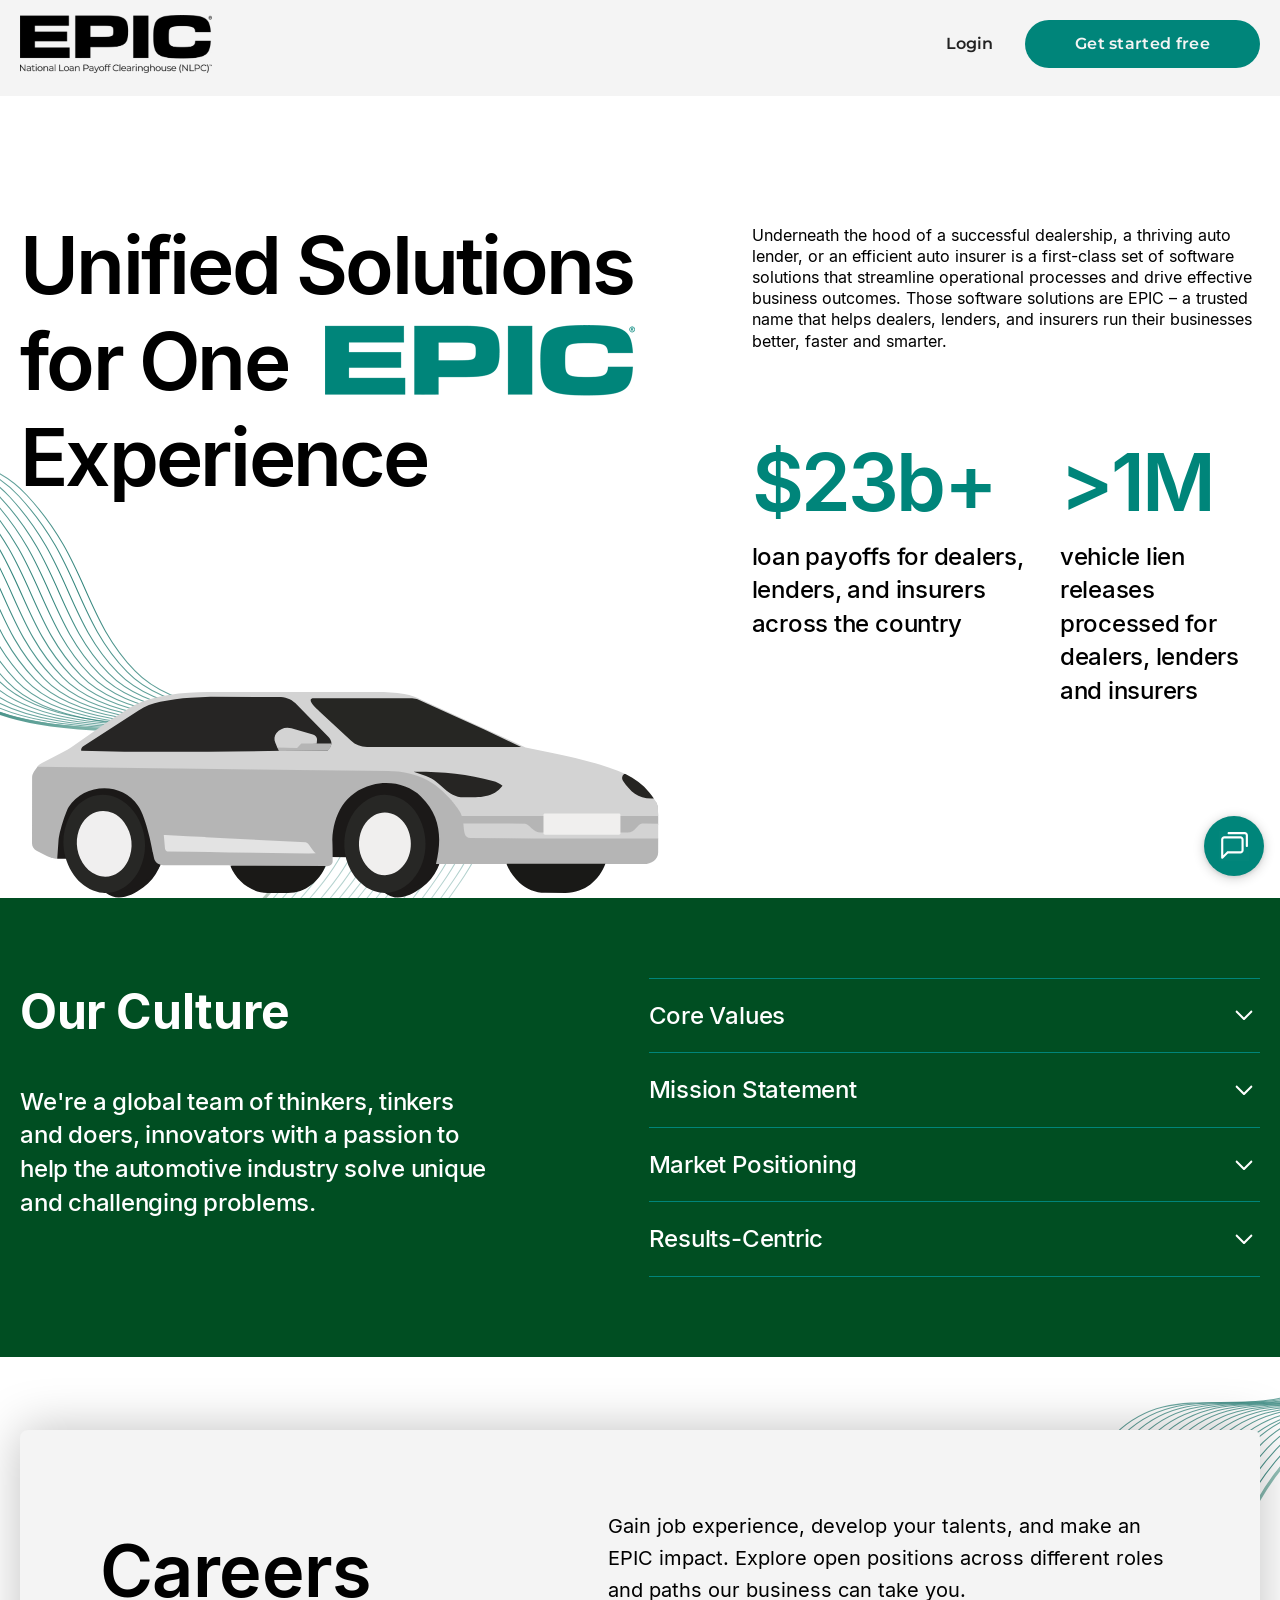
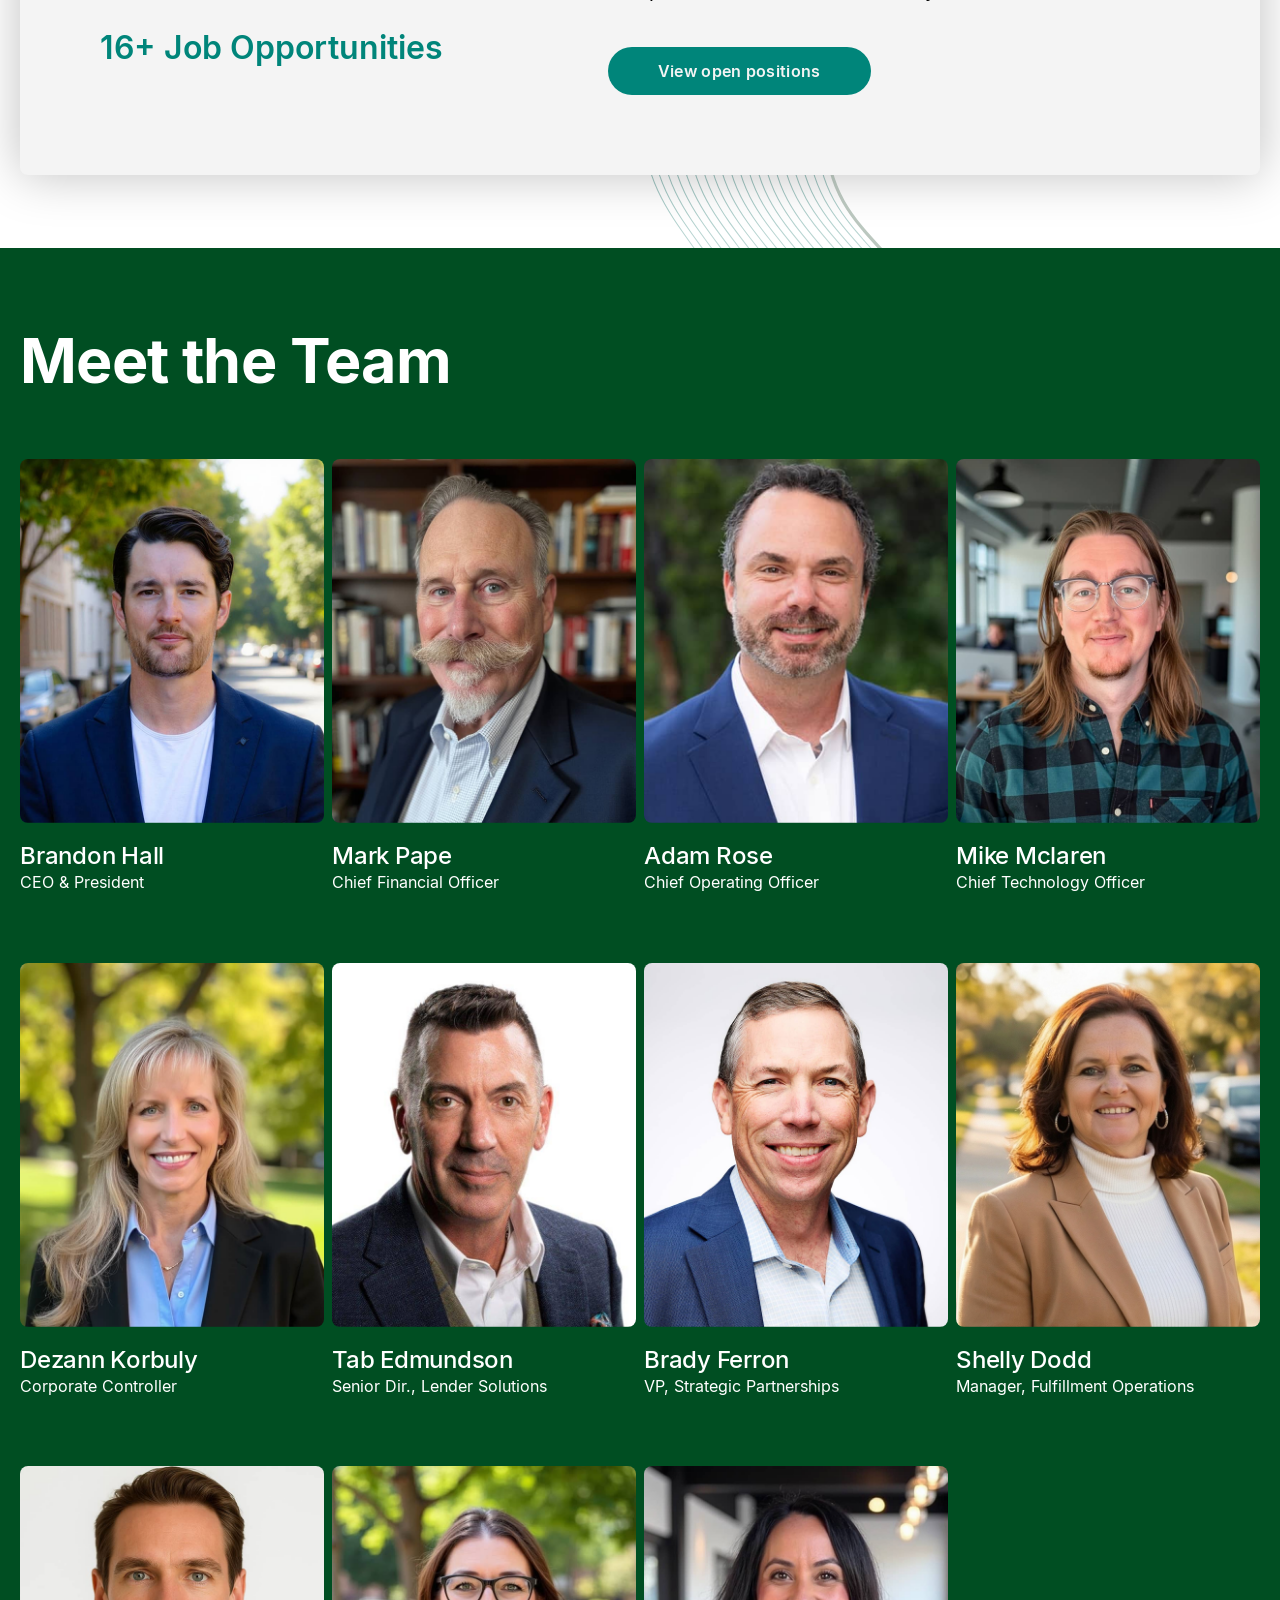
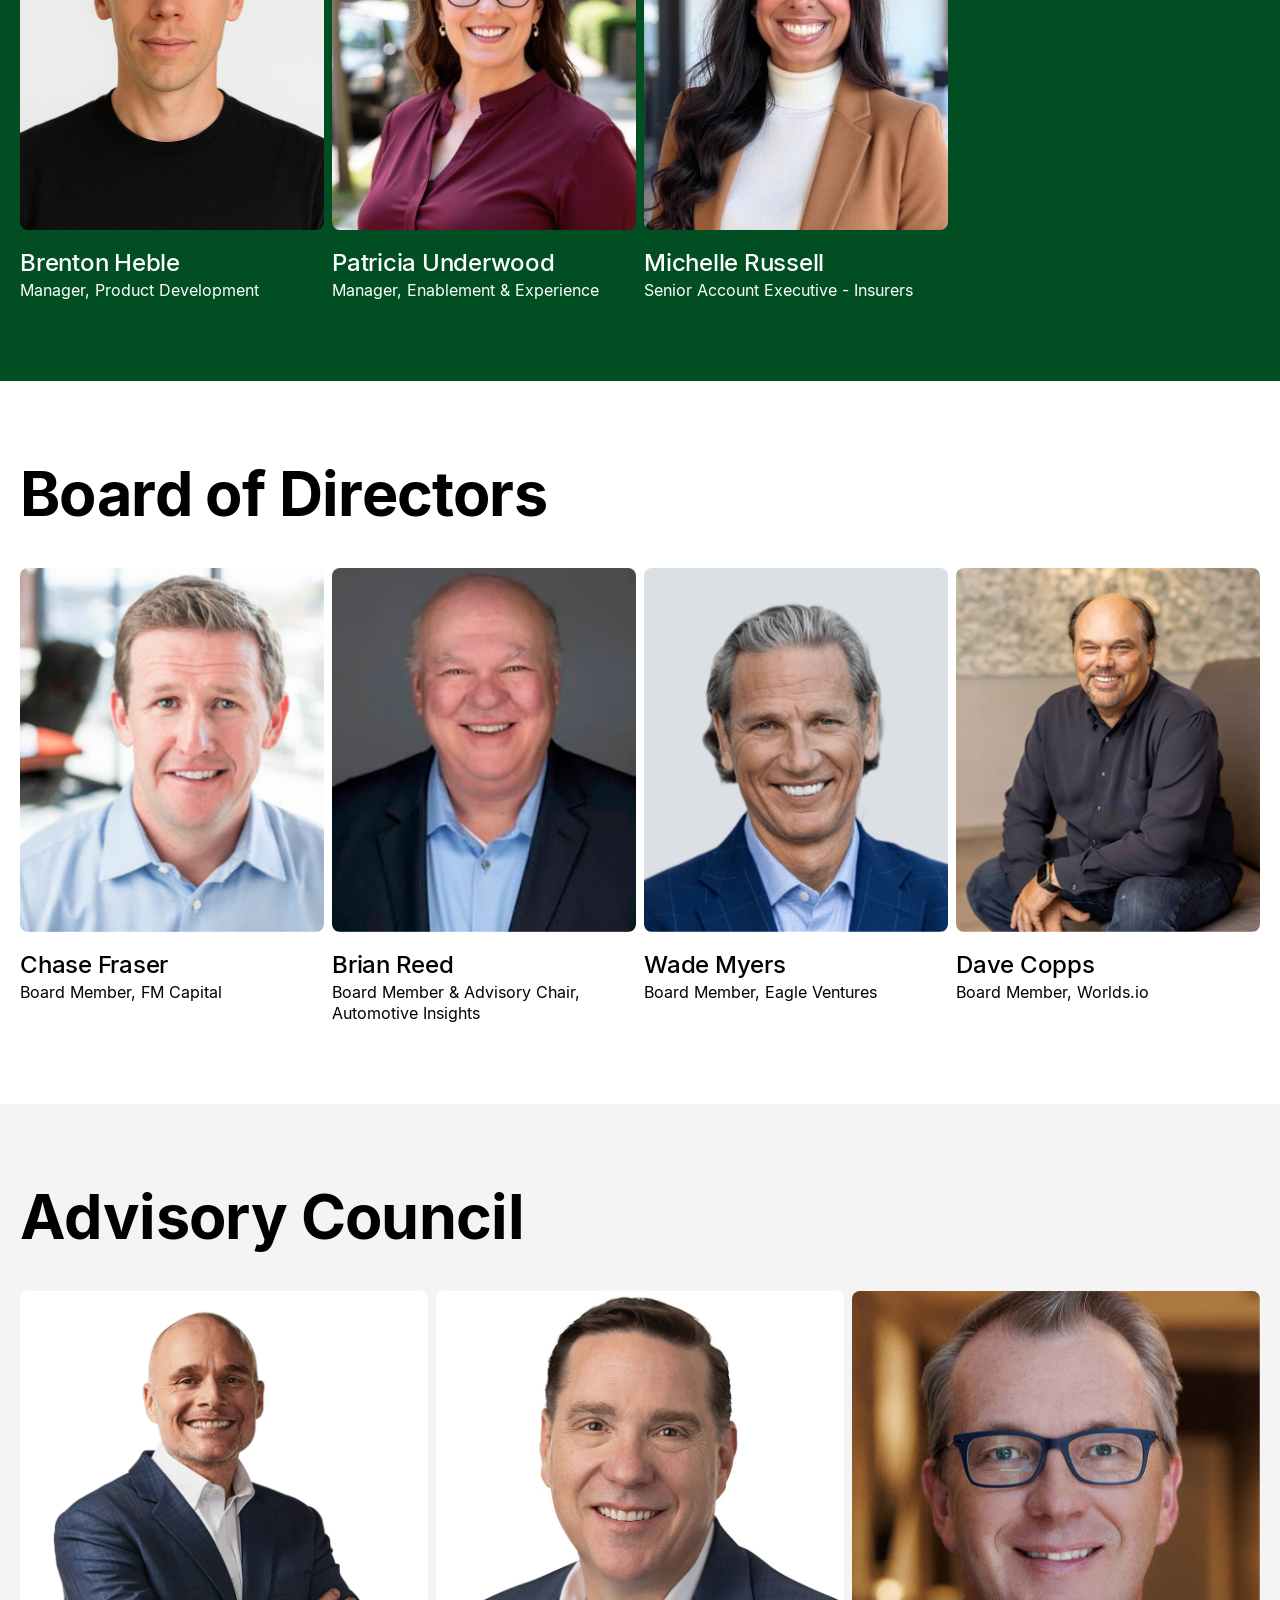
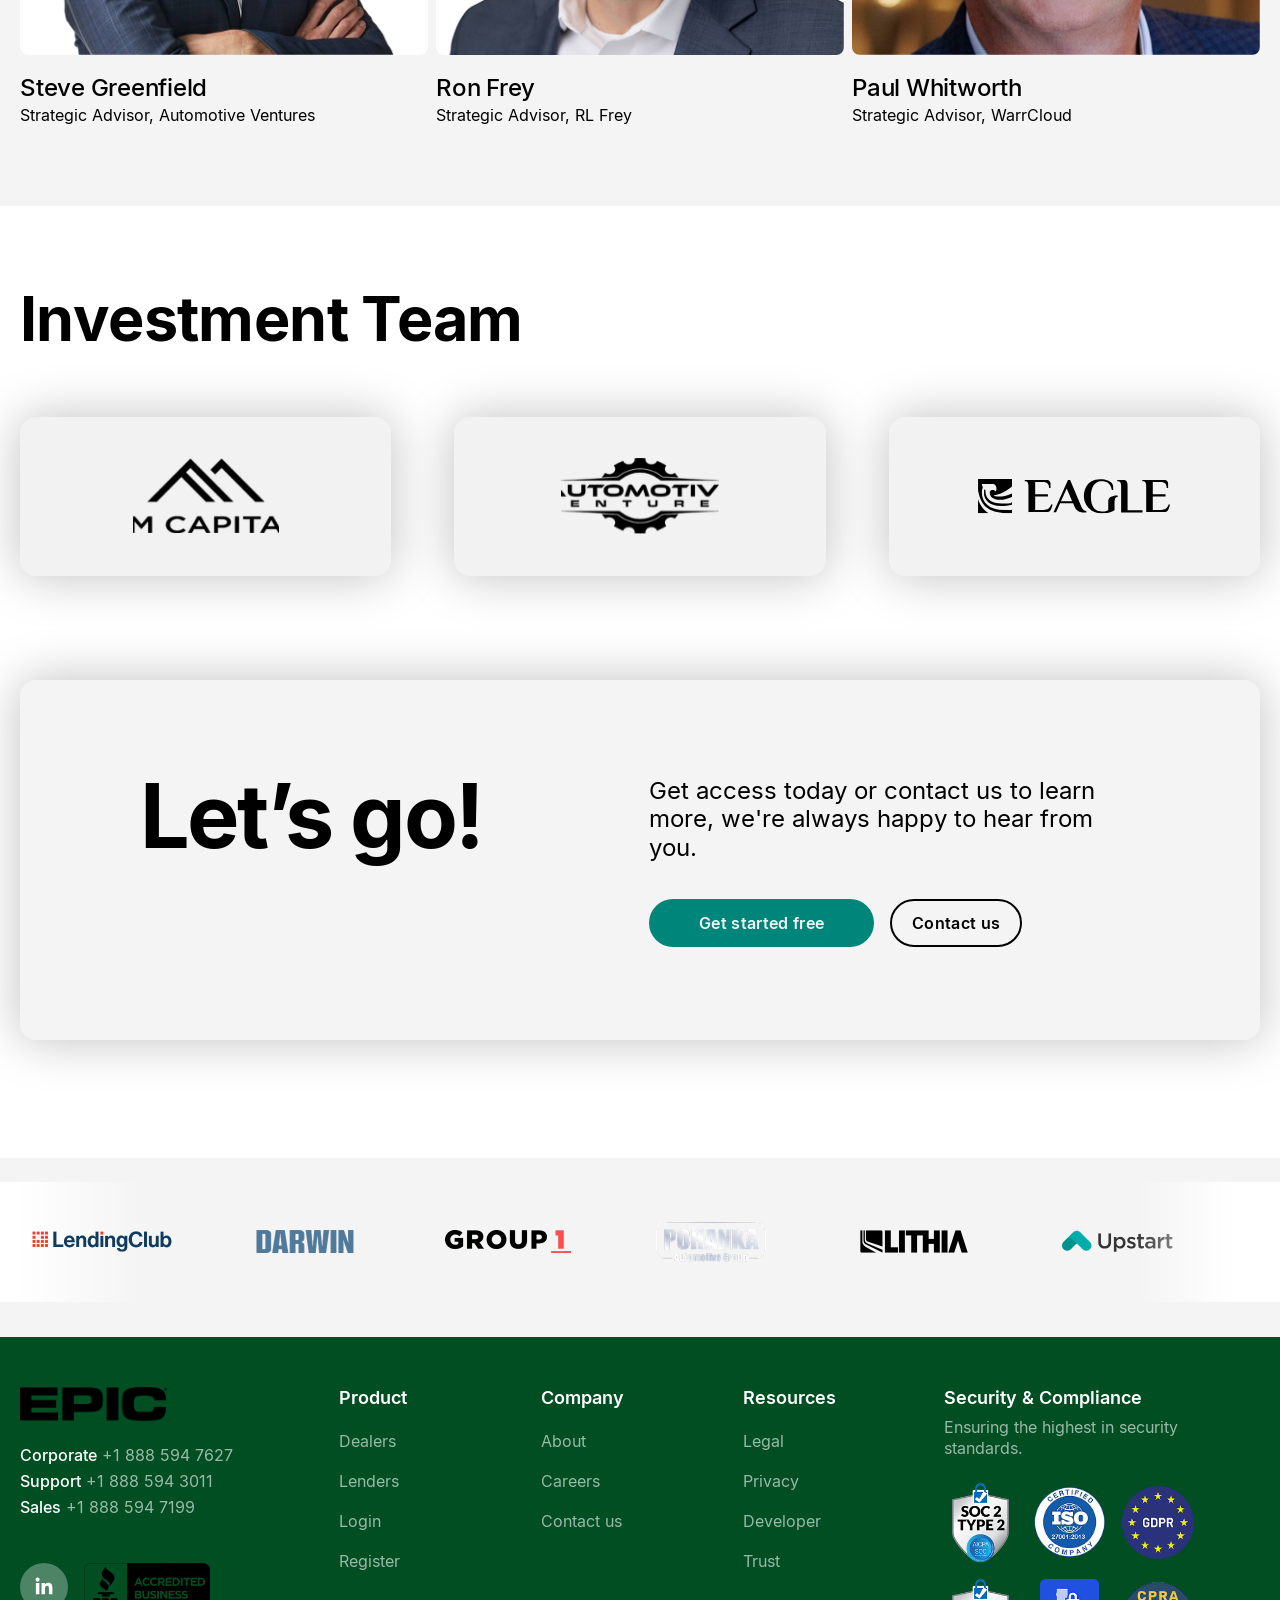
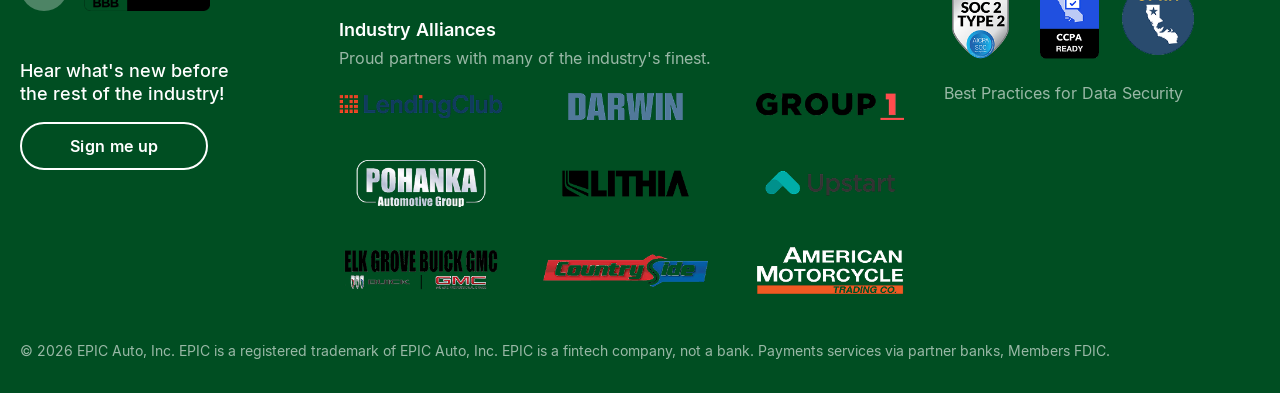
<file: about.html>
<!DOCTYPE html>
<html lang="en">

<head>
    <meta charset="UTF-8">
    <meta name="viewport" content="width=device-width, initial-scale=1.0">
    <title>About | EPIC</title>
    <link rel="stylesheet" href="assets/css/bootstrap.min.css">
    <link rel="stylesheet" href="assets/css/slick.css">
    <link rel="stylesheet" href="assets/css/fonts.css">
    <link rel="stylesheet" href="assets/css/main.css">
    <link rel="stylesheet" href="assets/css/media-queries.css">
</head>

<body>
    <header class="header-site bg-gray position-fixed top-0 start-0 w-100">
        <div class="cs-container">
            <div class="header-inner d-flex justify-content-between align-items-center">

                <a href="#" class="header-logo d-block">
                    <img src="assets/images/logo.png" alt="">
                </a>

                <div class="header-actions d-flex align-items-center">
                    <a href="#" class="header-login font-montserrat fw-semibold">
                        Login
                    </a>

                    <a href="#" class="btn btn-primary">
                        Get started free
                    </a>
                </div>

                <button class="header-toggle" type="button" aria-label="Toggle navigation" aria-expanded="false">
                    <span></span>
                    <span></span>
                    <span></span>
                </button>

            </div>

            <div class="header-mobile-menu">
                <div class="header-mobile-menu__inner">

                    <a href="#" class="header-login font-montserrat fw-semibold">
                        Login
                    </a>

                    <a href="#" class="btn btn-primary">
                        Get started free
                    </a>

                </div>
            </div>

        </div>
    </header>
    <main id="main">
        <section class="about-hero-sec overflow-hidden position-relative">
            <div class="cs-container cs-container-lg">
                <div class="about-hero__inner d-flex flex-column flex-lg-row flex-wrap gap-3 position-relative">
                    <img class="about-hero__deco pe-none" src="assets/images/image-deco.svg" alt="">
                    <img class="about-hero__car pe-none" src="assets/images/car-image.svg" alt="">
                    <div class="about-hero__left position-relative ">
                        <h1 class="about-hero__heading text-header-1 fw-semibold ">
                            Unified Solutions for One
                            <div class="cs-heading-image d-inline-block position-relative">
                                <img src="assets/images/logo-epic.png" alt="">
                            </div>
                            Experience
                        </h1>
                    </div>
                    <div class="about-hero__right position-relative ">
                        <div class="about-hero__desc body-text">
                            <p>Underneath the hood of a successful dealership, a thriving auto lender, or an efficient
                                auto insurer is a first-class set of software solutions that streamline operational
                                processes and drive effective business outcomes. Those software solutions are EPIC – a
                                trusted name that helps dealers, lenders, and insurers run their businesses better,
                                faster and smarter.</p>
                        </div>
                        <div class="about-hero__stats">
                            <div class="about-hero__stat-item">
                                <div class="item-value text-header-1 fw-semibold text-capitalize text-primary">$23b+
                                </div>
                                <div class="item-label fw-medium">loan payoffs for dealers, lenders, and insurers across
                                    the
                                    country</div>
                            </div>
                            <div class="about-hero__stat-item">
                                <div class="item-value text-header-1 fw-semibold text-capitalize text-primary">>1M</div>
                                <div class="item-label fw-medium">vehicle lien releases processed for dealers, lenders
                                    and insurers</div>
                            </div>
                        </div>
                    </div>
                </div>
            </div>
        </section>
        <section class="about-culture-sec section-padding bg-dark-green text-white">
            <div class="cs-container cs-container-lg">
                <div class="about-culture__inner d-flex flex-column flex-md-row flex-wrap">
                    <div class="about-culture__left">
                        <h2 class="text-header-2 about-culture__heading fw-bold">Our Culture</h2>
                        <div class="about-culture__desc fw-medium text-header-4">
                            <p>We're a global team of thinkers, tinkers and doers, innovators with a passion to help the
                                automotive industry solve unique and challenging problems.</p>
                        </div>
                    </div>
                    <div class="about-culture__right">
                        <div class="faq-list">

                            <div class="faq-item">
                                <button class="faq-question" type="button">
                                    <span>Core Values</span>
                                    <span class="faq-icon">
                                        <img src="assets/images/arrow-down-faq.svg" alt="">
                                    </span>
                                </button>

                                <div class="faq-answer">
                                    <div class="faq-answer-inner">
                                        <p>
                                            Lorem ipsum dolor sit amet consectetur adipisicing elit. Ab, impedit.
                                        </p>
                                    </div>
                                </div>
                            </div>

                            <div class="faq-item">
                                <button class="faq-question" type="button">
                                    <span>Mission Statement</span>
                                    <span class="faq-icon">
                                        <img src="assets/images/arrow-down-faq.svg" alt="">
                                    </span>
                                </button>

                                <div class="faq-answer">
                                    <div class="faq-answer-inner">
                                        <p>
                                            Lorem ipsum dolor sit amet consectetur adipisicing elit. Dolorem, sapiente!
                                        </p>
                                    </div>
                                </div>
                            </div>

                            <div class="faq-item">
                                <button class="faq-question" type="button">
                                    <span>Market Positioning</span>
                                    <span class="faq-icon">
                                        <img src="assets/images/arrow-down-faq.svg" alt="">
                                    </span>
                                </button>

                                <div class="faq-answer">
                                    <div class="faq-answer-inner">
                                        <p>
                                            Lorem ipsum dolor sit amet, consectetur adipisicing elit. Magni, harum.
                                        </p>
                                    </div>
                                </div>
                            </div>

                            <div class="faq-item">
                                <button class="faq-question" type="button">
                                    <span>Results-Centric</span>
                                    <span class="faq-icon">
                                        <img src="assets/images/arrow-down-faq.svg" alt="">
                                    </span>
                                </button>

                                <div class="faq-answer">
                                    <div class="faq-answer-inner">
                                        <p>
                                            Lorem ipsum dolor sit amet consectetur adipisicing elit. Quis, voluptatum?
                                        </p>
                                    </div>
                                </div>
                            </div>

                        </div>
                    </div>
                </div>
            </div>
        </section>
        <section class="about-careers-sec position-relative overflow-hidden">
            <img src="assets/images/image-deco.svg" alt="" class="about-careers__deco pe-none">
            <div class="cs-container">
                <div
                    class="about-careers__box position-relative z-2 d-flex flex-column flex-md-row flex-wrap align-items-md-center mx-auto bg-gray rounded-3 overflow-hidden">
                    <div class="box-left">
                        <h2 class="about-careers__heading fw-semibold">Careers</h2>
                        <div class="text-header-3 fw-semibold text-primary about-careers__subheading">16+ Job
                            Opportunities</div>
                    </div>
                    <div class="box-right">
                        <div class="about-careers__desc">
                            <p>Gain job experience, develop your talents, and make an
                                EPIC impact. Explore open positions across different roles
                                and paths our business can take you.</p>
                        </div>
                        <a href="#" class="btn btn-primary about-careers__btn">View open positions</a>
                    </div>
                </div>
            </div>
        </section>
        <section class="about-teams-sec section-padding text-white bg-dark-green">
            <div class="cs-container">
                <h2 class="section-heading fw-bold">Meet the Team</h2>
                <div class="about-teams__list">
                    <a href="#" class="about-teams__card">
                        <div class="card-image">
                            <img src="assets/images/team-1.png" alt="">
                            <div class="card-link">
                                <span>Read bio</span>
                                <svg width="12" height="12" viewBox="0 0 12 12" fill="none"
                                    xmlns="http://www.w3.org/2000/svg">
                                    <path
                                        d="M8.64798 6.39795L4.89798 10.1479C4.79231 10.2536 4.64898 10.313 4.49954 10.313C4.3501 10.313 4.20678 10.2536 4.1011 10.1479C3.99543 10.0423 3.93607 9.89895 3.93607 9.74951C3.93607 9.60007 3.99543 9.45675 4.1011 9.35107L7.45313 5.99998L4.10204 2.64795C4.04972 2.59562 4.00821 2.53351 3.9799 2.46514C3.95158 2.39678 3.937 2.32351 3.937 2.24951C3.937 2.17551 3.95158 2.10224 3.9799 2.03388C4.00821 1.96551 4.04972 1.9034 4.10204 1.85107C4.15437 1.79875 4.21648 1.75724 4.28485 1.72893C4.35321 1.70061 4.42648 1.68604 4.50048 1.68604C4.57448 1.68604 4.64775 1.70061 4.71611 1.72893C4.78448 1.75724 4.84659 1.79875 4.89892 1.85107L8.64892 5.60107C8.70129 5.65339 8.74283 5.71554 8.77114 5.78394C8.79945 5.85235 8.81398 5.92567 8.81389 5.99971C8.8138 6.07374 8.7991 6.14703 8.77063 6.21537C8.74216 6.2837 8.70048 6.34575 8.64798 6.39795Z"
                                        fill="currentColor" />
                                </svg>
                            </div>
                        </div>
                        <div class="card-content">
                            <h3 class="text-header-4 card-title">Brandon Hall</h3>
                            <div class="body-text card-role">CEO & President</div>
                        </div>
                    </a>
                    <a href="#" class="about-teams__card">
                        <div class="card-image">
                            <img src="assets/images/team-2.png" alt="">
                            <div class="card-link">
                                <span>Read bio</span>
                                <svg width="12" height="12" viewBox="0 0 12 12" fill="none"
                                    xmlns="http://www.w3.org/2000/svg">
                                    <path
                                        d="M8.64798 6.39795L4.89798 10.1479C4.79231 10.2536 4.64898 10.313 4.49954 10.313C4.3501 10.313 4.20678 10.2536 4.1011 10.1479C3.99543 10.0423 3.93607 9.89895 3.93607 9.74951C3.93607 9.60007 3.99543 9.45675 4.1011 9.35107L7.45313 5.99998L4.10204 2.64795C4.04972 2.59562 4.00821 2.53351 3.9799 2.46514C3.95158 2.39678 3.937 2.32351 3.937 2.24951C3.937 2.17551 3.95158 2.10224 3.9799 2.03388C4.00821 1.96551 4.04972 1.9034 4.10204 1.85107C4.15437 1.79875 4.21648 1.75724 4.28485 1.72893C4.35321 1.70061 4.42648 1.68604 4.50048 1.68604C4.57448 1.68604 4.64775 1.70061 4.71611 1.72893C4.78448 1.75724 4.84659 1.79875 4.89892 1.85107L8.64892 5.60107C8.70129 5.65339 8.74283 5.71554 8.77114 5.78394C8.79945 5.85235 8.81398 5.92567 8.81389 5.99971C8.8138 6.07374 8.7991 6.14703 8.77063 6.21537C8.74216 6.2837 8.70048 6.34575 8.64798 6.39795Z"
                                        fill="currentColor" />
                                </svg>
                            </div>
                        </div>
                        <div class="card-content">
                            <h3 class="text-header-4 card-title">Mark Pape</h3>
                            <div class="body-text card-role">Chief Financial Officer</div>
                        </div>
                    </a>
                    <a href="#" class="about-teams__card">
                        <div class="card-image">
                            <img src="assets/images/team-3.png" alt="">
                            <div class="card-link">
                                <span>Read bio</span>
                                <svg width="12" height="12" viewBox="0 0 12 12" fill="none"
                                    xmlns="http://www.w3.org/2000/svg">
                                    <path
                                        d="M8.64798 6.39795L4.89798 10.1479C4.79231 10.2536 4.64898 10.313 4.49954 10.313C4.3501 10.313 4.20678 10.2536 4.1011 10.1479C3.99543 10.0423 3.93607 9.89895 3.93607 9.74951C3.93607 9.60007 3.99543 9.45675 4.1011 9.35107L7.45313 5.99998L4.10204 2.64795C4.04972 2.59562 4.00821 2.53351 3.9799 2.46514C3.95158 2.39678 3.937 2.32351 3.937 2.24951C3.937 2.17551 3.95158 2.10224 3.9799 2.03388C4.00821 1.96551 4.04972 1.9034 4.10204 1.85107C4.15437 1.79875 4.21648 1.75724 4.28485 1.72893C4.35321 1.70061 4.42648 1.68604 4.50048 1.68604C4.57448 1.68604 4.64775 1.70061 4.71611 1.72893C4.78448 1.75724 4.84659 1.79875 4.89892 1.85107L8.64892 5.60107C8.70129 5.65339 8.74283 5.71554 8.77114 5.78394C8.79945 5.85235 8.81398 5.92567 8.81389 5.99971C8.8138 6.07374 8.7991 6.14703 8.77063 6.21537C8.74216 6.2837 8.70048 6.34575 8.64798 6.39795Z"
                                        fill="currentColor" />
                                </svg>
                            </div>
                        </div>
                        <div class="card-content">
                            <h3 class="text-header-4 card-title">Adam Rose</h3>
                            <div class="body-text card-role">Chief Operating Officer</div>
                        </div>
                    </a>
                    <a href="#" class="about-teams__card">
                        <div class="card-image">
                            <img src="assets/images/team-4.png" alt="">
                            <div class="card-link">
                                <span>Read bio</span>
                                <svg width="12" height="12" viewBox="0 0 12 12" fill="none"
                                    xmlns="http://www.w3.org/2000/svg">
                                    <path
                                        d="M8.64798 6.39795L4.89798 10.1479C4.79231 10.2536 4.64898 10.313 4.49954 10.313C4.3501 10.313 4.20678 10.2536 4.1011 10.1479C3.99543 10.0423 3.93607 9.89895 3.93607 9.74951C3.93607 9.60007 3.99543 9.45675 4.1011 9.35107L7.45313 5.99998L4.10204 2.64795C4.04972 2.59562 4.00821 2.53351 3.9799 2.46514C3.95158 2.39678 3.937 2.32351 3.937 2.24951C3.937 2.17551 3.95158 2.10224 3.9799 2.03388C4.00821 1.96551 4.04972 1.9034 4.10204 1.85107C4.15437 1.79875 4.21648 1.75724 4.28485 1.72893C4.35321 1.70061 4.42648 1.68604 4.50048 1.68604C4.57448 1.68604 4.64775 1.70061 4.71611 1.72893C4.78448 1.75724 4.84659 1.79875 4.89892 1.85107L8.64892 5.60107C8.70129 5.65339 8.74283 5.71554 8.77114 5.78394C8.79945 5.85235 8.81398 5.92567 8.81389 5.99971C8.8138 6.07374 8.7991 6.14703 8.77063 6.21537C8.74216 6.2837 8.70048 6.34575 8.64798 6.39795Z"
                                        fill="currentColor" />
                                </svg>
                            </div>
                        </div>
                        <div class="card-content">
                            <h3 class="text-header-4 card-title">Mike Mclaren</h3>
                            <div class="body-text card-role">Chief Technology Officer</div>
                        </div>
                    </a>
                    <a href="#" class="about-teams__card">
                        <div class="card-image">
                            <img src="assets/images/team-5.png" alt="">
                            <div class="card-link">
                                <span>Read bio</span>
                                <svg width="12" height="12" viewBox="0 0 12 12" fill="none"
                                    xmlns="http://www.w3.org/2000/svg">
                                    <path
                                        d="M8.64798 6.39795L4.89798 10.1479C4.79231 10.2536 4.64898 10.313 4.49954 10.313C4.3501 10.313 4.20678 10.2536 4.1011 10.1479C3.99543 10.0423 3.93607 9.89895 3.93607 9.74951C3.93607 9.60007 3.99543 9.45675 4.1011 9.35107L7.45313 5.99998L4.10204 2.64795C4.04972 2.59562 4.00821 2.53351 3.9799 2.46514C3.95158 2.39678 3.937 2.32351 3.937 2.24951C3.937 2.17551 3.95158 2.10224 3.9799 2.03388C4.00821 1.96551 4.04972 1.9034 4.10204 1.85107C4.15437 1.79875 4.21648 1.75724 4.28485 1.72893C4.35321 1.70061 4.42648 1.68604 4.50048 1.68604C4.57448 1.68604 4.64775 1.70061 4.71611 1.72893C4.78448 1.75724 4.84659 1.79875 4.89892 1.85107L8.64892 5.60107C8.70129 5.65339 8.74283 5.71554 8.77114 5.78394C8.79945 5.85235 8.81398 5.92567 8.81389 5.99971C8.8138 6.07374 8.7991 6.14703 8.77063 6.21537C8.74216 6.2837 8.70048 6.34575 8.64798 6.39795Z"
                                        fill="currentColor" />
                                </svg>
                            </div>
                        </div>
                        <div class="card-content">
                            <h3 class="text-header-4 card-title">Dezann Korbuly</h3>
                            <div class="body-text card-role">Corporate Controller</div>
                        </div>
                    </a>
                    <a href="#" class="about-teams__card">
                        <div class="card-image">
                            <img src="assets/images/team-6.png" alt="">
                            <div class="card-link">
                                <span>Read bio</span>
                                <svg width="12" height="12" viewBox="0 0 12 12" fill="none"
                                    xmlns="http://www.w3.org/2000/svg">
                                    <path
                                        d="M8.64798 6.39795L4.89798 10.1479C4.79231 10.2536 4.64898 10.313 4.49954 10.313C4.3501 10.313 4.20678 10.2536 4.1011 10.1479C3.99543 10.0423 3.93607 9.89895 3.93607 9.74951C3.93607 9.60007 3.99543 9.45675 4.1011 9.35107L7.45313 5.99998L4.10204 2.64795C4.04972 2.59562 4.00821 2.53351 3.9799 2.46514C3.95158 2.39678 3.937 2.32351 3.937 2.24951C3.937 2.17551 3.95158 2.10224 3.9799 2.03388C4.00821 1.96551 4.04972 1.9034 4.10204 1.85107C4.15437 1.79875 4.21648 1.75724 4.28485 1.72893C4.35321 1.70061 4.42648 1.68604 4.50048 1.68604C4.57448 1.68604 4.64775 1.70061 4.71611 1.72893C4.78448 1.75724 4.84659 1.79875 4.89892 1.85107L8.64892 5.60107C8.70129 5.65339 8.74283 5.71554 8.77114 5.78394C8.79945 5.85235 8.81398 5.92567 8.81389 5.99971C8.8138 6.07374 8.7991 6.14703 8.77063 6.21537C8.74216 6.2837 8.70048 6.34575 8.64798 6.39795Z"
                                        fill="currentColor" />
                                </svg>
                            </div>
                        </div>
                        <div class="card-content">
                            <h3 class="text-header-4 card-title">Tab Edmundson</h3>
                            <div class="body-text card-role">Senior Dir., Lender Solutions</div>
                        </div>
                    </a>
                    <a href="#" class="about-teams__card">
                        <div class="card-image">
                            <img src="assets/images/team-7.png" alt="">
                            <div class="card-link">
                                <span>Read bio</span>
                                <svg width="12" height="12" viewBox="0 0 12 12" fill="none"
                                    xmlns="http://www.w3.org/2000/svg">
                                    <path
                                        d="M8.64798 6.39795L4.89798 10.1479C4.79231 10.2536 4.64898 10.313 4.49954 10.313C4.3501 10.313 4.20678 10.2536 4.1011 10.1479C3.99543 10.0423 3.93607 9.89895 3.93607 9.74951C3.93607 9.60007 3.99543 9.45675 4.1011 9.35107L7.45313 5.99998L4.10204 2.64795C4.04972 2.59562 4.00821 2.53351 3.9799 2.46514C3.95158 2.39678 3.937 2.32351 3.937 2.24951C3.937 2.17551 3.95158 2.10224 3.9799 2.03388C4.00821 1.96551 4.04972 1.9034 4.10204 1.85107C4.15437 1.79875 4.21648 1.75724 4.28485 1.72893C4.35321 1.70061 4.42648 1.68604 4.50048 1.68604C4.57448 1.68604 4.64775 1.70061 4.71611 1.72893C4.78448 1.75724 4.84659 1.79875 4.89892 1.85107L8.64892 5.60107C8.70129 5.65339 8.74283 5.71554 8.77114 5.78394C8.79945 5.85235 8.81398 5.92567 8.81389 5.99971C8.8138 6.07374 8.7991 6.14703 8.77063 6.21537C8.74216 6.2837 8.70048 6.34575 8.64798 6.39795Z"
                                        fill="currentColor" />
                                </svg>
                            </div>
                        </div>
                        <div class="card-content">
                            <h3 class="text-header-4 card-title">Brady Ferron</h3>
                            <div class="body-text card-role">VP, Strategic Partnerships</div>
                        </div>
                    </a>
                    <a href="#" class="about-teams__card">
                        <div class="card-image">
                            <img src="assets/images/team-8.png" alt="">
                            <div class="card-link">
                                <span>Read bio</span>
                                <svg width="12" height="12" viewBox="0 0 12 12" fill="none"
                                    xmlns="http://www.w3.org/2000/svg">
                                    <path
                                        d="M8.64798 6.39795L4.89798 10.1479C4.79231 10.2536 4.64898 10.313 4.49954 10.313C4.3501 10.313 4.20678 10.2536 4.1011 10.1479C3.99543 10.0423 3.93607 9.89895 3.93607 9.74951C3.93607 9.60007 3.99543 9.45675 4.1011 9.35107L7.45313 5.99998L4.10204 2.64795C4.04972 2.59562 4.00821 2.53351 3.9799 2.46514C3.95158 2.39678 3.937 2.32351 3.937 2.24951C3.937 2.17551 3.95158 2.10224 3.9799 2.03388C4.00821 1.96551 4.04972 1.9034 4.10204 1.85107C4.15437 1.79875 4.21648 1.75724 4.28485 1.72893C4.35321 1.70061 4.42648 1.68604 4.50048 1.68604C4.57448 1.68604 4.64775 1.70061 4.71611 1.72893C4.78448 1.75724 4.84659 1.79875 4.89892 1.85107L8.64892 5.60107C8.70129 5.65339 8.74283 5.71554 8.77114 5.78394C8.79945 5.85235 8.81398 5.92567 8.81389 5.99971C8.8138 6.07374 8.7991 6.14703 8.77063 6.21537C8.74216 6.2837 8.70048 6.34575 8.64798 6.39795Z"
                                        fill="currentColor" />
                                </svg>
                            </div>
                        </div>
                        <div class="card-content">
                            <h3 class="text-header-4 card-title">Shelly Dodd</h3>
                            <div class="body-text card-role">Manager, Fulfillment Operations</div>
                        </div>
                    </a>
                    <a href="#" class="about-teams__card">
                        <div class="card-image">
                            <img src="assets/images/team-9.png" alt="">
                            <div class="card-link">
                                <span>Read bio</span>
                                <svg width="12" height="12" viewBox="0 0 12 12" fill="none"
                                    xmlns="http://www.w3.org/2000/svg">
                                    <path
                                        d="M8.64798 6.39795L4.89798 10.1479C4.79231 10.2536 4.64898 10.313 4.49954 10.313C4.3501 10.313 4.20678 10.2536 4.1011 10.1479C3.99543 10.0423 3.93607 9.89895 3.93607 9.74951C3.93607 9.60007 3.99543 9.45675 4.1011 9.35107L7.45313 5.99998L4.10204 2.64795C4.04972 2.59562 4.00821 2.53351 3.9799 2.46514C3.95158 2.39678 3.937 2.32351 3.937 2.24951C3.937 2.17551 3.95158 2.10224 3.9799 2.03388C4.00821 1.96551 4.04972 1.9034 4.10204 1.85107C4.15437 1.79875 4.21648 1.75724 4.28485 1.72893C4.35321 1.70061 4.42648 1.68604 4.50048 1.68604C4.57448 1.68604 4.64775 1.70061 4.71611 1.72893C4.78448 1.75724 4.84659 1.79875 4.89892 1.85107L8.64892 5.60107C8.70129 5.65339 8.74283 5.71554 8.77114 5.78394C8.79945 5.85235 8.81398 5.92567 8.81389 5.99971C8.8138 6.07374 8.7991 6.14703 8.77063 6.21537C8.74216 6.2837 8.70048 6.34575 8.64798 6.39795Z"
                                        fill="currentColor" />
                                </svg>
                            </div>
                        </div>
                        <div class="card-content">
                            <h3 class="text-header-4 card-title">Brenton Heble</h3>
                            <div class="body-text card-role">Manager, Product Development</div>
                        </div>
                    </a>
                    <a href="#" class="about-teams__card">
                        <div class="card-image">
                            <img src="assets/images/team-10.png" alt="">
                            <div class="card-link">
                                <span>Read bio</span>
                                <svg width="12" height="12" viewBox="0 0 12 12" fill="none"
                                    xmlns="http://www.w3.org/2000/svg">
                                    <path
                                        d="M8.64798 6.39795L4.89798 10.1479C4.79231 10.2536 4.64898 10.313 4.49954 10.313C4.3501 10.313 4.20678 10.2536 4.1011 10.1479C3.99543 10.0423 3.93607 9.89895 3.93607 9.74951C3.93607 9.60007 3.99543 9.45675 4.1011 9.35107L7.45313 5.99998L4.10204 2.64795C4.04972 2.59562 4.00821 2.53351 3.9799 2.46514C3.95158 2.39678 3.937 2.32351 3.937 2.24951C3.937 2.17551 3.95158 2.10224 3.9799 2.03388C4.00821 1.96551 4.04972 1.9034 4.10204 1.85107C4.15437 1.79875 4.21648 1.75724 4.28485 1.72893C4.35321 1.70061 4.42648 1.68604 4.50048 1.68604C4.57448 1.68604 4.64775 1.70061 4.71611 1.72893C4.78448 1.75724 4.84659 1.79875 4.89892 1.85107L8.64892 5.60107C8.70129 5.65339 8.74283 5.71554 8.77114 5.78394C8.79945 5.85235 8.81398 5.92567 8.81389 5.99971C8.8138 6.07374 8.7991 6.14703 8.77063 6.21537C8.74216 6.2837 8.70048 6.34575 8.64798 6.39795Z"
                                        fill="currentColor" />
                                </svg>
                            </div>
                        </div>
                        <div class="card-content">
                            <h3 class="text-header-4 card-title">Patricia Underwood</h3>
                            <div class="body-text card-role">Manager, Enablement & Experience</div>
                        </div>
                    </a>
                    <a href="#" class="about-teams__card">
                        <div class="card-image">
                            <img src="assets/images/team-11.png" alt="">
                            <div class="card-link">
                                <span>Read bio</span>
                                <svg width="12" height="12" viewBox="0 0 12 12" fill="none"
                                    xmlns="http://www.w3.org/2000/svg">
                                    <path
                                        d="M8.64798 6.39795L4.89798 10.1479C4.79231 10.2536 4.64898 10.313 4.49954 10.313C4.3501 10.313 4.20678 10.2536 4.1011 10.1479C3.99543 10.0423 3.93607 9.89895 3.93607 9.74951C3.93607 9.60007 3.99543 9.45675 4.1011 9.35107L7.45313 5.99998L4.10204 2.64795C4.04972 2.59562 4.00821 2.53351 3.9799 2.46514C3.95158 2.39678 3.937 2.32351 3.937 2.24951C3.937 2.17551 3.95158 2.10224 3.9799 2.03388C4.00821 1.96551 4.04972 1.9034 4.10204 1.85107C4.15437 1.79875 4.21648 1.75724 4.28485 1.72893C4.35321 1.70061 4.42648 1.68604 4.50048 1.68604C4.57448 1.68604 4.64775 1.70061 4.71611 1.72893C4.78448 1.75724 4.84659 1.79875 4.89892 1.85107L8.64892 5.60107C8.70129 5.65339 8.74283 5.71554 8.77114 5.78394C8.79945 5.85235 8.81398 5.92567 8.81389 5.99971C8.8138 6.07374 8.7991 6.14703 8.77063 6.21537C8.74216 6.2837 8.70048 6.34575 8.64798 6.39795Z"
                                        fill="currentColor" />
                                </svg>
                            </div>
                        </div>
                        <div class="card-content">
                            <h3 class="text-header-4 card-title">Michelle Russell</h3>
                            <div class="body-text card-role">Senior Account Executive - Insurers</div>
                        </div>
                    </a>
                </div>
            </div>
        </section>
        <section class="board-directors-sec section-padding">
            <div class="cs-container">
                <h2 class="section-heading  fw-bold">Board of Directors</h2>
                <div class="about-teams__list">
                    <a href="#" class="about-teams__card">
                        <div class="card-image">
                            <img src="assets/images/board-directors-1.png" alt="">
                            <div class="card-link">
                                <span>Read bio</span>
                                <svg width="12" height="12" viewBox="0 0 12 12" fill="none"
                                    xmlns="http://www.w3.org/2000/svg">
                                    <path
                                        d="M8.64798 6.39795L4.89798 10.1479C4.79231 10.2536 4.64898 10.313 4.49954 10.313C4.3501 10.313 4.20678 10.2536 4.1011 10.1479C3.99543 10.0423 3.93607 9.89895 3.93607 9.74951C3.93607 9.60007 3.99543 9.45675 4.1011 9.35107L7.45313 5.99998L4.10204 2.64795C4.04972 2.59562 4.00821 2.53351 3.9799 2.46514C3.95158 2.39678 3.937 2.32351 3.937 2.24951C3.937 2.17551 3.95158 2.10224 3.9799 2.03388C4.00821 1.96551 4.04972 1.9034 4.10204 1.85107C4.15437 1.79875 4.21648 1.75724 4.28485 1.72893C4.35321 1.70061 4.42648 1.68604 4.50048 1.68604C4.57448 1.68604 4.64775 1.70061 4.71611 1.72893C4.78448 1.75724 4.84659 1.79875 4.89892 1.85107L8.64892 5.60107C8.70129 5.65339 8.74283 5.71554 8.77114 5.78394C8.79945 5.85235 8.81398 5.92567 8.81389 5.99971C8.8138 6.07374 8.7991 6.14703 8.77063 6.21537C8.74216 6.2837 8.70048 6.34575 8.64798 6.39795Z"
                                        fill="currentColor" />
                                </svg>
                            </div>
                        </div>
                        <div class="card-content">
                            <h3 class="text-header-4 card-title">Chase Fraser</h3>
                            <div class="body-text card-role">Board Member, FM Capital</div>
                        </div>
                    </a>
                    <a href="#" class="about-teams__card">
                        <div class="card-image">
                            <img src="assets/images/board-directors-2.png" alt="">
                            <div class="card-link">
                                <span>Read bio</span>
                                <svg width="12" height="12" viewBox="0 0 12 12" fill="none"
                                    xmlns="http://www.w3.org/2000/svg">
                                    <path
                                        d="M8.64798 6.39795L4.89798 10.1479C4.79231 10.2536 4.64898 10.313 4.49954 10.313C4.3501 10.313 4.20678 10.2536 4.1011 10.1479C3.99543 10.0423 3.93607 9.89895 3.93607 9.74951C3.93607 9.60007 3.99543 9.45675 4.1011 9.35107L7.45313 5.99998L4.10204 2.64795C4.04972 2.59562 4.00821 2.53351 3.9799 2.46514C3.95158 2.39678 3.937 2.32351 3.937 2.24951C3.937 2.17551 3.95158 2.10224 3.9799 2.03388C4.00821 1.96551 4.04972 1.9034 4.10204 1.85107C4.15437 1.79875 4.21648 1.75724 4.28485 1.72893C4.35321 1.70061 4.42648 1.68604 4.50048 1.68604C4.57448 1.68604 4.64775 1.70061 4.71611 1.72893C4.78448 1.75724 4.84659 1.79875 4.89892 1.85107L8.64892 5.60107C8.70129 5.65339 8.74283 5.71554 8.77114 5.78394C8.79945 5.85235 8.81398 5.92567 8.81389 5.99971C8.8138 6.07374 8.7991 6.14703 8.77063 6.21537C8.74216 6.2837 8.70048 6.34575 8.64798 6.39795Z"
                                        fill="currentColor" />
                                </svg>
                            </div>
                        </div>
                        <div class="card-content">
                            <h3 class="text-header-4 card-title">Brian Reed</h3>
                            <div class="body-text card-role">Board Member & Advisory Chair,
                                Automotive Insights</div>
                        </div>
                    </a>
                    <a href="#" class="about-teams__card">
                        <div class="card-image">
                            <img src="assets/images/board-directors-3.png" alt="">
                            <div class="card-link">
                                <span>Read bio</span>
                                <svg width="12" height="12" viewBox="0 0 12 12" fill="none"
                                    xmlns="http://www.w3.org/2000/svg">
                                    <path
                                        d="M8.64798 6.39795L4.89798 10.1479C4.79231 10.2536 4.64898 10.313 4.49954 10.313C4.3501 10.313 4.20678 10.2536 4.1011 10.1479C3.99543 10.0423 3.93607 9.89895 3.93607 9.74951C3.93607 9.60007 3.99543 9.45675 4.1011 9.35107L7.45313 5.99998L4.10204 2.64795C4.04972 2.59562 4.00821 2.53351 3.9799 2.46514C3.95158 2.39678 3.937 2.32351 3.937 2.24951C3.937 2.17551 3.95158 2.10224 3.9799 2.03388C4.00821 1.96551 4.04972 1.9034 4.10204 1.85107C4.15437 1.79875 4.21648 1.75724 4.28485 1.72893C4.35321 1.70061 4.42648 1.68604 4.50048 1.68604C4.57448 1.68604 4.64775 1.70061 4.71611 1.72893C4.78448 1.75724 4.84659 1.79875 4.89892 1.85107L8.64892 5.60107C8.70129 5.65339 8.74283 5.71554 8.77114 5.78394C8.79945 5.85235 8.81398 5.92567 8.81389 5.99971C8.8138 6.07374 8.7991 6.14703 8.77063 6.21537C8.74216 6.2837 8.70048 6.34575 8.64798 6.39795Z"
                                        fill="currentColor" />
                                </svg>
                            </div>
                        </div>
                        <div class="card-content">
                            <h3 class="text-header-4 card-title">Wade Myers</h3>
                            <div class="body-text card-role">Board Member, Eagle Ventures</div>
                        </div>
                    </a>
                    <a href="#" class="about-teams__card">
                        <div class="card-image">
                            <img src="assets/images/board-directors-4.png" alt="">
                            <div class="card-link">
                                <span>Read bio</span>
                                <svg width="12" height="12" viewBox="0 0 12 12" fill="none"
                                    xmlns="http://www.w3.org/2000/svg">
                                    <path
                                        d="M8.64798 6.39795L4.89798 10.1479C4.79231 10.2536 4.64898 10.313 4.49954 10.313C4.3501 10.313 4.20678 10.2536 4.1011 10.1479C3.99543 10.0423 3.93607 9.89895 3.93607 9.74951C3.93607 9.60007 3.99543 9.45675 4.1011 9.35107L7.45313 5.99998L4.10204 2.64795C4.04972 2.59562 4.00821 2.53351 3.9799 2.46514C3.95158 2.39678 3.937 2.32351 3.937 2.24951C3.937 2.17551 3.95158 2.10224 3.9799 2.03388C4.00821 1.96551 4.04972 1.9034 4.10204 1.85107C4.15437 1.79875 4.21648 1.75724 4.28485 1.72893C4.35321 1.70061 4.42648 1.68604 4.50048 1.68604C4.57448 1.68604 4.64775 1.70061 4.71611 1.72893C4.78448 1.75724 4.84659 1.79875 4.89892 1.85107L8.64892 5.60107C8.70129 5.65339 8.74283 5.71554 8.77114 5.78394C8.79945 5.85235 8.81398 5.92567 8.81389 5.99971C8.8138 6.07374 8.7991 6.14703 8.77063 6.21537C8.74216 6.2837 8.70048 6.34575 8.64798 6.39795Z"
                                        fill="currentColor" />
                                </svg>
                            </div>
                        </div>
                        <div class="card-content">
                            <h3 class="text-header-4 card-title">Dave Copps</h3>
                            <div class="body-text card-role">Board Member, Worlds.io</div>
                        </div>
                    </a>

                </div>
            </div>
        </section>
        <section class="advisory-council-sec section-padding bg-gray">
            <div class="cs-container">
                <h2 class="section-heading  fw-bold">Advisory Council</h2>
                <div class="about-teams__list">
                    <a href="#" class="about-teams__card">
                        <div class="card-image">
                            <img src="assets/images/advisory-council-1.png" alt="">
                            <div class="card-link">
                                <span>Read bio</span>
                                <svg width="12" height="12" viewBox="0 0 12 12" fill="none"
                                    xmlns="http://www.w3.org/2000/svg">
                                    <path
                                        d="M8.64798 6.39795L4.89798 10.1479C4.79231 10.2536 4.64898 10.313 4.49954 10.313C4.3501 10.313 4.20678 10.2536 4.1011 10.1479C3.99543 10.0423 3.93607 9.89895 3.93607 9.74951C3.93607 9.60007 3.99543 9.45675 4.1011 9.35107L7.45313 5.99998L4.10204 2.64795C4.04972 2.59562 4.00821 2.53351 3.9799 2.46514C3.95158 2.39678 3.937 2.32351 3.937 2.24951C3.937 2.17551 3.95158 2.10224 3.9799 2.03388C4.00821 1.96551 4.04972 1.9034 4.10204 1.85107C4.15437 1.79875 4.21648 1.75724 4.28485 1.72893C4.35321 1.70061 4.42648 1.68604 4.50048 1.68604C4.57448 1.68604 4.64775 1.70061 4.71611 1.72893C4.78448 1.75724 4.84659 1.79875 4.89892 1.85107L8.64892 5.60107C8.70129 5.65339 8.74283 5.71554 8.77114 5.78394C8.79945 5.85235 8.81398 5.92567 8.81389 5.99971C8.8138 6.07374 8.7991 6.14703 8.77063 6.21537C8.74216 6.2837 8.70048 6.34575 8.64798 6.39795Z"
                                        fill="currentColor" />
                                </svg>
                            </div>
                        </div>
                        <div class="card-content">
                            <h3 class="text-header-4 card-title">Steve Greenfield</h3>
                            <div class="body-text card-role">Strategic Advisor, Automotive Ventures</div>
                        </div>
                    </a>
                    <a href="#" class="about-teams__card">
                        <div class="card-image">
                            <img src="assets/images/advisory-council-2.png" alt="">
                            <div class="card-link">
                                <span>Read bio</span>
                                <svg width="12" height="12" viewBox="0 0 12 12" fill="none"
                                    xmlns="http://www.w3.org/2000/svg">
                                    <path
                                        d="M8.64798 6.39795L4.89798 10.1479C4.79231 10.2536 4.64898 10.313 4.49954 10.313C4.3501 10.313 4.20678 10.2536 4.1011 10.1479C3.99543 10.0423 3.93607 9.89895 3.93607 9.74951C3.93607 9.60007 3.99543 9.45675 4.1011 9.35107L7.45313 5.99998L4.10204 2.64795C4.04972 2.59562 4.00821 2.53351 3.9799 2.46514C3.95158 2.39678 3.937 2.32351 3.937 2.24951C3.937 2.17551 3.95158 2.10224 3.9799 2.03388C4.00821 1.96551 4.04972 1.9034 4.10204 1.85107C4.15437 1.79875 4.21648 1.75724 4.28485 1.72893C4.35321 1.70061 4.42648 1.68604 4.50048 1.68604C4.57448 1.68604 4.64775 1.70061 4.71611 1.72893C4.78448 1.75724 4.84659 1.79875 4.89892 1.85107L8.64892 5.60107C8.70129 5.65339 8.74283 5.71554 8.77114 5.78394C8.79945 5.85235 8.81398 5.92567 8.81389 5.99971C8.8138 6.07374 8.7991 6.14703 8.77063 6.21537C8.74216 6.2837 8.70048 6.34575 8.64798 6.39795Z"
                                        fill="currentColor" />
                                </svg>
                            </div>
                        </div>
                        <div class="card-content">
                            <h3 class="text-header-4 card-title">Ron Frey</h3>
                            <div class="body-text card-role">Strategic Advisor, RL Frey</div>
                        </div>
                    </a>
                    <a href="#" class="about-teams__card">
                        <div class="card-image">
                            <img src="assets/images/advisory-council-3.png" alt="">
                            <div class="card-link">
                                <span>Read bio</span>
                                <svg width="12" height="12" viewBox="0 0 12 12" fill="none"
                                    xmlns="http://www.w3.org/2000/svg">
                                    <path
                                        d="M8.64798 6.39795L4.89798 10.1479C4.79231 10.2536 4.64898 10.313 4.49954 10.313C4.3501 10.313 4.20678 10.2536 4.1011 10.1479C3.99543 10.0423 3.93607 9.89895 3.93607 9.74951C3.93607 9.60007 3.99543 9.45675 4.1011 9.35107L7.45313 5.99998L4.10204 2.64795C4.04972 2.59562 4.00821 2.53351 3.9799 2.46514C3.95158 2.39678 3.937 2.32351 3.937 2.24951C3.937 2.17551 3.95158 2.10224 3.9799 2.03388C4.00821 1.96551 4.04972 1.9034 4.10204 1.85107C4.15437 1.79875 4.21648 1.75724 4.28485 1.72893C4.35321 1.70061 4.42648 1.68604 4.50048 1.68604C4.57448 1.68604 4.64775 1.70061 4.71611 1.72893C4.78448 1.75724 4.84659 1.79875 4.89892 1.85107L8.64892 5.60107C8.70129 5.65339 8.74283 5.71554 8.77114 5.78394C8.79945 5.85235 8.81398 5.92567 8.81389 5.99971C8.8138 6.07374 8.7991 6.14703 8.77063 6.21537C8.74216 6.2837 8.70048 6.34575 8.64798 6.39795Z"
                                        fill="currentColor" />
                                </svg>
                            </div>
                        </div>
                        <div class="card-content">
                            <h3 class="text-header-4 card-title">Paul Whitworth</h3>
                            <div class="body-text card-role">Strategic Advisor, WarrCloud</div>
                        </div>
                    </a>

                </div>
            </div>
        </section>
        <section class="investment-team-sec section-padding">
            <div class="cs-container cs-container-lg">
                <h2 class="section-heading fw-bold">Investment Team</h2>
                <div class="investment-team__list">
                    <div class="investment-team__card">
                        <img src="assets/images/FMCapital-logo.svg" alt="">
                    </div>
                    <div class="investment-team__card">
                        <img src="assets/images/Automotive-Ventures-logo.svg" alt="">
                    </div>
                    <div class="investment-team__card">
                        <img src="assets/images/Eagle-logo.svg" alt="">
                    </div>
                </div>
            </div>
        </section>
        <section class="cta-sec">
            <div class="cs-container cs-container-lg">
                <div class=" cta-box d-flex flex-column flex-md-row flex-wrap bg-gray overflow-hidden rounded-4">
                    <div class="box-left">
                        <h2 class="cta-heading fw-bold">Let’s go!</h2>
                    </div>
                    <div class="box-right">
                        <div class="cta-desc">
                            <p>Get access today or contact us to learn more, we're always happy to hear from you.</p>
                        </div>
                        <div class="cta-btns d-flex flex-wrap gap-3">
                            <a href="#" class="btn btn-primary">Get started free</a>
                            <a href="#" class="btn btn-small btn-black-secondary">Contact us</a>
                        </div>
                    </div>
                </div>
            </div>
        </section>
        <section class="client-logos-sec bg-gray position-relative overflow-hidden">
            <div class="client-logos__inner d-flex position-relative overflow-hidden">
                <div class="client-logos__track">

                    <div class="client-logos__group">
                        <div class="client-logos__item">
                            <img src="assets/images/client-logo-1.png" alt="">
                        </div>

                        <div class="client-logos__item">
                            <img src="assets/images/client-logo-2.png" alt="">
                        </div>

                        <div class="client-logos__item">
                            <img src="assets/images/client-logo-3.png" alt="">
                        </div>

                        <div class="client-logos__item">
                            <img src="assets/images/client-logo-4.png" alt="">
                        </div>

                        <div class="client-logos__item">
                            <img src="assets/images/client-logo-5.png" alt="">
                        </div>

                        <div class="client-logos__item">
                            <img src="assets/images/client-logo-6.png" alt="">
                        </div>

                        <div class="client-logos__item">
                            <img src="assets/images/client-logo-7.png" alt="">
                        </div>

                        <div class="client-logos__item">
                            <img src="assets/images/client-logo-8.png" alt="">
                        </div>
                        <div class="client-logos__item">
                            <img src="assets/images/client-logo-9.png" alt="">
                        </div>
                        <div class="client-logos__item">
                            <img src="assets/images/client-logo-10.png" alt="">
                        </div>
                    </div>
                    <div class="client-logos__group">
                        <div class="client-logos__item">
                            <img src="assets/images/client-logo-1.png" alt="">
                        </div>

                        <div class="client-logos__item">
                            <img src="assets/images/client-logo-2.png" alt="">
                        </div>

                        <div class="client-logos__item">
                            <img src="assets/images/client-logo-3.png" alt="">
                        </div>

                        <div class="client-logos__item">
                            <img src="assets/images/client-logo-4.png" alt="">
                        </div>

                        <div class="client-logos__item">
                            <img src="assets/images/client-logo-5.png" alt="">
                        </div>

                        <div class="client-logos__item">
                            <img src="assets/images/client-logo-6.png" alt="">
                        </div>

                        <div class="client-logos__item">
                            <img src="assets/images/client-logo-7.png" alt="">
                        </div>

                        <div class="client-logos__item">
                            <img src="assets/images/client-logo-8.png" alt="">
                        </div>
                        <div class="client-logos__item">
                            <img src="assets/images/client-logo-9.png" alt="">
                        </div>
                        <div class="client-logos__item">
                            <img src="assets/images/client-logo-10.png" alt="">
                        </div>
                    </div>
                </div>
            </div>
        </section>
    </main>
    <footer class="footer-site bg-dark-green text-white">
        <div class="cs-container cs-container-lg">
            <div class="footer-main ">
                <div class="footer-col column-1">
                    <a href="#" class="footer-logo d-block">
                        <img class="w-100" src="assets/images/logo-epic.png" alt="">
                    </a>
                    <div class="footer-contact-infos mt-4  d-flex flex-column ">
                        <div class="footer-contact-info">
                            <a href="tel:18885947627">
                                <span class="fw-medium">Corporate</span>
                                <span class="text-white-light">+1 888 594 7627</span>
                            </a>
                        </div>
                        <div class="footer-contact-info">
                            <a href="tel:18885947627">
                                <span class="fw-medium">Support</span>
                                <span class="text-white-light">+1 888 594 3011</span>
                            </a>
                        </div>
                        <div class="footer-contact-info">
                            <a href="tel:18885947627">
                                <span class="fw-medium">Sales</span>
                                <span class="text-white-light">+1 888 594 7199</span>
                            </a>
                        </div>
                    </div>
                    <div class="footer-socials d-flex flex-wrap mt-4 mt-md-5 align-items-center gap-3">
                        <a href="#" class="footer-socials__item flex-shrink-0 footer-linkedn">
                            <img src="assets/images/linkedin-in-brands-solid-full.svg" alt="">
                        </a>
                        <a href="#" class="accredited-business-logo d-block">
                            <img src="assets/images/Accredited-Business.png" alt="">
                        </a>
                    </div>
                    <div class="mt-4 mt-md-5 footer-about">
                        <p class="fw-medium">Hear what's new before the
                            rest of the industry!
                        </p>
                        <a href="#" class="btn btn-white-secondary mt-3">Sign me up</a>
                    </div>
                </div>
                <div class="footer-col column-2">
                    <div class="footer-menus">
                        <div class="footer-menu">
                            <div class="footer-title mb-4 fw-semibold">
                                Product
                            </div>
                            <ul>
                                <li>

                                    <a href="#">Dealers</a>
                                </li>
                                <li>

                                    <a href="#">Lenders</a>
                                </li>
                                <li>

                                    <a href="#">Login</a>
                                </li>
                                <li>

                                    <a href="#">Register</a>
                                </li>
                            </ul>
                        </div>
                        <div class="footer-menu">
                            <div class="footer-title mb-4 fw-semibold">
                                Company
                            </div>
                            <ul>
                                <li>

                                    <a href="about.html">About</a>
                                </li>
                                <li>

                                    <a href="careers.html">Careers</a>
                                </li>
                                <li>

                                    <a href="contact.html">Contact us</a>
                                </li>
                            </ul>
                        </div>
                        <div class="footer-menu">
                            <div class="footer-title mb-4 fw-semibold">
                                Resources
                            </div>
                            <ul>
                                <li>

                                    <a href="#">Legal</a>
                                </li>
                                <li>

                                    <a href="privacy.html">Privacy</a>
                                </li>
                                <li>

                                    <a href="#">Developer</a>
                                </li>
                                <li>

                                    <a href="trust-center.html">Trust</a>
                                </li>
                            </ul>
                        </div>
                    </div>
                    <div class="footer-industry-alliances">
                        <div class="footer-title mb-2 fw-semibold">Industry Alliances
                        </div>
                        <div class="footer-desc mb-4">
                            Proud partners with many of the industry's finest.
                        </div>
                        <div class="footer-industry-alliances__logos ">
                            <div class="footer-industry-alliances__logo">
                                <img src="assets/images/client-logo-1.png" alt="">
                            </div>
                            <div class="footer-industry-alliances__logo">
                                <img src="assets/images/client-logo-2.png" alt="">
                            </div>
                            <div class="footer-industry-alliances__logo">
                                <img src="assets/images/client-logo-3.png" alt="">
                            </div>
                            <div class="footer-industry-alliances__logo">
                                <img src="assets/images/client-logo-4.png" alt="">
                            </div>
                            <div class="footer-industry-alliances__logo">
                                <img src="assets/images/client-logo-5.png" alt="">
                            </div>
                            <div class="footer-industry-alliances__logo">
                                <img src="assets/images/client-logo-6.png" alt="">
                            </div>
                            <div class="footer-industry-alliances__logo">
                                <img src="assets/images/client-logo-7.png" alt="">
                            </div>
                            <div class="footer-industry-alliances__logo">
                                <img src="assets/images/client-logo-8.png" alt="">
                            </div>
                            <div class="footer-industry-alliances__logo">
                                <img src="assets/images/client-logo-9.png" alt="">
                            </div>
                        </div>
                    </div>
                </div>
                <div class="footer-col column-3">
                    <div class="footer-security">
                        <div class="footer-title fw-semibold mb-2">Security & Compliance
                        </div>
                        <div class="footer-desc mb-4">
                            Ensuring the highest in security standards.
                        </div>
                        <div class="footer-security__logos">
                            <div class="footer-security__logo">
                                <img src="assets/images/compliance-logo-1.png" alt="">
                            </div>
                            <div class="footer-security__logo">
                                <img src="assets/images/compliance-logo-5.png" alt="">
                            </div>
                            <div class="footer-security__logo">
                                <img src="assets/images/compliance-logo-4.png" alt="">
                            </div>
                            <div class="footer-security__logo">
                                <img src="assets/images/compliance-logo-1.png" alt="">
                            </div>
                            <div class="footer-security__logo">
                                <img src="assets/images/compliance-logo-2.png" alt="">
                            </div>
                            <div class="footer-security__logo">
                                <img src="assets/images/compliance-logo-3.png" alt="">
                            </div>



                        </div>
                        <div class="footer-desc mt-4">
                            Best Practices for Data Security
                        </div>
                    </div>
                </div>
            </div>
            <div class="footer-copyright mt-5 text-center text-md-start">
                <p>© 2026 EPIC Auto, Inc. EPIC is a registered trademark of EPIC Auto, Inc. EPIC is a fintech company,
                    not a bank. Payments services via partner banks, Members FDIC.</p>
            </div>
        </div>
    </footer>
    <div class="chat-button position-fixed d-flex align-items-center justify-content-center bg-teal rounded-circle ">
        <img src="assets/images/chat-icon.svg" alt="">
    </div>
    <script src="assets/js/jquery-3.7.1.min.js"></script>
    <script src="assets/js/bootstrap.bundle.min.js"></script>
    <script src="assets/js/slick.min.js"></script>
    <script src="assets/js/main.js"></script>
</body>

</html>
</file>
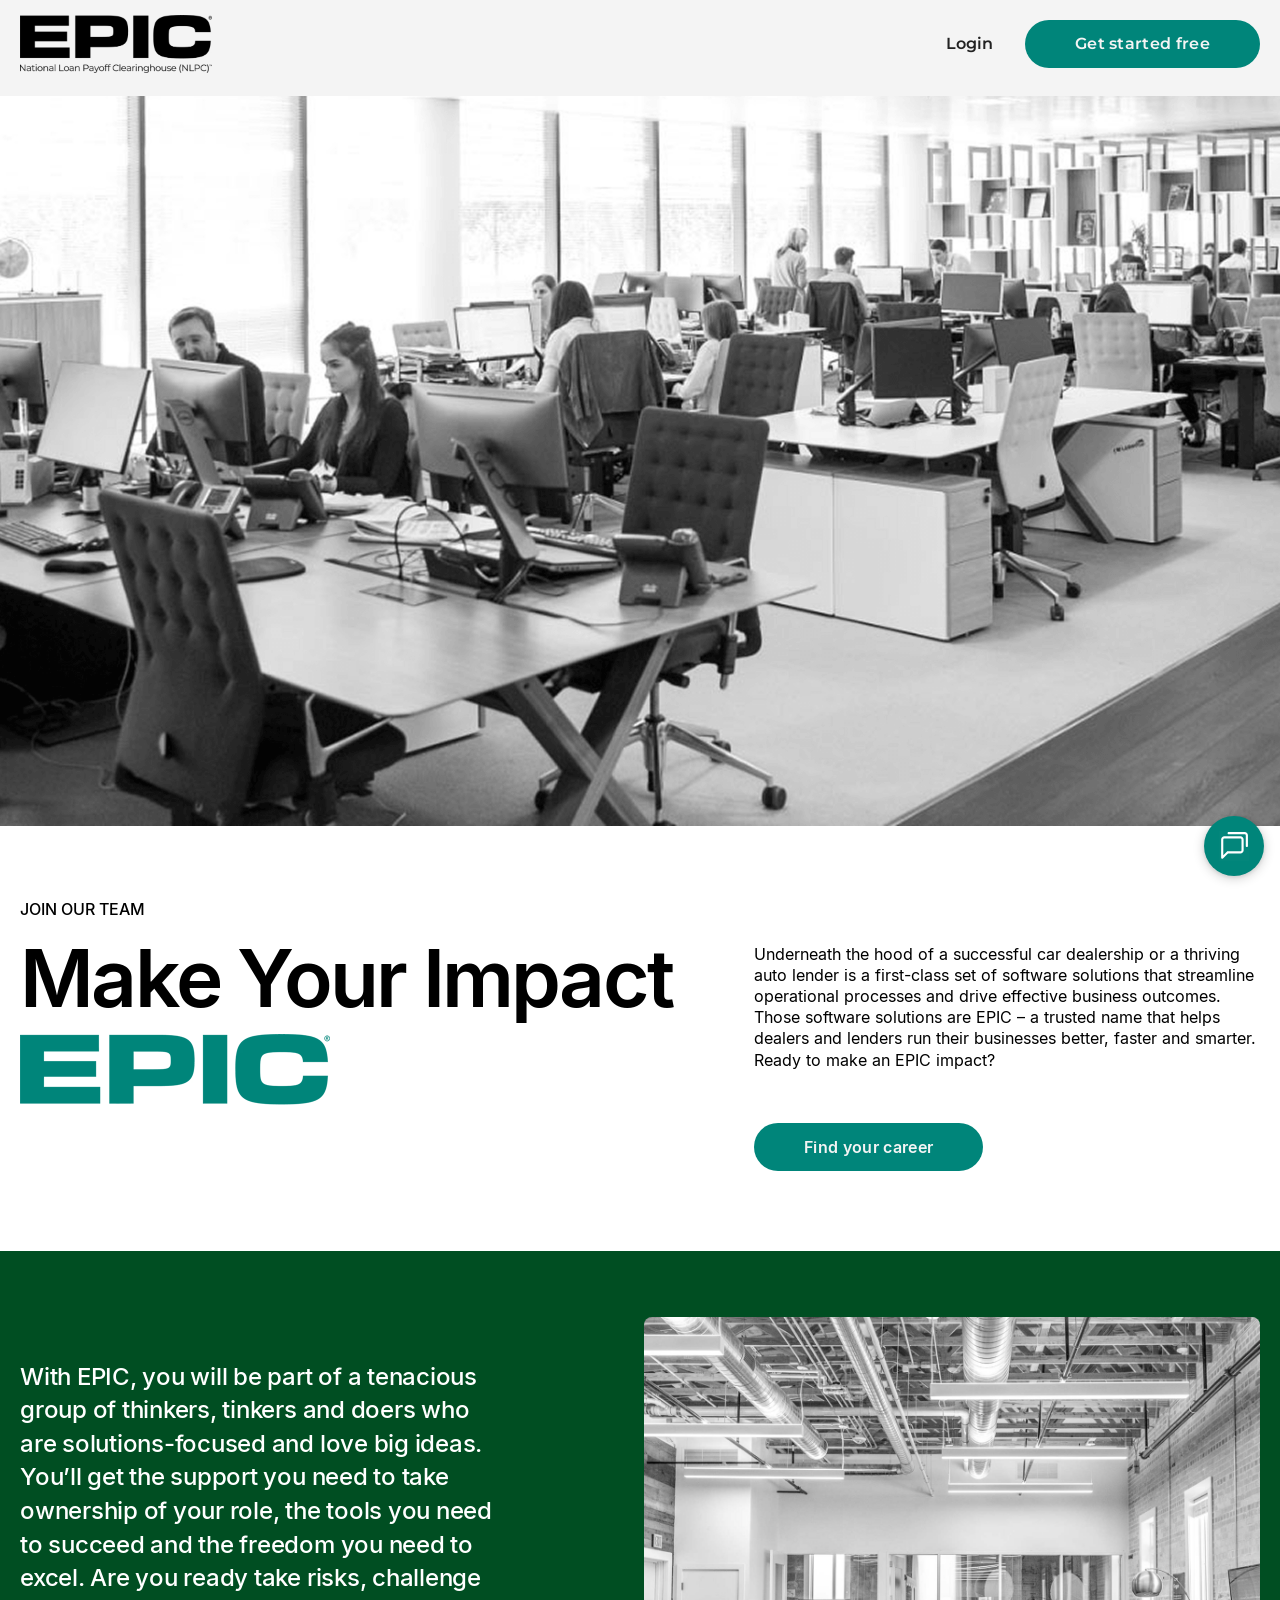
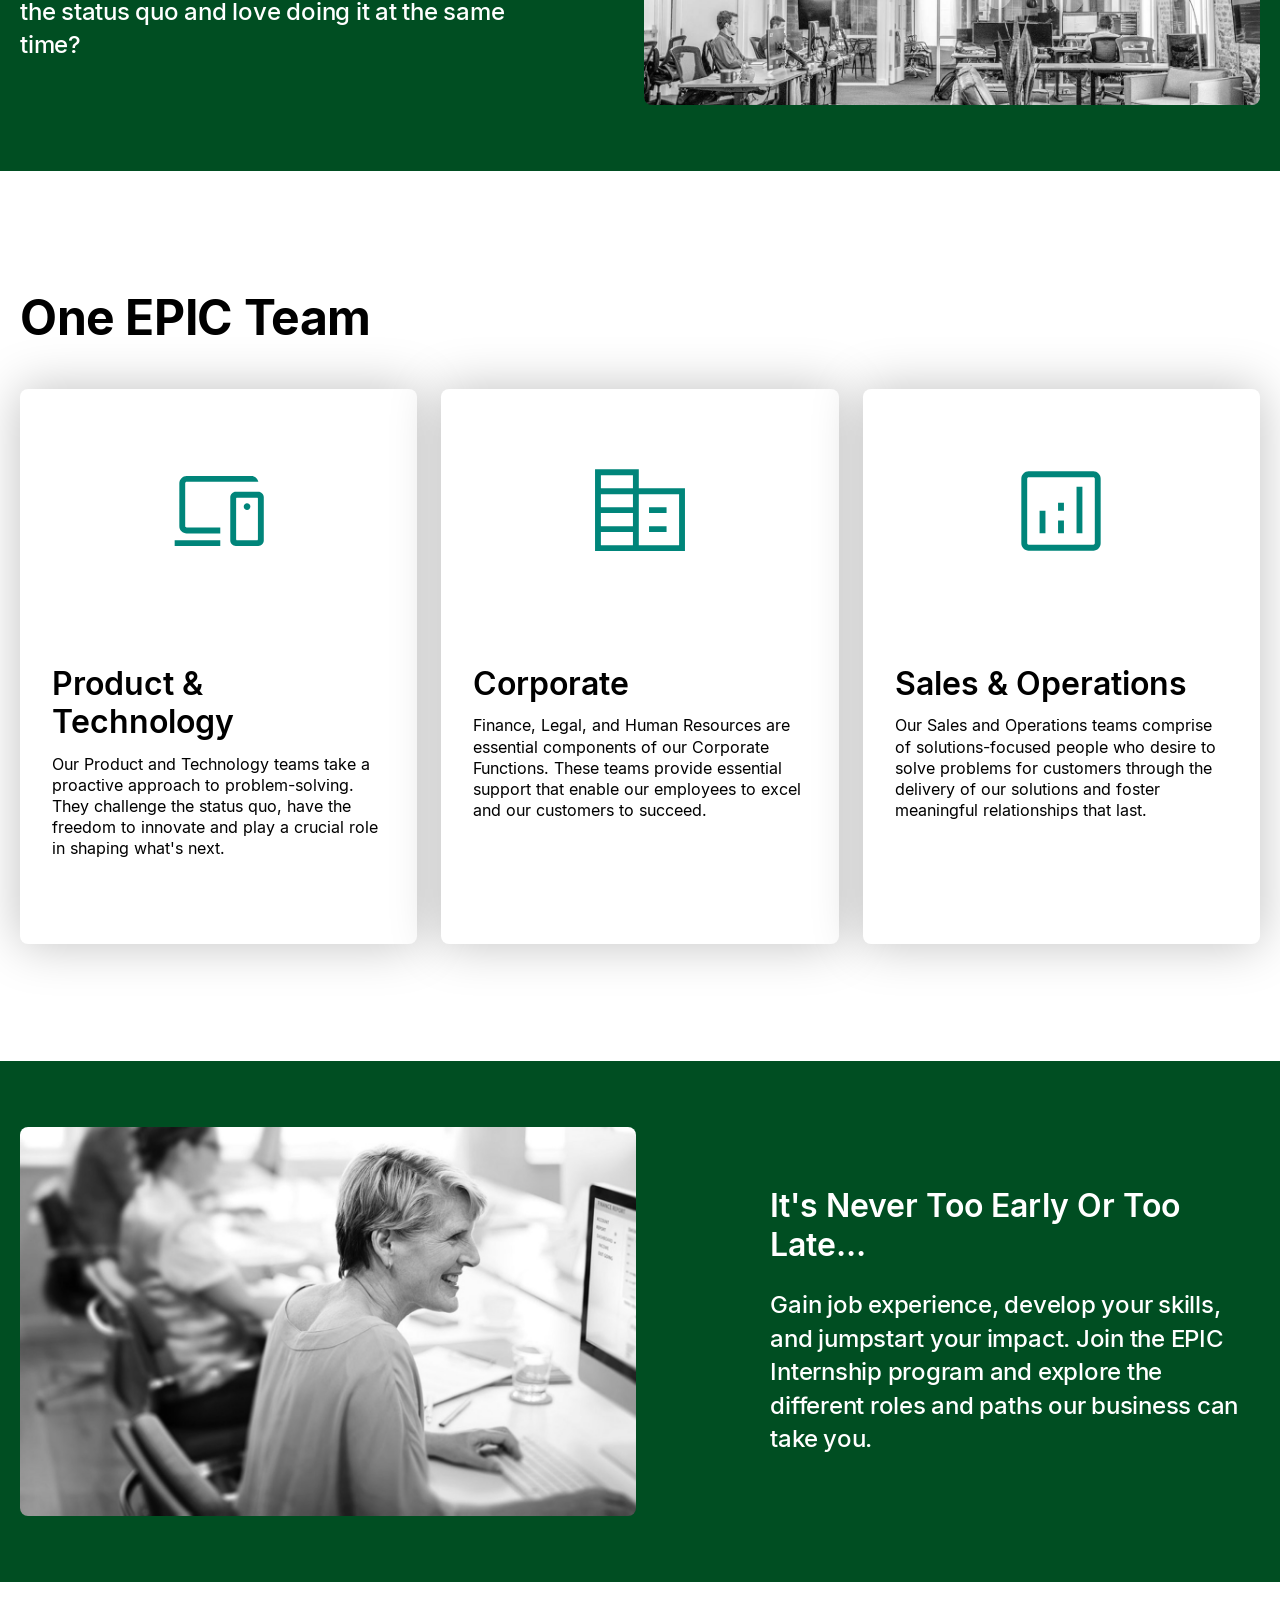
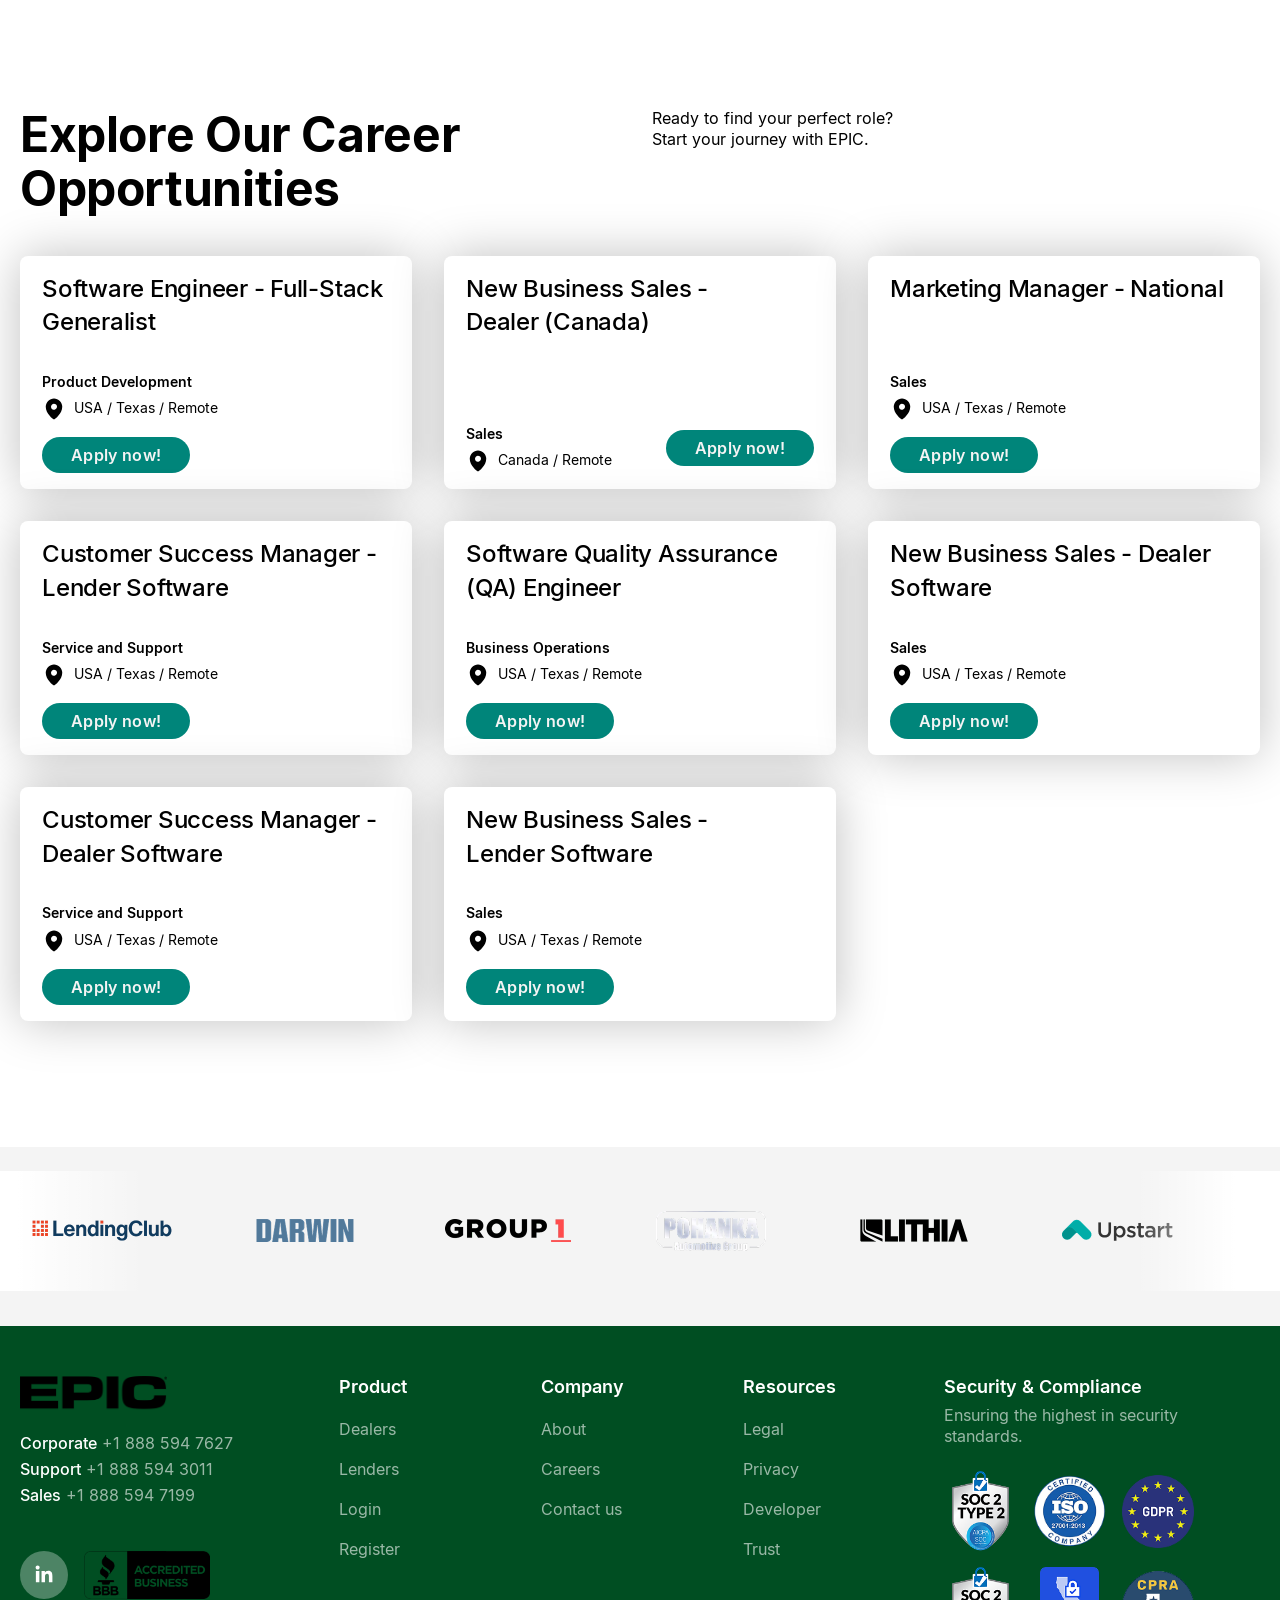
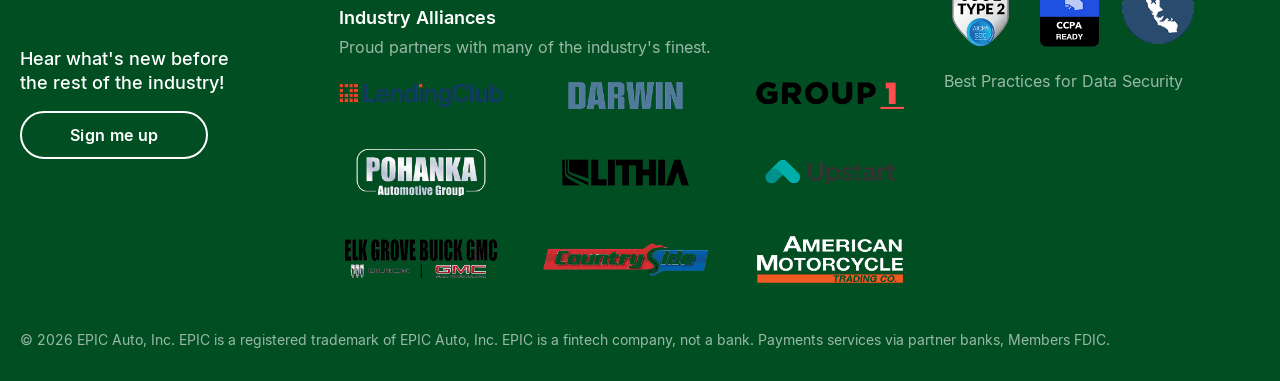
<file: careers.html>
<!DOCTYPE html>
<html lang="en">

<head>
    <meta charset="UTF-8">
    <meta name="viewport" content="width=device-width, initial-scale=1.0">
    <title>Careers | EPIC</title>
    <link rel="stylesheet" href="assets/css/bootstrap.min.css">
    <link rel="stylesheet" href="assets/css/slick.css">
    <link rel="stylesheet" href="assets/css/fonts.css">
    <link rel="stylesheet" href="assets/css/main.css">
    <link rel="stylesheet" href="assets/css/media-queries.css">
</head>

<body>
    <header class="header-site bg-gray position-fixed top-0 start-0 w-100">
        <div class="cs-container">
            <div class="header-inner d-flex justify-content-between align-items-center">

                <a href="#" class="header-logo d-block">
                    <img src="assets/images/logo.png" alt="">
                </a>

                <div class="header-actions d-flex align-items-center">
                    <a href="#" class="header-login font-montserrat fw-semibold">
                        Login
                    </a>

                    <a href="#" class="btn btn-primary">
                        Get started free
                    </a>
                </div>

                <button class="header-toggle" type="button" aria-label="Toggle navigation" aria-expanded="false">
                    <span></span>
                    <span></span>
                    <span></span>
                </button>

            </div>

            <div class="header-mobile-menu">
                <div class="header-mobile-menu__inner">

                    <a href="#" class="header-login font-montserrat fw-semibold">
                        Login
                    </a>

                    <a href="#" class="btn btn-primary">
                        Get started free
                    </a>

                </div>
            </div>

        </div>
    </header>
    <main id="main">
        <section class="careers-hero"
            style="background: url('assets/images/careers-hero.png') no-repeat center / cover;"></section>
        <section class="careers-join-team-sec">
            <div class="cs-container cs-container-lg">
                <div class="careers-join-team__inner d-flex flex-column flex-md-row flex-wrap ">
                    <div class="careers-join-team__left d-flex flex-column align-items-start gap-3">
                        <div class="section-label ">Join our team</div>
                        <h2 class="careers-join-team__heading text-header-1 lh-1 fw-semibold text-capitalize">
                            Make your impact
                        </h2>
                        <div class="cs-heading-image ">
                            <img src="assets/images/logo-epic.png" alt="">
                        </div>
                    </div>
                    <div class="careers-join-team__right pt-lg-5">
                        <div class="careers-join-team__desc body-text">
                            <p>Underneath the hood of a successful car dealership or a thriving auto lender is a
                                first-class set of software solutions that streamline operational processes and drive
                                effective business outcomes. Those software solutions are EPIC – a trusted name that
                                helps dealers and lenders run their businesses better, faster and smarter. Ready to make
                                an EPIC impact?</p>
                        </div>
                        <a href="#" class="btn btn-primary careers-join-team__btn">Find your career</a>
                    </div>
                </div>
            </div>
        </section>
        <section class="careers-layout-sec bg-dark-green text-white">
            <div class="cs-container cs-container-lg">
                <div class="careers-layout__inner d-flex flex-column flex-md-row flex-wrap align-items-center">
                    <div class="careers-layout__left">
                        <div class="careers-layout__desc text-header-4 fw-medium">
                            <p>With EPIC, you will be part of a tenacious group of thinkers, tinkers and doers who are
                                solutions-focused and love big ideas. You’ll get the support you need to take ownership
                                of your role, the tools you need to succeed and the freedom you need to excel. Are you
                                ready take risks, challenge the status quo and love doing it at the same time?</p>
                        </div>
                    </div>
                    <div class="careers-layout__right">
                        <div class="careers-layout__image overflow-hidden rounded-3">
                            <img class="w-100" src="assets/images/Interior-of-EPIC-office-headquarters-in-Dallas-TX.png"
                                alt="">
                        </div>
                    </div>
                </div>
            </div>
        </section>
        <section class="careers-teams-sec">
            <div class="cs-container cs-container-lg">
                <h2 class="text-header-2 careers-teams__heading fw-bold">One EPIC Team</h2>
                <div class="careers-teams__list">
                    <div class="careers-teams__card">
                        <div class="card-icon">
                            <img src="assets/images/tech-icon.svg" alt="">
                        </div>
                        <div class="card-content">
                            <h3 class="text-header-3 card-title fw-semibold">Product & Technology</h3>
                            <div class="body-text card-desc">
                                <p>Our Product and Technology teams take a proactive approach to problem-solving. They
                                    challenge the status quo, have the freedom to innovate and play a crucial role in
                                    shaping what's next.</p>
                            </div>
                        </div>
                    </div>
                    <div class="careers-teams__card">
                        <div class="card-icon">
                            <img src="assets/images/Corporate-icon.svg" alt="">
                        </div>
                        <div class="card-content">
                            <h3 class="text-header-3 card-title fw-semibold">Corporate</h3>
                            <div class="body-text card-desc">
                                <p>Finance, Legal, and Human Resources are essential components of our Corporate
                                    Functions. These teams provide essential support that enable our employees to excel
                                    and our customers to succeed.</p>
                            </div>
                        </div>
                    </div>
                    <div class="careers-teams__card">
                        <div class="card-icon">
                            <img src="assets/images/Operations-icon.svg" alt="">
                        </div>
                        <div class="card-content">
                            <h3 class="text-header-3 card-title fw-semibold">Sales & Operations</h3>
                            <div class="body-text card-desc">
                                <p>Our Sales and Operations teams comprise of solutions-focused people who desire to
                                    solve problems for customers through the delivery of our solutions and foster
                                    meaningful relationships that last.</p>
                            </div>
                        </div>
                    </div>
                </div>
            </div>
        </section>
        <section class="careers-layout-sec careers-layout-reverse-sec bg-dark-green text-white">
            <div class="cs-container cs-container-lg">
                <div class="careers-layout__inner d-flex flex-column flex-md-row-reverse flex-wrap align-items-center">
                    <div class="careers-layout__left">
                        <h2 class="text-header-3 fw-semibold text-capitalize mb-4 careers-layout__heading">It's never
                            too
                            early or too
                            late...</h2>
                        <div class="careers-layout__desc text-header-4 fw-medium">
                            <p>Gain job experience, develop your skills, and
                                jumpstart your impact. Join the EPIC Internship
                                program and explore the different roles and
                                paths our business can take you.</p>
                        </div>
                    </div>
                    <div class="careers-layout__right">
                        <div class="careers-layout__image overflow-hidden rounded-3">
                            <img class="w-100" src="assets/images/career-image-1.png" alt="">
                        </div>
                    </div>
                </div>
            </div>
        </section>
        <section class="career-opportunities-sec">
            <div class="cs-container cs-container-lg">
                <div class="row gy-3 career-opportunities__header">
                    <div class="col-md-7 col-lg-6">
                        <h2 class="text-header-2 fw-bold text-capitalize career-opportunities__heading">Explore Our
                            Career Opportunities
                        </h2>
                    </div>
                    <div class="col-md-5 col-lg-6">
                        <div class="career-opportunities__desc body-text">
                            <p>Ready to find your perfect role?
                                <br />Start your journey with EPIC.
                            </p>
                        </div>
                    </div>
                </div>
                <div class="career-opportunities__list">
                    <div class="career-opportunities__card">
                        <div class="card-top">
                            <h3 class="text-header-4 fw-medium card-title">
                                Software Engineer - Full-Stack Generalist
                            </h3>
                        </div>
                        <div class="card-bottom">
                            <div class="card-infos">
                                <div class="card-role">Product Development</div>
                                <div class="card-locations">
                                    <img src="assets/images/location-icon.svg" alt="">
                                    <span>USA / Texas / Remote</span>
                                </div>
                            </div>
                            <a href="#" class="btn btn-primary card-btn">
                                Apply now!
                            </a>
                        </div>
                    </div>
                    <div class="career-opportunities__card">
                        <div class="card-top">
                            <h3 class="text-header-4 fw-medium card-title">
                                New Business Sales -
                                <br />Dealer (Canada)
                            </h3>
                        </div>
                        <div class="card-bottom">
                            <div class="card-infos">
                                <div class="card-role">Sales</div>
                                <div class="card-locations">
                                    <img src="assets/images/location-icon.svg" alt="">
                                    <span>Canada / Remote</span>
                                </div>
                            </div>
                            <a href="#" class="btn btn-primary card-btn">
                                Apply now!
                            </a>
                        </div>
                    </div>
                    <div class="career-opportunities__card">
                        <div class="card-top">
                            <h3 class="text-header-4 fw-medium card-title">
                                Marketing Manager - National
                            </h3>
                        </div>
                        <div class="card-bottom">
                            <div class="card-infos">
                                <div class="card-role">Sales</div>
                                <div class="card-locations">
                                    <img src="assets/images/location-icon.svg" alt="">
                                    <span>USA / Texas / Remote</span>
                                </div>
                            </div>
                            <a href="#" class="btn btn-primary card-btn">
                                Apply now!
                            </a>
                        </div>
                    </div>
                    <div class="career-opportunities__card">
                        <div class="card-top">
                            <h3 class="text-header-4 fw-medium card-title">
                                Customer Success Manager - Lender Software
                            </h3>
                        </div>
                        <div class="card-bottom">
                            <div class="card-infos">
                                <div class="card-role">Service and Support</div>
                                <div class="card-locations">
                                    <img src="assets/images/location-icon.svg" alt="">
                                    <span>USA / Texas / Remote</span>
                                </div>
                            </div>
                            <a href="#" class="btn btn-primary card-btn">
                                Apply now!
                            </a>
                        </div>
                    </div>
                    <div class="career-opportunities__card">
                        <div class="card-top">
                            <h3 class="text-header-4 fw-medium card-title">
                                Software Quality Assurance (QA) Engineer
                            </h3>
                        </div>
                        <div class="card-bottom">
                            <div class="card-infos">
                                <div class="card-role">Business Operations</div>
                                <div class="card-locations">
                                    <img src="assets/images/location-icon.svg" alt="">
                                    <span>USA / Texas / Remote</span>
                                </div>
                            </div>
                            <a href="#" class="btn btn-primary card-btn">
                                Apply now!
                            </a>
                        </div>
                    </div>
                    <div class="career-opportunities__card">
                        <div class="card-top">
                            <h3 class="text-header-4 fw-medium card-title">
                                New Business Sales - Dealer Software
                            </h3>
                        </div>
                        <div class="card-bottom">
                            <div class="card-infos">
                                <div class="card-role">Sales</div>
                                <div class="card-locations">
                                    <img src="assets/images/location-icon.svg" alt="">
                                    <span>USA / Texas / Remote</span>
                                </div>
                            </div>
                            <a href="#" class="btn btn-primary card-btn">
                                Apply now!
                            </a>
                        </div>
                    </div>
                    <div class="career-opportunities__card">
                        <div class="card-top">
                            <h3 class="text-header-4 fw-medium card-title">
                                Customer Success Manager - Dealer Software
                            </h3>
                        </div>
                        <div class="card-bottom">
                            <div class="card-infos">
                                <div class="card-role">Service and Support</div>
                                <div class="card-locations">
                                    <img src="assets/images/location-icon.svg" alt="">
                                    <span>USA / Texas / Remote</span>
                                </div>
                            </div>
                            <a href="#" class="btn btn-primary card-btn">
                                Apply now!
                            </a>
                        </div>
                    </div>
                    <div class="career-opportunities__card">
                        <div class="card-top">
                            <h3 class="text-header-4 fw-medium card-title">
                                New Business Sales -
                                <br />Lender Software
                            </h3>
                        </div>
                        <div class="card-bottom">
                            <div class="card-infos">
                                <div class="card-role">Sales</div>
                                <div class="card-locations">
                                    <img src="assets/images/location-icon.svg" alt="">
                                    <span>USA / Texas / Remote</span>
                                </div>
                            </div>
                            <a href="#" class="btn btn-primary card-btn">
                                Apply now!
                            </a>
                        </div>
                    </div>
                </div>
            </div>
        </section>
        <section class="client-logos-sec bg-gray position-relative overflow-hidden">
            <div class="client-logos__inner d-flex position-relative overflow-hidden">
                <div class="client-logos__track">

                    <div class="client-logos__group">
                        <div class="client-logos__item">
                            <img src="assets/images/client-logo-1.png" alt="">
                        </div>

                        <div class="client-logos__item">
                            <img src="assets/images/client-logo-2.png" alt="">
                        </div>

                        <div class="client-logos__item">
                            <img src="assets/images/client-logo-3.png" alt="">
                        </div>

                        <div class="client-logos__item">
                            <img src="assets/images/client-logo-4.png" alt="">
                        </div>

                        <div class="client-logos__item">
                            <img src="assets/images/client-logo-5.png" alt="">
                        </div>

                        <div class="client-logos__item">
                            <img src="assets/images/client-logo-6.png" alt="">
                        </div>

                        <div class="client-logos__item">
                            <img src="assets/images/client-logo-7.png" alt="">
                        </div>

                        <div class="client-logos__item">
                            <img src="assets/images/client-logo-8.png" alt="">
                        </div>
                        <div class="client-logos__item">
                            <img src="assets/images/client-logo-9.png" alt="">
                        </div>
                        <div class="client-logos__item">
                            <img src="assets/images/client-logo-10.png" alt="">
                        </div>
                    </div>
                    <div class="client-logos__group">
                        <div class="client-logos__item">
                            <img src="assets/images/client-logo-1.png" alt="">
                        </div>

                        <div class="client-logos__item">
                            <img src="assets/images/client-logo-2.png" alt="">
                        </div>

                        <div class="client-logos__item">
                            <img src="assets/images/client-logo-3.png" alt="">
                        </div>

                        <div class="client-logos__item">
                            <img src="assets/images/client-logo-4.png" alt="">
                        </div>

                        <div class="client-logos__item">
                            <img src="assets/images/client-logo-5.png" alt="">
                        </div>

                        <div class="client-logos__item">
                            <img src="assets/images/client-logo-6.png" alt="">
                        </div>

                        <div class="client-logos__item">
                            <img src="assets/images/client-logo-7.png" alt="">
                        </div>

                        <div class="client-logos__item">
                            <img src="assets/images/client-logo-8.png" alt="">
                        </div>
                        <div class="client-logos__item">
                            <img src="assets/images/client-logo-9.png" alt="">
                        </div>
                        <div class="client-logos__item">
                            <img src="assets/images/client-logo-10.png" alt="">
                        </div>
                    </div>
                </div>
            </div>
        </section>

    </main>
    <footer class="footer-site bg-dark-green text-white">
        <div class="cs-container cs-container-lg">
            <div class="footer-main ">
                <div class="footer-col column-1">
                    <a href="#" class="footer-logo d-block">
                        <img class="w-100" src="assets/images/logo-epic.png" alt="">
                    </a>
                    <div class="footer-contact-infos mt-4  d-flex flex-column ">
                        <div class="footer-contact-info">
                            <a href="tel:18885947627">
                                <span class="fw-medium">Corporate</span>
                                <span class="text-white-light">+1 888 594 7627</span>
                            </a>
                        </div>
                        <div class="footer-contact-info">
                            <a href="tel:18885947627">
                                <span class="fw-medium">Support</span>
                                <span class="text-white-light">+1 888 594 3011</span>
                            </a>
                        </div>
                        <div class="footer-contact-info">
                            <a href="tel:18885947627">
                                <span class="fw-medium">Sales</span>
                                <span class="text-white-light">+1 888 594 7199</span>
                            </a>
                        </div>
                    </div>
                    <div class="footer-socials d-flex flex-wrap mt-4 mt-md-5 align-items-center gap-3">
                        <a href="#" class="footer-socials__item flex-shrink-0 footer-linkedn">
                            <img src="assets/images/linkedin-in-brands-solid-full.svg" alt="">
                        </a>
                        <a href="#" class="accredited-business-logo d-block">
                            <img src="assets/images/Accredited-Business.png" alt="">
                        </a>
                    </div>
                    <div class="mt-4 mt-md-5 footer-about">
                        <p class="fw-medium">Hear what's new before the
                            rest of the industry!
                        </p>
                        <a href="#" class="btn btn-white-secondary mt-3">Sign me up</a>
                    </div>
                </div>
                <div class="footer-col column-2">
                    <div class="footer-menus">
                        <div class="footer-menu">
                            <div class="footer-title mb-4 fw-semibold">
                                Product
                            </div>
                            <ul>
                                <li>

                                    <a href="#">Dealers</a>
                                </li>
                                <li>

                                    <a href="#">Lenders</a>
                                </li>
                                <li>

                                    <a href="#">Login</a>
                                </li>
                                <li>

                                    <a href="#">Register</a>
                                </li>
                            </ul>
                        </div>
                        <div class="footer-menu">
                            <div class="footer-title mb-4 fw-semibold">
                                Company
                            </div>
                            <ul>
                                <li>

                                    <a href="about.html">About</a>
                                </li>
                                <li>

                                    <a href="careers.html">Careers</a>
                                </li>
                                <li>

                                    <a href="contact.html">Contact us</a>
                                </li>
                            </ul>
                        </div>
                        <div class="footer-menu">
                            <div class="footer-title mb-4 fw-semibold">
                                Resources
                            </div>
                            <ul>
                                <li>

                                    <a href="#">Legal</a>
                                </li>
                                <li>

                                    <a href="privacy.html">Privacy</a>
                                </li>
                                <li>

                                    <a href="#">Developer</a>
                                </li>
                                <li>

                                    <a href="trust-center.html">Trust</a>
                                </li>
                            </ul>
                        </div>
                    </div>
                    <div class="footer-industry-alliances">
                        <div class="footer-title mb-2 fw-semibold">Industry Alliances
                        </div>
                        <div class="footer-desc mb-4">
                            Proud partners with many of the industry's finest.
                        </div>
                        <div class="footer-industry-alliances__logos ">
                            <div class="footer-industry-alliances__logo">
                                <img src="assets/images/client-logo-1.png" alt="">
                            </div>
                            <div class="footer-industry-alliances__logo">
                                <img src="assets/images/client-logo-2.png" alt="">
                            </div>
                            <div class="footer-industry-alliances__logo">
                                <img src="assets/images/client-logo-3.png" alt="">
                            </div>
                            <div class="footer-industry-alliances__logo">
                                <img src="assets/images/client-logo-4.png" alt="">
                            </div>
                            <div class="footer-industry-alliances__logo">
                                <img src="assets/images/client-logo-5.png" alt="">
                            </div>
                            <div class="footer-industry-alliances__logo">
                                <img src="assets/images/client-logo-6.png" alt="">
                            </div>
                            <div class="footer-industry-alliances__logo">
                                <img src="assets/images/client-logo-7.png" alt="">
                            </div>
                            <div class="footer-industry-alliances__logo">
                                <img src="assets/images/client-logo-8.png" alt="">
                            </div>
                            <div class="footer-industry-alliances__logo">
                                <img src="assets/images/client-logo-9.png" alt="">
                            </div>
                        </div>
                    </div>
                </div>
                <div class="footer-col column-3">
                    <div class="footer-security">
                        <div class="footer-title fw-semibold mb-2">Security & Compliance
                        </div>
                        <div class="footer-desc mb-4">
                            Ensuring the highest in security standards.
                        </div>
                        <div class="footer-security__logos">
                            <div class="footer-security__logo">
                                <img src="assets/images/compliance-logo-1.png" alt="">
                            </div>
                            <div class="footer-security__logo">
                                <img src="assets/images/compliance-logo-5.png" alt="">
                            </div>
                            <div class="footer-security__logo">
                                <img src="assets/images/compliance-logo-4.png" alt="">
                            </div>
                            <div class="footer-security__logo">
                                <img src="assets/images/compliance-logo-1.png" alt="">
                            </div>
                            <div class="footer-security__logo">
                                <img src="assets/images/compliance-logo-2.png" alt="">
                            </div>
                            <div class="footer-security__logo">
                                <img src="assets/images/compliance-logo-3.png" alt="">
                            </div>



                        </div>
                        <div class="footer-desc mt-4">
                            Best Practices for Data Security
                        </div>
                    </div>
                </div>
            </div>
            <div class="footer-copyright mt-5 text-center text-md-start">
                <p>© 2026 EPIC Auto, Inc. EPIC is a registered trademark of EPIC Auto, Inc. EPIC is a fintech company,
                    not a bank. Payments services via partner banks, Members FDIC.</p>
            </div>
        </div>
    </footer>
    <div class="chat-button position-fixed d-flex align-items-center justify-content-center bg-teal rounded-circle ">
        <img src="assets/images/chat-icon.svg" alt="">
    </div>
    <script src="assets/js/jquery-3.7.1.min.js"></script>
    <script src="assets/js/bootstrap.bundle.min.js"></script>
    <script src="assets/js/slick.min.js"></script>
    <script src="assets/js/main.js"></script>
</body>

</html>
</file>
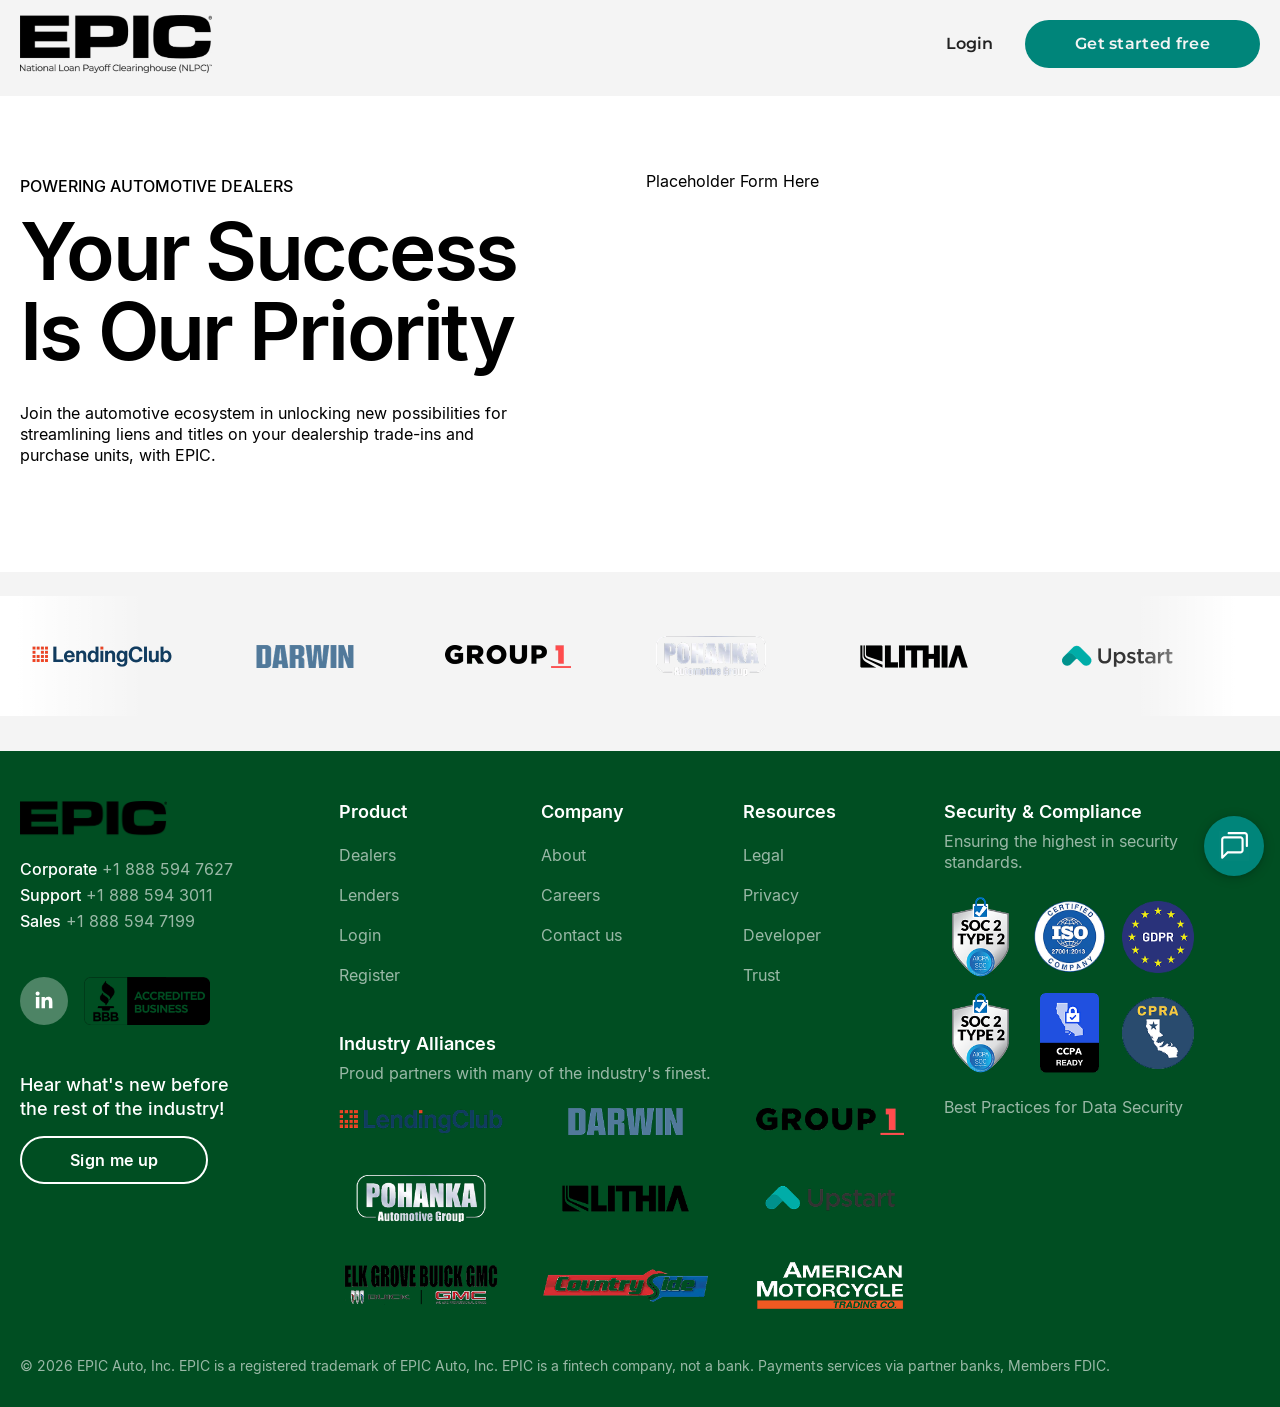
<file: contact.html>
<!DOCTYPE html>
<html lang="en">

<head>
    <meta charset="UTF-8">
    <meta name="viewport" content="width=device-width, initial-scale=1.0">
    <title>Contact | EPIC</title>
    <link rel="stylesheet" href="assets/css/bootstrap.min.css">
    <link rel="stylesheet" href="assets/css/slick.css">
    <link rel="stylesheet" href="assets/css/fonts.css">
    <link rel="stylesheet" href="assets/css/main.css">
    <link rel="stylesheet" href="assets/css/media-queries.css">
</head>

<body>
    <header class="header-site bg-gray position-fixed top-0 start-0 w-100">
        <div class="cs-container">
            <div class="header-inner d-flex justify-content-between align-items-center">

                <a href="#" class="header-logo d-block">
                    <img src="assets/images/logo.png" alt="">
                </a>

                <div class="header-actions d-flex align-items-center">
                    <a href="#" class="header-login font-montserrat fw-semibold">
                        Login
                    </a>

                    <a href="#" class="btn btn-primary">
                        Get started free
                    </a>
                </div>

                <button class="header-toggle" type="button" aria-label="Toggle navigation" aria-expanded="false">
                    <span></span>
                    <span></span>
                    <span></span>
                </button>

            </div>

            <div class="header-mobile-menu">
                <div class="header-mobile-menu__inner">

                    <a href="#" class="header-login font-montserrat fw-semibold">
                        Login
                    </a>

                    <a href="#" class="btn btn-primary">
                        Get started free
                    </a>

                </div>
            </div>

        </div>
    </header>
    <main id="main">
        <section class="contact-main-sec">
            <div class="cs-container cs-container-lg">
                <div class="contact-main__inner d-flex flex-column flex-lg-row flex-wrap">
                    <div class="contact-main__left">
                        <div class="section-label ">Powering Automotive Dealers</div>
                        <h1 class="text-header-1 fw-semibold lh-1 contact-main__heading">
                            Your Success
                            Is Our Priority
                        </h1>
                        <div class="body-text">
                            <p>Join the automotive ecosystem in unlocking new possibilities for streamlining liens and
                                titles on your dealership trade-ins and purchase units, with EPIC.</p>
                        </div>
                    </div>
                    <div class=" contact-main__right">
                        <p>Placeholder Form Here</p>
                    </div>
                </div>
            </div>
        </section>
        <section class="client-logos-sec bg-gray position-relative overflow-hidden">
            <div class="client-logos__inner d-flex position-relative overflow-hidden">
                <div class="client-logos__track">

                    <div class="client-logos__group">
                        <div class="client-logos__item">
                            <img src="assets/images/client-logo-1.png" alt="">
                        </div>

                        <div class="client-logos__item">
                            <img src="assets/images/client-logo-2.png" alt="">
                        </div>

                        <div class="client-logos__item">
                            <img src="assets/images/client-logo-3.png" alt="">
                        </div>

                        <div class="client-logos__item">
                            <img src="assets/images/client-logo-4.png" alt="">
                        </div>

                        <div class="client-logos__item">
                            <img src="assets/images/client-logo-5.png" alt="">
                        </div>

                        <div class="client-logos__item">
                            <img src="assets/images/client-logo-6.png" alt="">
                        </div>

                        <div class="client-logos__item">
                            <img src="assets/images/client-logo-7.png" alt="">
                        </div>

                        <div class="client-logos__item">
                            <img src="assets/images/client-logo-8.png" alt="">
                        </div>
                        <div class="client-logos__item">
                            <img src="assets/images/client-logo-9.png" alt="">
                        </div>
                        <div class="client-logos__item">
                            <img src="assets/images/client-logo-10.png" alt="">
                        </div>
                    </div>
                    <div class="client-logos__group">
                        <div class="client-logos__item">
                            <img src="assets/images/client-logo-1.png" alt="">
                        </div>

                        <div class="client-logos__item">
                            <img src="assets/images/client-logo-2.png" alt="">
                        </div>

                        <div class="client-logos__item">
                            <img src="assets/images/client-logo-3.png" alt="">
                        </div>

                        <div class="client-logos__item">
                            <img src="assets/images/client-logo-4.png" alt="">
                        </div>

                        <div class="client-logos__item">
                            <img src="assets/images/client-logo-5.png" alt="">
                        </div>

                        <div class="client-logos__item">
                            <img src="assets/images/client-logo-6.png" alt="">
                        </div>

                        <div class="client-logos__item">
                            <img src="assets/images/client-logo-7.png" alt="">
                        </div>

                        <div class="client-logos__item">
                            <img src="assets/images/client-logo-8.png" alt="">
                        </div>
                        <div class="client-logos__item">
                            <img src="assets/images/client-logo-9.png" alt="">
                        </div>
                        <div class="client-logos__item">
                            <img src="assets/images/client-logo-10.png" alt="">
                        </div>
                    </div>
                </div>
            </div>
        </section>

    </main>
    <footer class="footer-site bg-dark-green text-white">
        <div class="cs-container cs-container-lg">
            <div class="footer-main ">
                <div class="footer-col column-1">
                    <a href="#" class="footer-logo d-block">
                        <img class="w-100" src="assets/images/logo-epic.png" alt="">
                    </a>
                    <div class="footer-contact-infos mt-4  d-flex flex-column ">
                        <div class="footer-contact-info">
                            <a href="tel:18885947627">
                                <span class="fw-medium">Corporate</span>
                                <span class="text-white-light">+1 888 594 7627</span>
                            </a>
                        </div>
                        <div class="footer-contact-info">
                            <a href="tel:18885947627">
                                <span class="fw-medium">Support</span>
                                <span class="text-white-light">+1 888 594 3011</span>
                            </a>
                        </div>
                        <div class="footer-contact-info">
                            <a href="tel:18885947627">
                                <span class="fw-medium">Sales</span>
                                <span class="text-white-light">+1 888 594 7199</span>
                            </a>
                        </div>
                    </div>
                    <div class="footer-socials d-flex flex-wrap mt-4 mt-md-5 align-items-center gap-3">
                        <a href="#" class="footer-socials__item flex-shrink-0 footer-linkedn">
                            <img src="assets/images/linkedin-in-brands-solid-full.svg" alt="">
                        </a>
                        <a href="#" class="accredited-business-logo d-block">
                            <img src="assets/images/Accredited-Business.png" alt="">
                        </a>
                    </div>
                    <div class="mt-4 mt-md-5 footer-about">
                        <p class="fw-medium">Hear what's new before the
                            rest of the industry!
                        </p>
                        <a href="#" class="btn btn-white-secondary mt-3">Sign me up</a>
                    </div>
                </div>
                <div class="footer-col column-2">
                    <div class="footer-menus">
                        <div class="footer-menu">
                            <div class="footer-title mb-4 fw-semibold">
                                Product
                            </div>
                            <ul>
                                <li>

                                    <a href="#">Dealers</a>
                                </li>
                                <li>

                                    <a href="#">Lenders</a>
                                </li>
                                <li>

                                    <a href="#">Login</a>
                                </li>
                                <li>

                                    <a href="#">Register</a>
                                </li>
                            </ul>
                        </div>
                        <div class="footer-menu">
                            <div class="footer-title mb-4 fw-semibold">
                                Company
                            </div>
                            <ul>
                                <li>

                                    <a href="about.html">About</a>
                                </li>
                                <li>

                                    <a href="careers.html">Careers</a>
                                </li>
                                <li>

                                    <a href="contact.html">Contact us</a>
                                </li>
                            </ul>
                        </div>
                        <div class="footer-menu">
                            <div class="footer-title mb-4 fw-semibold">
                                Resources
                            </div>
                            <ul>
                                <li>

                                    <a href="#">Legal</a>
                                </li>
                                <li>

                                    <a href="privacy.html">Privacy</a>
                                </li>
                                <li>

                                    <a href="#">Developer</a>
                                </li>
                                <li>

                                    <a href="trust-center.html">Trust</a>
                                </li>
                            </ul>
                        </div>
                    </div>
                    <div class="footer-industry-alliances">
                        <div class="footer-title mb-2 fw-semibold">Industry Alliances
                        </div>
                        <div class="footer-desc mb-4">
                            Proud partners with many of the industry's finest.
                        </div>
                        <div class="footer-industry-alliances__logos ">
                            <div class="footer-industry-alliances__logo">
                                <img src="assets/images/client-logo-1.png" alt="">
                            </div>
                            <div class="footer-industry-alliances__logo">
                                <img src="assets/images/client-logo-2.png" alt="">
                            </div>
                            <div class="footer-industry-alliances__logo">
                                <img src="assets/images/client-logo-3.png" alt="">
                            </div>
                            <div class="footer-industry-alliances__logo">
                                <img src="assets/images/client-logo-4.png" alt="">
                            </div>
                            <div class="footer-industry-alliances__logo">
                                <img src="assets/images/client-logo-5.png" alt="">
                            </div>
                            <div class="footer-industry-alliances__logo">
                                <img src="assets/images/client-logo-6.png" alt="">
                            </div>
                            <div class="footer-industry-alliances__logo">
                                <img src="assets/images/client-logo-7.png" alt="">
                            </div>
                            <div class="footer-industry-alliances__logo">
                                <img src="assets/images/client-logo-8.png" alt="">
                            </div>
                            <div class="footer-industry-alliances__logo">
                                <img src="assets/images/client-logo-9.png" alt="">
                            </div>
                        </div>
                    </div>
                </div>
                <div class="footer-col column-3">
                    <div class="footer-security">
                        <div class="footer-title fw-semibold mb-2">Security & Compliance
                        </div>
                        <div class="footer-desc mb-4">
                            Ensuring the highest in security standards.
                        </div>
                        <div class="footer-security__logos">
                            <div class="footer-security__logo">
                                <img src="assets/images/compliance-logo-1.png" alt="">
                            </div>
                            <div class="footer-security__logo">
                                <img src="assets/images/compliance-logo-5.png" alt="">
                            </div>
                            <div class="footer-security__logo">
                                <img src="assets/images/compliance-logo-4.png" alt="">
                            </div>
                            <div class="footer-security__logo">
                                <img src="assets/images/compliance-logo-1.png" alt="">
                            </div>
                            <div class="footer-security__logo">
                                <img src="assets/images/compliance-logo-2.png" alt="">
                            </div>
                            <div class="footer-security__logo">
                                <img src="assets/images/compliance-logo-3.png" alt="">
                            </div>



                        </div>
                        <div class="footer-desc mt-4">
                            Best Practices for Data Security
                        </div>
                    </div>
                </div>
            </div>
            <div class="footer-copyright mt-5 text-center text-md-start">
                <p>© 2026 EPIC Auto, Inc. EPIC is a registered trademark of EPIC Auto, Inc. EPIC is a fintech company,
                    not a bank. Payments services via partner banks, Members FDIC.</p>
            </div>
        </div>
    </footer>
    <div class="chat-button position-fixed d-flex align-items-center justify-content-center bg-teal rounded-circle ">
        <img src="assets/images/chat-icon.svg" alt="">
    </div>
    <script src="assets/js/jquery-3.7.1.min.js"></script>
    <script src="assets/js/bootstrap.bundle.min.js"></script>
    <script src="assets/js/slick.min.js"></script>
    <script src="assets/js/main.js"></script>
</body>

</html>
</file>
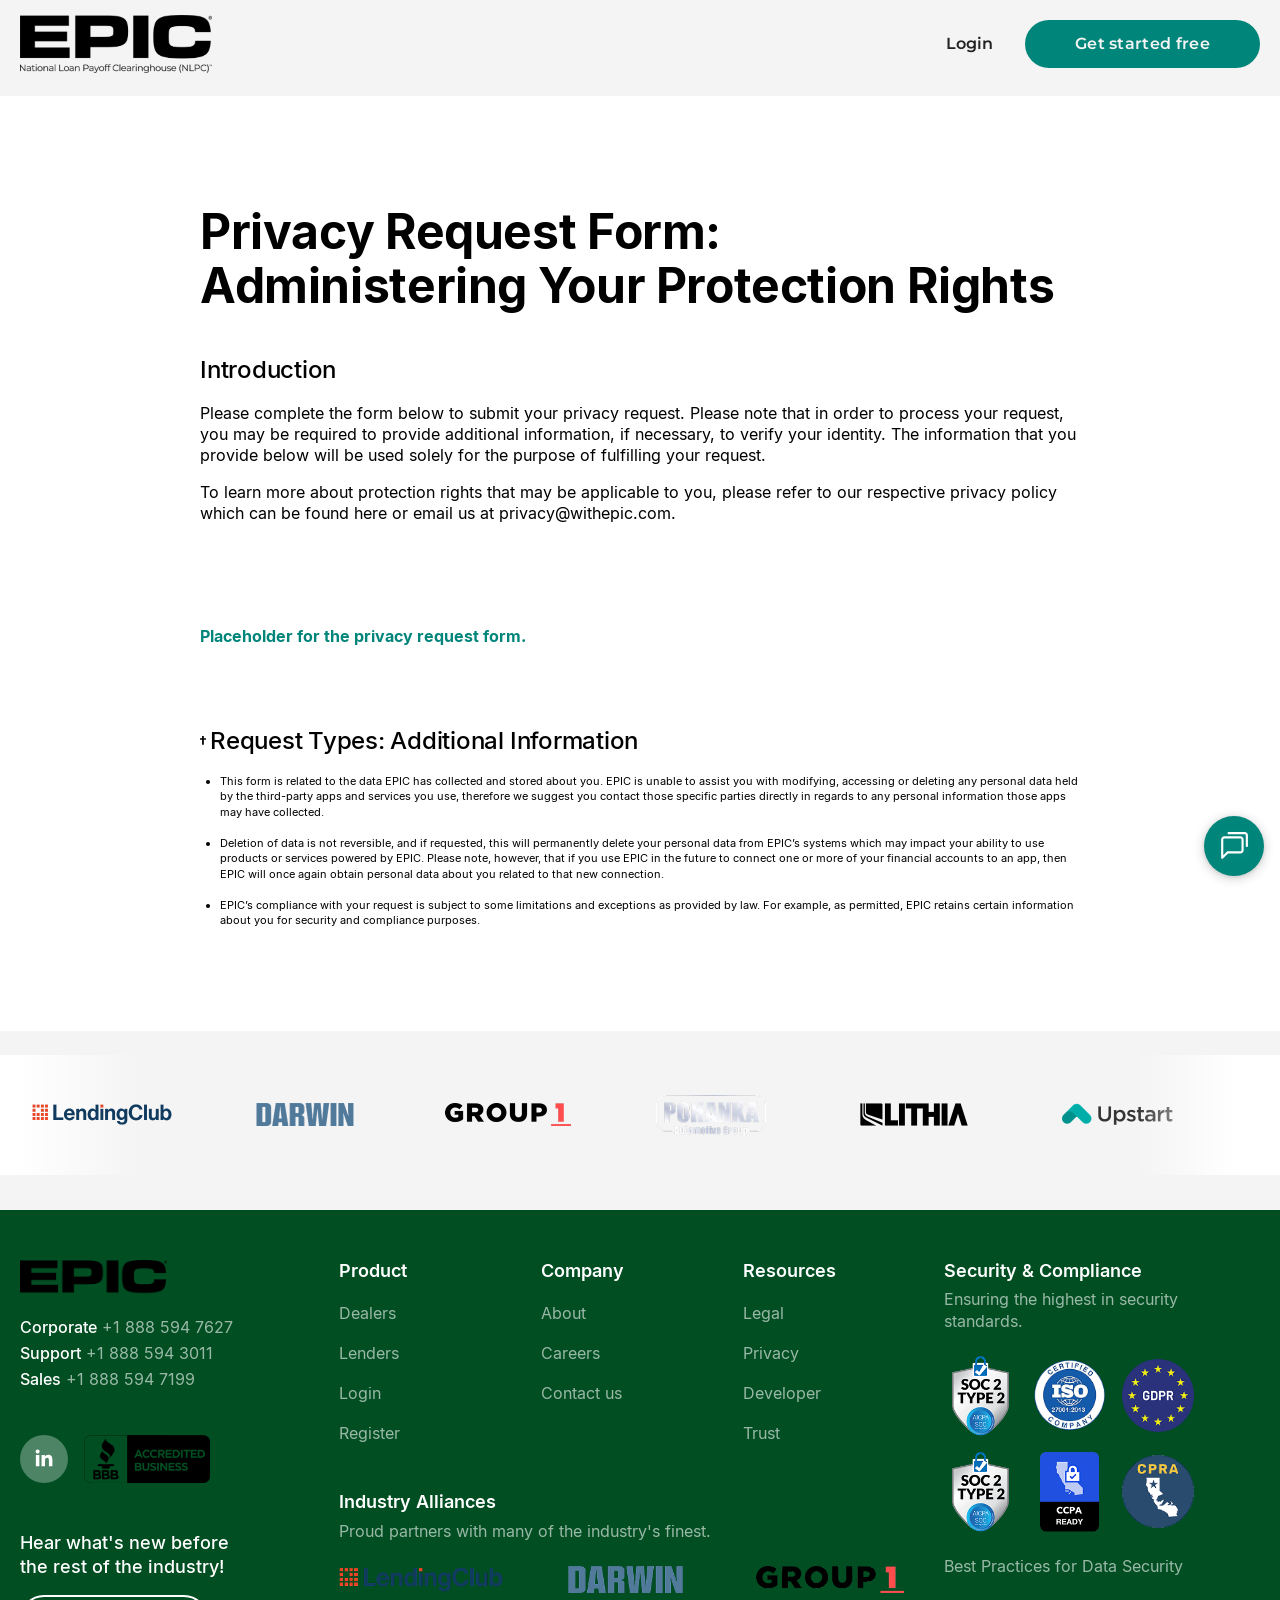
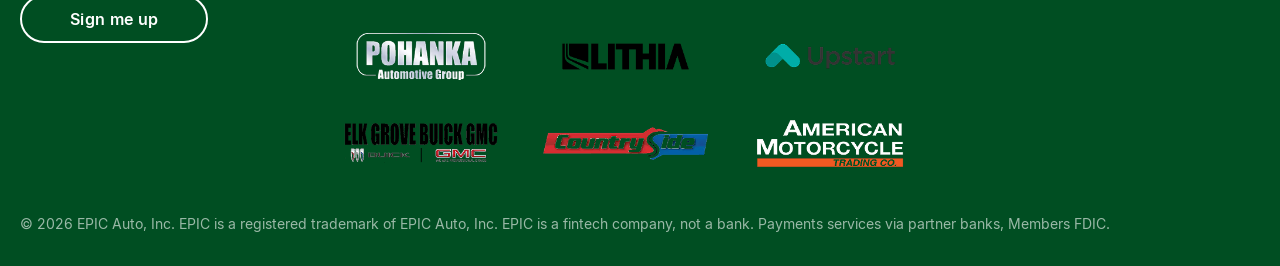
<file: privacy.html>
<!DOCTYPE html>
<html lang="en">

<head>
    <meta charset="UTF-8">
    <meta name="viewport" content="width=device-width, initial-scale=1.0">
    <title>Privacy | EPIC</title>
    <link rel="stylesheet" href="assets/css/bootstrap.min.css">
    <link rel="stylesheet" href="assets/css/slick.css">
    <link rel="stylesheet" href="assets/css/fonts.css">
    <link rel="stylesheet" href="assets/css/main.css">
    <link rel="stylesheet" href="assets/css/media-queries.css">
</head>

<body>
    <header class="header-site bg-gray position-fixed top-0 start-0 w-100">
        <div class="cs-container">
            <div class="header-inner d-flex justify-content-between align-items-center">

                <a href="#" class="header-logo d-block">
                    <img src="assets/images/logo.png" alt="">
                </a>

                <div class="header-actions d-flex align-items-center">
                    <a href="#" class="header-login font-montserrat fw-semibold">
                        Login
                    </a>

                    <a href="#" class="btn btn-primary">
                        Get started free
                    </a>
                </div>

                <button class="header-toggle" type="button" aria-label="Toggle navigation" aria-expanded="false">
                    <span></span>
                    <span></span>
                    <span></span>
                </button>

            </div>

            <div class="header-mobile-menu">
                <div class="header-mobile-menu__inner">

                    <a href="#" class="header-login font-montserrat fw-semibold">
                        Login
                    </a>

                    <a href="#" class="btn btn-primary">
                        Get started free
                    </a>

                </div>
            </div>

        </div>
    </header>
    <main id="main">
        <section class="privacy-main-sec">
            <div class="cs-container">
                <div class="privacy-main__header">
                    <h1 class="text-header-2 fw-bold text-capitalize privacy-main__heading">
                        Privacy Request Form:
                        <br />Administering Your Protection Rights
                    </h1>
                    <div class="text-header-4 fw-medium mb-3 privacy-main__subheading">
                        Introduction
                    </div>
                    <div class="privacy-main__desc body-text">
                        <p>Please complete the form below to submit your privacy request. Please note that in order to
                            process your request, you may be required to provide additional information, if necessary,
                            to
                            verify your identity. The information that you provide below will be used solely for the
                            purpose
                            of fulfilling your request.
                        </p>
                        <p> To learn more about protection rights that may be applicable to you, please refer to our
                            respective privacy policy which can be found here or email us at <a
                                href="#">privacy@withepic.com.</a></p>
                    </div>
                </div>
                <div class="privacy-main__form">
                    <p class="text-primary fw-bold">Placeholder for the privacy request form.</p>
                </div>
                <div class="privacy-main__infos">
                    <h2 class="privacy-main__infos-title text-header-4 fw-medium d-flex gap-1 mb-3 align-items-center">
                        <img src="assets/images/plus.svg" alt="">
                        <span>Request Types: Additional Information</span>
                    </h2>
                    <div class="privacy-main__infos-content">
                        <ul>
                            <li>This form is related to the data EPIC has collected and stored about you. EPIC is unable
                                to assist you with modifying, accessing or deleting any personal data held by the
                                third-party apps and services you use, therefore we suggest you contact those specific
                                parties directly in regards to any personal information those apps may have collected.
                            </li>
                            <li>Deletion of data is not reversible, and if requested, this will permanently delete your
                                personal data from EPIC’s systems which may impact your ability to use products or
                                services powered by EPIC. Please note, however, that if you use EPIC in the future to
                                connect one or more of your financial accounts to an app, then EPIC will once again
                                obtain personal data about you related to that new connection.
                            </li>
                            <li>EPIC’s compliance with your request is subject to some limitations and exceptions as
                                provided by law. For example, as permitted, EPIC retains certain information about you
                                for security and compliance purposes.
                            </li>
                        </ul>
                    </div>
                </div>
            </div>
        </section>
        <section class="client-logos-sec bg-gray position-relative overflow-hidden">
            <div class="client-logos__inner d-flex position-relative overflow-hidden">
                <div class="client-logos__track">

                    <div class="client-logos__group">
                        <div class="client-logos__item">
                            <img src="assets/images/client-logo-1.png" alt="">
                        </div>

                        <div class="client-logos__item">
                            <img src="assets/images/client-logo-2.png" alt="">
                        </div>

                        <div class="client-logos__item">
                            <img src="assets/images/client-logo-3.png" alt="">
                        </div>

                        <div class="client-logos__item">
                            <img src="assets/images/client-logo-4.png" alt="">
                        </div>

                        <div class="client-logos__item">
                            <img src="assets/images/client-logo-5.png" alt="">
                        </div>

                        <div class="client-logos__item">
                            <img src="assets/images/client-logo-6.png" alt="">
                        </div>

                        <div class="client-logos__item">
                            <img src="assets/images/client-logo-7.png" alt="">
                        </div>

                        <div class="client-logos__item">
                            <img src="assets/images/client-logo-8.png" alt="">
                        </div>
                        <div class="client-logos__item">
                            <img src="assets/images/client-logo-9.png" alt="">
                        </div>
                        <div class="client-logos__item">
                            <img src="assets/images/client-logo-10.png" alt="">
                        </div>
                    </div>
                    <div class="client-logos__group">
                        <div class="client-logos__item">
                            <img src="assets/images/client-logo-1.png" alt="">
                        </div>

                        <div class="client-logos__item">
                            <img src="assets/images/client-logo-2.png" alt="">
                        </div>

                        <div class="client-logos__item">
                            <img src="assets/images/client-logo-3.png" alt="">
                        </div>

                        <div class="client-logos__item">
                            <img src="assets/images/client-logo-4.png" alt="">
                        </div>

                        <div class="client-logos__item">
                            <img src="assets/images/client-logo-5.png" alt="">
                        </div>

                        <div class="client-logos__item">
                            <img src="assets/images/client-logo-6.png" alt="">
                        </div>

                        <div class="client-logos__item">
                            <img src="assets/images/client-logo-7.png" alt="">
                        </div>

                        <div class="client-logos__item">
                            <img src="assets/images/client-logo-8.png" alt="">
                        </div>
                        <div class="client-logos__item">
                            <img src="assets/images/client-logo-9.png" alt="">
                        </div>
                        <div class="client-logos__item">
                            <img src="assets/images/client-logo-10.png" alt="">
                        </div>
                    </div>
                </div>
            </div>
        </section>

    </main>
    <footer class="footer-site bg-dark-green text-white">
        <div class="cs-container cs-container-lg">
            <div class="footer-main ">
                <div class="footer-col column-1">
                    <a href="#" class="footer-logo d-block">
                        <img class="w-100" src="assets/images/logo-epic.png" alt="">
                    </a>
                    <div class="footer-contact-infos mt-4  d-flex flex-column ">
                        <div class="footer-contact-info">
                            <a href="tel:18885947627">
                                <span class="fw-medium">Corporate</span>
                                <span class="text-white-light">+1 888 594 7627</span>
                            </a>
                        </div>
                        <div class="footer-contact-info">
                            <a href="tel:18885947627">
                                <span class="fw-medium">Support</span>
                                <span class="text-white-light">+1 888 594 3011</span>
                            </a>
                        </div>
                        <div class="footer-contact-info">
                            <a href="tel:18885947627">
                                <span class="fw-medium">Sales</span>
                                <span class="text-white-light">+1 888 594 7199</span>
                            </a>
                        </div>
                    </div>
                    <div class="footer-socials d-flex flex-wrap mt-4 mt-md-5 align-items-center gap-3">
                        <a href="#" class="footer-socials__item flex-shrink-0 footer-linkedn">
                            <img src="assets/images/linkedin-in-brands-solid-full.svg" alt="">
                        </a>
                        <a href="#" class="accredited-business-logo d-block">
                            <img src="assets/images/Accredited-Business.png" alt="">
                        </a>
                    </div>
                    <div class="mt-4 mt-md-5 footer-about">
                        <p class="fw-medium">Hear what's new before the
                            rest of the industry!
                        </p>
                        <a href="#" class="btn btn-white-secondary mt-3">Sign me up</a>
                    </div>
                </div>
                <div class="footer-col column-2">
                    <div class="footer-menus">
                        <div class="footer-menu">
                            <div class="footer-title mb-4 fw-semibold">
                                Product
                            </div>
                            <ul>
                                <li>

                                    <a href="#">Dealers</a>
                                </li>
                                <li>

                                    <a href="#">Lenders</a>
                                </li>
                                <li>

                                    <a href="#">Login</a>
                                </li>
                                <li>

                                    <a href="#">Register</a>
                                </li>
                            </ul>
                        </div>
                        <div class="footer-menu">
                            <div class="footer-title mb-4 fw-semibold">
                                Company
                            </div>
                            <ul>
                                <li>

                                    <a href="about.html">About</a>
                                </li>
                                <li>

                                    <a href="careers.html">Careers</a>
                                </li>
                                <li>

                                    <a href="contact.html">Contact us</a>
                                </li>
                            </ul>
                        </div>
                        <div class="footer-menu">
                            <div class="footer-title mb-4 fw-semibold">
                                Resources
                            </div>
                            <ul>
                                <li>

                                    <a href="#">Legal</a>
                                </li>
                                <li>

                                    <a href="privacy.html">Privacy</a>
                                </li>
                                <li>

                                    <a href="#">Developer</a>
                                </li>
                                <li>

                                    <a href="trust-center.html">Trust</a>
                                </li>
                            </ul>
                        </div>
                    </div>
                    <div class="footer-industry-alliances">
                        <div class="footer-title mb-2 fw-semibold">Industry Alliances
                        </div>
                        <div class="footer-desc mb-4">
                            Proud partners with many of the industry's finest.
                        </div>
                        <div class="footer-industry-alliances__logos ">
                            <div class="footer-industry-alliances__logo">
                                <img src="assets/images/client-logo-1.png" alt="">
                            </div>
                            <div class="footer-industry-alliances__logo">
                                <img src="assets/images/client-logo-2.png" alt="">
                            </div>
                            <div class="footer-industry-alliances__logo">
                                <img src="assets/images/client-logo-3.png" alt="">
                            </div>
                            <div class="footer-industry-alliances__logo">
                                <img src="assets/images/client-logo-4.png" alt="">
                            </div>
                            <div class="footer-industry-alliances__logo">
                                <img src="assets/images/client-logo-5.png" alt="">
                            </div>
                            <div class="footer-industry-alliances__logo">
                                <img src="assets/images/client-logo-6.png" alt="">
                            </div>
                            <div class="footer-industry-alliances__logo">
                                <img src="assets/images/client-logo-7.png" alt="">
                            </div>
                            <div class="footer-industry-alliances__logo">
                                <img src="assets/images/client-logo-8.png" alt="">
                            </div>
                            <div class="footer-industry-alliances__logo">
                                <img src="assets/images/client-logo-9.png" alt="">
                            </div>
                        </div>
                    </div>
                </div>
                <div class="footer-col column-3">
                    <div class="footer-security">
                        <div class="footer-title fw-semibold mb-2">Security & Compliance
                        </div>
                        <div class="footer-desc mb-4">
                            Ensuring the highest in security standards.
                        </div>
                        <div class="footer-security__logos">
                            <div class="footer-security__logo">
                                <img src="assets/images/compliance-logo-1.png" alt="">
                            </div>
                            <div class="footer-security__logo">
                                <img src="assets/images/compliance-logo-5.png" alt="">
                            </div>
                            <div class="footer-security__logo">
                                <img src="assets/images/compliance-logo-4.png" alt="">
                            </div>
                            <div class="footer-security__logo">
                                <img src="assets/images/compliance-logo-1.png" alt="">
                            </div>
                            <div class="footer-security__logo">
                                <img src="assets/images/compliance-logo-2.png" alt="">
                            </div>
                            <div class="footer-security__logo">
                                <img src="assets/images/compliance-logo-3.png" alt="">
                            </div>



                        </div>
                        <div class="footer-desc mt-4">
                            Best Practices for Data Security
                        </div>
                    </div>
                </div>
            </div>
            <div class="footer-copyright mt-5 text-center text-md-start">
                <p>© 2026 EPIC Auto, Inc. EPIC is a registered trademark of EPIC Auto, Inc. EPIC is a fintech company,
                    not a bank. Payments services via partner banks, Members FDIC.</p>
            </div>
        </div>
    </footer>
    <div class="chat-button position-fixed d-flex align-items-center justify-content-center bg-teal rounded-circle ">
        <img src="assets/images/chat-icon.svg" alt="">
    </div>
    <script src="assets/js/jquery-3.7.1.min.js"></script>
    <script src="assets/js/bootstrap.bundle.min.js"></script>
    <script src="assets/js/slick.min.js"></script>
    <script src="assets/js/main.js"></script>
</body>

</html>
</file>
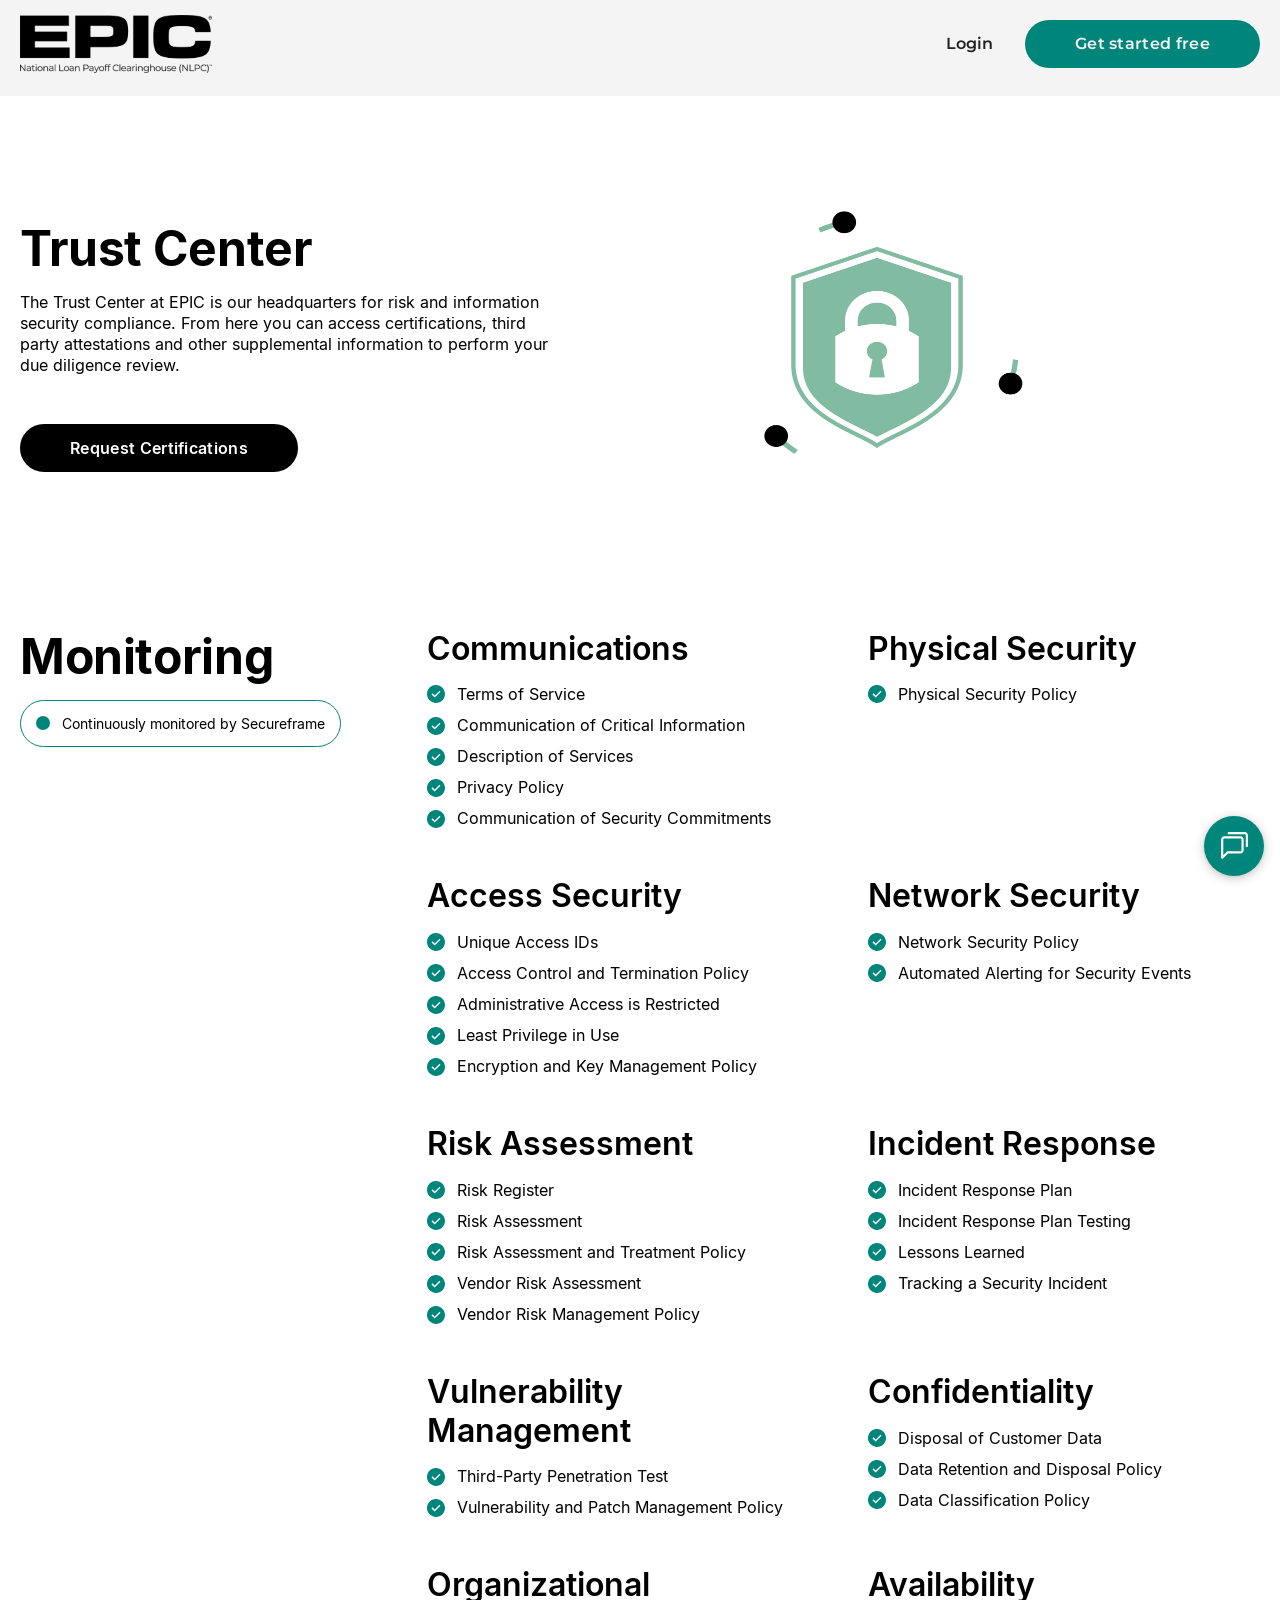
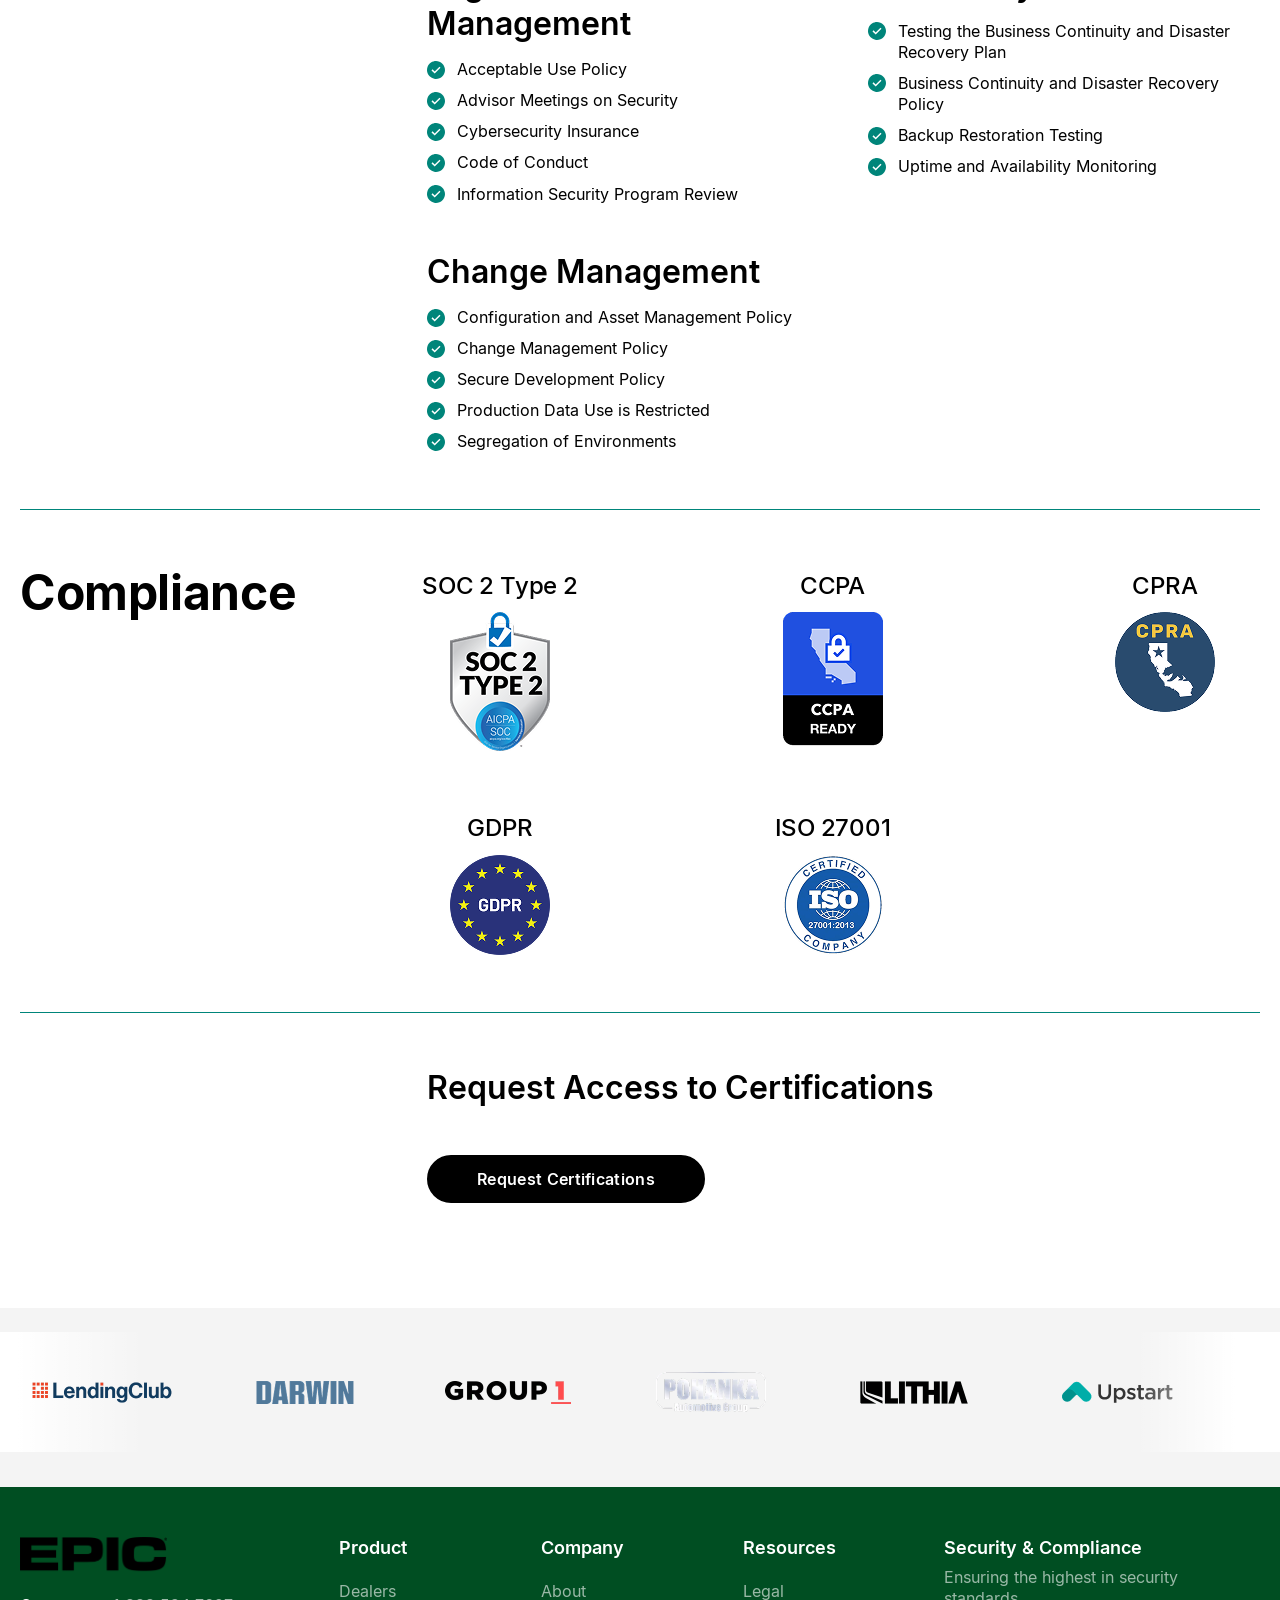
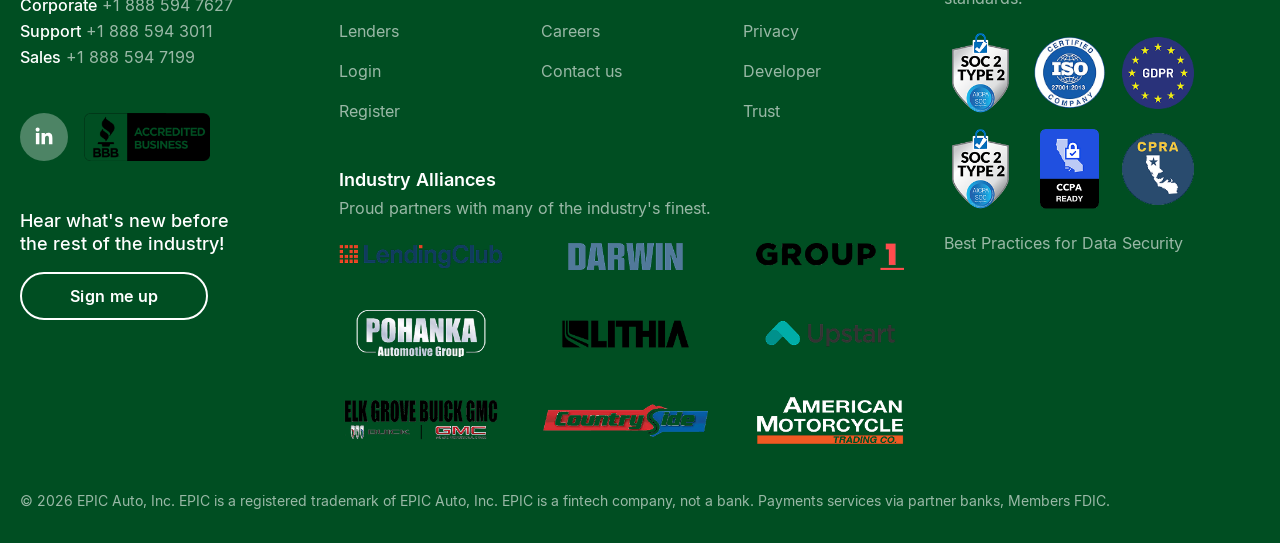
<file: trust-center.html>
<!DOCTYPE html>
<html lang="en">

<head>
    <meta charset="UTF-8">
    <meta name="viewport" content="width=device-width, initial-scale=1.0">
    <title>Trust Center | EPIC</title>
    <link rel="stylesheet" href="assets/css/bootstrap.min.css">
    <link rel="stylesheet" href="assets/css/slick.css">
    <link rel="stylesheet" href="assets/css/fonts.css">
    <link rel="stylesheet" href="assets/css/main.css">
    <link rel="stylesheet" href="assets/css/media-queries.css">
</head>

<body>
    <header class="header-site bg-gray position-fixed top-0 start-0 w-100">
        <div class="cs-container">
            <div class="header-inner d-flex justify-content-between align-items-center">

                <a href="#" class="header-logo d-block">
                    <img src="assets/images/logo.png" alt="">
                </a>

                <div class="header-actions d-flex align-items-center">
                    <a href="#" class="header-login font-montserrat fw-semibold">
                        Login
                    </a>

                    <a href="#" class="btn btn-primary">
                        Get started free
                    </a>
                </div>

                <button class="header-toggle" type="button" aria-label="Toggle navigation" aria-expanded="false">
                    <span></span>
                    <span></span>
                    <span></span>
                </button>

            </div>

            <div class="header-mobile-menu">
                <div class="header-mobile-menu__inner">

                    <a href="#" class="header-login font-montserrat fw-semibold">
                        Login
                    </a>

                    <a href="#" class="btn btn-primary">
                        Get started free
                    </a>

                </div>
            </div>

        </div>
    </header>
    <main id="main">
        <section class="trust-center-hero">
            <div class="cs-container cs-container-lg">
                <div class="trust-center-hero__inner d-flex flex-column flex-md-row  align-items-center">
                    <div class="trust-center-hero__content">
                        <h1 class="text-header-2 fw-bold text-capitalize mb-3">Trust Center</h1>
                        <div class="trust-center-hero__description body-text">
                            <p>The Trust Center at EPIC is our headquarters for risk and information security
                                compliance. From here you can access certifications, third party attestations and other
                                supplemental information to perform your due diligence review.</p>
                        </div>
                        <a href="#" class="btn btn-black mt-4 mt-lg-5">Request Certifications</a>
                    </div>
                    <div class="trust-center-hero__image">
                        <img src="assets/images/trust-center-logo.png" alt="">
                    </div>
                </div>
            </div>
        </section>
        <section class="trust-center-content-sec">
            <div class="cs-container cs-container-lg">
                <div class="trust-center-content  d-flex flex-column flex-xl-row flex-wrap align-items-start">
                    <div class="trust-center-content__left">
                        <h2 class="trust-center-content__heading text-header-2 fw-bold ">
                            Monitoring
                        </h2>
                        <div class="trust-center-content__note d-inline-flex align-items-center mt-3">
                            <div class="dot bg-teal rounded-circle flex-shrink-0"></div>
                            <span>Continuously monitored by Secureframe</span>
                        </div>
                    </div>
                    <div class="trust-center-content__right">
                        <div class="row g-4 g-md-5 trust-center-content__monitoring">
                            <div class="col-md-6 col-lg-4 col-xl-6">
                                <div class="trust-center-content__monitoring-item">
                                    <div class="text-header-3 fw-semibold mb-3 item-title">Communications</div>
                                    <ul class="body-text d-flex flex-column">
                                        <li>Terms of Service</li>
                                        <li>Communication of Critical Information</li>
                                        <li>Description of Services</li>
                                        <li>Privacy Policy</li>
                                        <li>Communication of Security Commitments</li>
                                    </ul>
                                </div>
                            </div>
                            <div class="col-md-6 col-lg-4 col-xl-6">
                                <div class="trust-center-content__monitoring-item">
                                    <div class="text-header-3 fw-semibold mb-3 item-title">Physical Security</div>
                                    <ul class="body-text d-flex flex-column">
                                        <li>Physical Security Policy</li>
                                    </ul>
                                </div>
                            </div>
                            <div class="col-md-6 col-lg-4 col-xl-6">
                                <div class="trust-center-content__monitoring-item">
                                    <div class="text-header-3 fw-semibold mb-3 item-title">Access Security</div>
                                    <ul class="body-text d-flex flex-column">
                                        <li>Unique Access IDs</li>
                                        <li>Access Control and Termination Policy</li>
                                        <li>Administrative Access is Restricted</li>
                                        <li>Least Privilege in Use</li>
                                        <li>Encryption and Key Management Policy</li>
                                    </ul>
                                </div>
                            </div>
                            <div class="col-md-6 col-lg-4 col-xl-6">
                                <div class="trust-center-content__monitoring-item">
                                    <div class="text-header-3 fw-semibold mb-3 item-title">Network Security</div>
                                    <ul class="body-text d-flex flex-column">
                                        <li>Network Security Policy</li>
                                        <li>Automated Alerting for Security Events</li>
                                    </ul>
                                </div>
                            </div>
                            <div class="col-md-6 col-lg-4 col-xl-6">
                                <div class="trust-center-content__monitoring-item">
                                    <div class="text-header-3 fw-semibold mb-3 item-title">Risk Assessment</div>
                                    <ul class="body-text d-flex flex-column">
                                        <li>Risk Register</li>
                                        <li>Risk Assessment</li>
                                        <li>Risk Assessment and Treatment Policy</li>
                                        <li>Vendor Risk Assessment</li>
                                        <li>Vendor Risk Management Policy</li>
                                    </ul>
                                </div>
                            </div>
                            <div class="col-md-6 col-lg-4 col-xl-6">
                                <div class="trust-center-content__monitoring-item">
                                    <div class="text-header-3 fw-semibold mb-3 item-title">Incident Response</div>
                                    <ul class="body-text d-flex flex-column">
                                        <li>Incident Response Plan</li>
                                        <li>Incident Response Plan Testing</li>
                                        <li>Lessons Learned</li>
                                        <li>Tracking a Security Incident</li>
                                    </ul>
                                </div>
                            </div>
                            <div class="col-md-6 col-lg-4 col-xl-6">
                                <div class="trust-center-content__monitoring-item">
                                    <div class="text-header-3 fw-semibold mb-3 item-title">Vulnerability Management
                                    </div>
                                    <ul class="body-text d-flex flex-column">
                                        <li>Third-Party Penetration Test</li>
                                        <li>Vulnerability and Patch Management Policy</li>
                                    </ul>
                                </div>
                            </div>
                            <div class="col-md-6 col-lg-4 col-xl-6">
                                <div class="trust-center-content__monitoring-item">
                                    <div class="text-header-3 fw-semibold mb-3 item-title">Confidentiality
                                    </div>
                                    <ul class="body-text d-flex flex-column">
                                        <li>Disposal of Customer Data</li>
                                        <li>Data Retention and Disposal Policy</li>
                                        <li>Data Classification Policy</li>
                                    </ul>
                                </div>
                            </div>
                            <div class="col-md-6 col-lg-4 col-xl-6">
                                <div class="trust-center-content__monitoring-item">
                                    <div class="text-header-3 fw-semibold mb-3 item-title">Organizational
                                        <br />Management
                                    </div>
                                    <ul class="body-text d-flex flex-column">
                                        <li>Acceptable Use Policy</li>
                                        <li>Advisor Meetings on Security</li>
                                        <li>Cybersecurity Insurance</li>
                                        <li>Code of Conduct</li>
                                        <li>Information Security Program Review</li>
                                    </ul>
                                </div>
                            </div>
                            <div class="col-md-6 col-lg-4 col-xl-6">
                                <div class="trust-center-content__monitoring-item">
                                    <div class="text-header-3 fw-semibold mb-3 item-title">Availability
                                    </div>
                                    <ul class="body-text d-flex flex-column">
                                        <li>Testing the Business Continuity and Disaster Recovery Plan</li>
                                        <li>Business Continuity and Disaster Recovery Policy</li>
                                        <li>Backup Restoration Testing</li>
                                        <li>Uptime and Availability Monitoring</li>
                                    </ul>
                                </div>
                            </div>
                            <div class="col-md-6 col-lg-4 col-xl-6">
                                <div class="trust-center-content__monitoring-item">
                                    <div class="text-header-3 fw-semibold mb-3 item-title">Change Management
                                    </div>
                                    <ul class="body-text d-flex flex-column">
                                        <li>Configuration and Asset Management Policy</li>
                                        <li>Change Management Policy</li>
                                        <li>Secure Development Policy</li>
                                        <li>Production Data Use is Restricted</li>
                                        <li>Segregation of Environments</li>
                                    </ul>
                                </div>
                            </div>
                        </div>
                    </div>
                </div>
                <div class="trust-center-content  d-flex flex-column flex-xl-row flex-wrap align-items-start">
                    <div class="trust-center-content__left">
                        <h2 class="trust-center-content__heading text-header-2 fw-bold ">
                            Compliance
                        </h2>

                    </div>
                    <div class="trust-center-content__right">
                        <div class=" trust-center-content__compliance">
                            <div class="trust-center-content__compliance-item">
                                <div class="text-header-4 fw-medium item-title">SOC 2 Type 2</div>
                                <img src="assets/images/compliance-logo-1.png" alt="" class="item-logo">
                            </div>
                            <div class="trust-center-content__compliance-item">
                                <div class="text-header-4 fw-medium item-title">CCPA</div>
                                <img src="assets/images/compliance-logo-2.png" alt="" class="item-logo">
                            </div>
                            <div class="trust-center-content__compliance-item">
                                <div class="text-header-4 fw-medium item-title">CPRA</div>
                                <img src="assets/images/compliance-logo-3.png" alt="" class="item-logo">
                            </div>
                            <div class="trust-center-content__compliance-item">
                                <div class="text-header-4 fw-medium item-title">GDPR</div>
                                <img src="assets/images/compliance-logo-4.png" alt="" class="item-logo">
                            </div>
                            <div class="trust-center-content__compliance-item">
                                <div class="text-header-4 fw-medium item-title">ISO 27001</div>
                                <img src="assets/images/compliance-logo-5.png" alt="" class="item-logo">
                            </div>

                        </div>
                    </div>
                </div>
                <div class="trust-center-content  d-flex flex-column flex-xl-row flex-wrap align-items-start">
                    <div class="trust-center-content__left d-none d-xl-block">
                    </div>
                    <div class="trust-center-content__right">
                        <div class="trust-center-content__cta">
                            <div class="text-header-3 fw-semibold trust-center-content__cta-title">Request Access to
                                Certifications</div>
                            <a href="#" class="btn btn-black mt-4 mt-lg-5">Request Certifications</a>
                        </div>
                    </div>
                </div>
            </div>
        </section>
        <section class="client-logos-sec bg-gray position-relative overflow-hidden">
            <div class="client-logos__inner d-flex position-relative overflow-hidden">
                <div class="client-logos__track">

                    <div class="client-logos__group">
                        <div class="client-logos__item">
                            <img src="assets/images/client-logo-1.png" alt="">
                        </div>

                        <div class="client-logos__item">
                            <img src="assets/images/client-logo-2.png" alt="">
                        </div>

                        <div class="client-logos__item">
                            <img src="assets/images/client-logo-3.png" alt="">
                        </div>

                        <div class="client-logos__item">
                            <img src="assets/images/client-logo-4.png" alt="">
                        </div>

                        <div class="client-logos__item">
                            <img src="assets/images/client-logo-5.png" alt="">
                        </div>

                        <div class="client-logos__item">
                            <img src="assets/images/client-logo-6.png" alt="">
                        </div>

                        <div class="client-logos__item">
                            <img src="assets/images/client-logo-7.png" alt="">
                        </div>

                        <div class="client-logos__item">
                            <img src="assets/images/client-logo-8.png" alt="">
                        </div>
                        <div class="client-logos__item">
                            <img src="assets/images/client-logo-9.png" alt="">
                        </div>
                        <div class="client-logos__item">
                            <img src="assets/images/client-logo-10.png" alt="">
                        </div>
                    </div>
                    <div class="client-logos__group">
                        <div class="client-logos__item">
                            <img src="assets/images/client-logo-1.png" alt="">
                        </div>

                        <div class="client-logos__item">
                            <img src="assets/images/client-logo-2.png" alt="">
                        </div>

                        <div class="client-logos__item">
                            <img src="assets/images/client-logo-3.png" alt="">
                        </div>

                        <div class="client-logos__item">
                            <img src="assets/images/client-logo-4.png" alt="">
                        </div>

                        <div class="client-logos__item">
                            <img src="assets/images/client-logo-5.png" alt="">
                        </div>

                        <div class="client-logos__item">
                            <img src="assets/images/client-logo-6.png" alt="">
                        </div>

                        <div class="client-logos__item">
                            <img src="assets/images/client-logo-7.png" alt="">
                        </div>

                        <div class="client-logos__item">
                            <img src="assets/images/client-logo-8.png" alt="">
                        </div>
                        <div class="client-logos__item">
                            <img src="assets/images/client-logo-9.png" alt="">
                        </div>
                        <div class="client-logos__item">
                            <img src="assets/images/client-logo-10.png" alt="">
                        </div>
                    </div>
                </div>
            </div>
        </section>

    </main>
    <footer class="footer-site bg-dark-green text-white">
        <div class="cs-container cs-container-lg">
            <div class="footer-main ">
                <div class="footer-col column-1">
                    <a href="#" class="footer-logo d-block">
                        <img class="w-100" src="assets/images/logo-epic.png" alt="">
                    </a>
                    <div class="footer-contact-infos mt-4  d-flex flex-column ">
                        <div class="footer-contact-info">
                            <a href="tel:18885947627">
                                <span class="fw-medium">Corporate</span>
                                <span class="text-white-light">+1 888 594 7627</span>
                            </a>
                        </div>
                        <div class="footer-contact-info">
                            <a href="tel:18885947627">
                                <span class="fw-medium">Support</span>
                                <span class="text-white-light">+1 888 594 3011</span>
                            </a>
                        </div>
                        <div class="footer-contact-info">
                            <a href="tel:18885947627">
                                <span class="fw-medium">Sales</span>
                                <span class="text-white-light">+1 888 594 7199</span>
                            </a>
                        </div>
                    </div>
                    <div class="footer-socials d-flex flex-wrap mt-4 mt-md-5 align-items-center gap-3">
                        <a href="#" class="footer-socials__item flex-shrink-0 footer-linkedn">
                            <img src="assets/images/linkedin-in-brands-solid-full.svg" alt="">
                        </a>
                        <a href="#" class="accredited-business-logo d-block">
                            <img src="assets/images/Accredited-Business.png" alt="">
                        </a>
                    </div>
                    <div class="mt-4 mt-md-5 footer-about">
                        <p class="fw-medium">Hear what's new before the
                            rest of the industry!
                        </p>
                        <a href="#" class="btn btn-white-secondary mt-3">Sign me up</a>
                    </div>
                </div>
                <div class="footer-col column-2">
                    <div class="footer-menus">
                        <div class="footer-menu">
                            <div class="footer-title mb-4 fw-semibold">
                                Product
                            </div>
                            <ul>
                                <li>

                                    <a href="#">Dealers</a>
                                </li>
                                <li>

                                    <a href="#">Lenders</a>
                                </li>
                                <li>

                                    <a href="#">Login</a>
                                </li>
                                <li>

                                    <a href="#">Register</a>
                                </li>
                            </ul>
                        </div>
                        <div class="footer-menu">
                            <div class="footer-title mb-4 fw-semibold">
                                Company
                            </div>
                            <ul>
                                <li>

                                    <a href="about.html">About</a>
                                </li>
                                <li>

                                    <a href="careers.html">Careers</a>
                                </li>
                                <li>

                                    <a href="contact.html">Contact us</a>
                                </li>
                            </ul>
                        </div>
                        <div class="footer-menu">
                            <div class="footer-title mb-4 fw-semibold">
                                Resources
                            </div>
                            <ul>
                                <li>

                                    <a href="#">Legal</a>
                                </li>
                                <li>

                                    <a href="privacy.html">Privacy</a>
                                </li>
                                <li>

                                    <a href="#">Developer</a>
                                </li>
                                <li>

                                    <a href="trust-center.html">Trust</a>
                                </li>
                            </ul>
                        </div>
                    </div>
                    <div class="footer-industry-alliances">
                        <div class="footer-title mb-2 fw-semibold">Industry Alliances
                        </div>
                        <div class="footer-desc mb-4">
                            Proud partners with many of the industry's finest.
                        </div>
                        <div class="footer-industry-alliances__logos ">
                            <div class="footer-industry-alliances__logo">
                                <img src="assets/images/client-logo-1.png" alt="">
                            </div>
                            <div class="footer-industry-alliances__logo">
                                <img src="assets/images/client-logo-2.png" alt="">
                            </div>
                            <div class="footer-industry-alliances__logo">
                                <img src="assets/images/client-logo-3.png" alt="">
                            </div>
                            <div class="footer-industry-alliances__logo">
                                <img src="assets/images/client-logo-4.png" alt="">
                            </div>
                            <div class="footer-industry-alliances__logo">
                                <img src="assets/images/client-logo-5.png" alt="">
                            </div>
                            <div class="footer-industry-alliances__logo">
                                <img src="assets/images/client-logo-6.png" alt="">
                            </div>
                            <div class="footer-industry-alliances__logo">
                                <img src="assets/images/client-logo-7.png" alt="">
                            </div>
                            <div class="footer-industry-alliances__logo">
                                <img src="assets/images/client-logo-8.png" alt="">
                            </div>
                            <div class="footer-industry-alliances__logo">
                                <img src="assets/images/client-logo-9.png" alt="">
                            </div>
                        </div>
                    </div>
                </div>
                <div class="footer-col column-3">
                    <div class="footer-security">
                        <div class="footer-title fw-semibold mb-2">Security & Compliance
                        </div>
                        <div class="footer-desc mb-4">
                            Ensuring the highest in security standards.
                        </div>
                        <div class="footer-security__logos">
                            <div class="footer-security__logo">
                                <img src="assets/images/compliance-logo-1.png" alt="">
                            </div>
                            <div class="footer-security__logo">
                                <img src="assets/images/compliance-logo-5.png" alt="">
                            </div>
                            <div class="footer-security__logo">
                                <img src="assets/images/compliance-logo-4.png" alt="">
                            </div>
                            <div class="footer-security__logo">
                                <img src="assets/images/compliance-logo-1.png" alt="">
                            </div>
                            <div class="footer-security__logo">
                                <img src="assets/images/compliance-logo-2.png" alt="">
                            </div>
                            <div class="footer-security__logo">
                                <img src="assets/images/compliance-logo-3.png" alt="">
                            </div>



                        </div>
                        <div class="footer-desc mt-4">
                            Best Practices for Data Security
                        </div>
                    </div>
                </div>
            </div>
            <div class="footer-copyright mt-5 text-center text-md-start">
                <p>© 2026 EPIC Auto, Inc. EPIC is a registered trademark of EPIC Auto, Inc. EPIC is a fintech company,
                    not a bank. Payments services via partner banks, Members FDIC.</p>
            </div>
        </div>
    </footer>
    <div class="chat-button position-fixed d-flex align-items-center justify-content-center bg-teal rounded-circle ">
        <img src="assets/images/chat-icon.svg" alt="">
    </div>
    <script src="assets/js/jquery-3.7.1.min.js"></script>
    <script src="assets/js/bootstrap.bundle.min.js"></script>
    <script src="assets/js/slick.min.js"></script>
    <script src="assets/js/main.js"></script>
</body>

</html>
</file>
<file: assets/css/fonts.css>
@import url('https://fonts.googleapis.com/css2?family=Montserrat:ital,wght@0,100..900;1,100..900&display=swap');

@font-face {
    font-family: 'Inter';
    src: url('../fonts/Inter-Light.woff2') format('woff2'),
        url('../fonts/Inter-Light.woff') format('woff');
    font-weight: 300;
    font-style: normal;
    font-display: swap;
}

@font-face {
    font-family: 'Inter';
    src: url('../fonts/Inter-LightItalic.woff2') format('woff2'),
        url('../fonts/Inter-LightItalic.woff') format('woff');
    font-weight: 300;
    font-style: italic;
    font-display: swap;
}

@font-face {
    font-family: 'Inter';
    src: url('../fonts/Inter-Medium.woff2') format('woff2'),
        url('../fonts/Inter-Medium.woff') format('woff');
    font-weight: 500;
    font-style: normal;
    font-display: swap;
}

@font-face {
    font-family: 'Inter';
    src: url('../fonts/Inter-MediumItalic.woff2') format('woff2'),
        url('../fonts/Inter-MediumItalic.woff') format('woff');
    font-weight: 500;
    font-style: italic;
    font-display: swap;
}

@font-face {
    font-family: 'Inter';
    src: url('../fonts/Inter-Regular.woff2') format('woff2'),
        url('../fonts/Inter-Regular.woff') format('woff');
    font-weight: normal;
    font-style: normal;
    font-display: swap;
}

@font-face {
    font-family: 'Inter';
    src: url('../fonts/Inter-SemiBold.woff2') format('woff2'),
        url('../fonts/Inter-SemiBold.woff') format('woff');
    font-weight: 600;
    font-style: normal;
    font-display: swap;
}

@font-face {
    font-family: 'Inter';
    src: url('../fonts/Inter-SemiBoldItalic.woff2') format('woff2'),
        url('../fonts/Inter-SemiBoldItalic.woff') format('woff');
    font-weight: 600;
    font-style: italic;
    font-display: swap;
}

@font-face {
    font-family: 'Inter';
    src: url('../fonts/Inter-Bold.woff2') format('woff2'),
        url('../fonts/Inter-Bold.woff') format('woff');
    font-weight: bold;
    font-style: normal;
    font-display: swap;
}

@font-face {
    font-family: 'Inter';
    src: url('../fonts/Inter-BoldItalic.woff2') format('woff2'),
        url('../fonts/Inter-BoldItalic.woff') format('woff');
    font-weight: bold;
    font-style: italic;
    font-display: swap;
}

@font-face {
    font-family: 'Inter';
    src: url('../fonts/Inter-Italic.woff2') format('woff2'),
        url('../fonts/Inter-Italic.woff') format('woff');
    font-weight: normal;
    font-style: italic;
    font-display: swap;
}
</file>
<file: assets/css/main.css>
:root {
    --color-teal: #00857A;
    --color-gray: #F4F4F4;
    --color-dark-green: #004E22;
}

*,
*:before,
*:after {
    box-sizing: border-box;
}

* {
    margin: 0;
    padding: 0;
    font: inherit;
}

img,
picture,
svg,
video {
    display: block;
    max-width: 100%;
}

input,
select,
textarea {
    background-color: transparent;
    outline: none;
}

button {
    cursor: pointer;
    background-color: transparent;
    outline: none;
    border: 0;
}

a {
    text-decoration: none;
    color: inherit;
    transition: all 0.3s ease-in-out;
}

body {
    min-height: 100vh;
    font-weight: 400;
    font-size: 16px;
    line-height: 1;
    font-family: "Inter", sans-serif;
    color: #000;
}

h1,
h2,
h3,
h4,
h5,
h6 {
    margin: 0;
}

em {
    font-style: italic;
}

strong {
    font-weight: bolder;
}

p:last-child,
p:last-of-type {
    margin-bottom: 0;
}

.btn {
    display: inline-block;
    font-weight: 600;
    font-size: 16px;
    letter-spacing: 0.32px;
    text-align: center;
    vertical-align: middle;
    padding: 10px 48px;
    border-radius: 99px;
    border: 2px solid transparent;
    transition: all 0.3s ease-in-out;
    outline: none;
    background: transparent;

}

.btn-small {
    padding: 10px 20px;
}

.btn-primary {
    background: var(--color-teal);
    color: var(--color-gray);
}

.btn-primary:hover {
    background: #006F66;
    border-color: #006F66;

}

.btn-black {
    color: #fff;
    background: #000;
    border-color: #000;
}

.btn-black:hover {
    background: var(--color-teal);
    border-color: var(--color-teal);
    color: #fff;
}

.btn-black-secondary {
    color: #000;
    border-color: #000;
}

.btn-black-secondary:hover {
    background: #000;
    color: #fff;
}

.btn-white-secondary {
    color: #fff;
    border-color: #fff;
}

.btn-white-secondary:hover {
    background: #000;
    color: #fff;
}

/* Custom Class */
.text-header-1 {
    font-size: 80px;
    letter-spacing: -2.75px;
}

.text-header-2 {
    font-size: 48px;
    letter-spacing: -0.38px;
    line-height: 1.125;
}

.text-header-3 {
    font-size: 32px;
    line-height: 120%;
}

.text-header-4 {
    font-size: 24px;
    line-height: 140%;
    letter-spacing: -0.24px;
}

.body-text {
    font-size: 16px;
    line-height: 132%;
}

.body-text a:hover {
    color: var(--color-teal);
}

.section-padding {
    padding: 80px 0;
}

.section-label {
    font-weight: 500;
    font-size: 16px;
    line-height: 26px;
    text-transform: uppercase;
}

.section-heading {
    font-size: 60.8px;
    line-height: 66.88px;
    letter-spacing: -0.61px;
    margin-bottom: 64px;
}

.font-montserrat {
    font-family: "Montserrat", sans-serif;
}

.text-primary {
    color: var(--color-teal) !important;
}

.text-white-light {
    color: rgba(255, 255, 255, 0.6);
}

.bg-teal {
    background-color: var(--color-teal) !important;
}

.bg-gray {
    background-color: var(--color-gray) !important;
}

.bg-dark-green {
    background-color: var(--color-dark-green) !important;
}

.header-site {
    z-index: 99;
    padding: 15px 0 23px;
}

.cs-container {
    max-width: 1320px;
    padding: 0 20px;
    margin: 0 auto;
}

.cs-container-lg {
    max-width: 1368px;
}

.header-logo {
    max-width: 192px;
}

.header-logo img {
    width: 100%;
}

.header-login {
    font-size: 16px;
    color: #222222;
}

.header-login:hover {
    color: var(--color-teal);
}

.header-actions {
    gap: 32px;
}

.header-actions .btn {
    font-family: "Montserrat", sans-serif;
}

.header-toggle,
.header-mobile-menu {
    display: none;
}

.about-hero__inner {
    padding: 225px 0 190px;
}

.about-hero__left {
    width: calc(58.36% - 8px);
}

.about-hero__right {
    width: calc(41.64% - 8px);
}

.about-hero__heading {
    letter-spacing: -2.75px;
    max-width: 630px;
    margin-top: -8px;
}

.about-hero__heading img {
    height: 75px;
}

.about-hero__heading .cs-heading-image {
    vertical-align: middle;
    margin-left: 20px;
    margin-top: -12px;
}

.cs-heading-image {
    position: relative;
    display: inline-block;
}

.cs-heading-image::before {
    content: "";
    position: absolute;
    inset: 0;
    background-color: #00857A;
    mix-blend-mode: screen;
}




.about-hero__stats {
    display: grid;
    grid-template-columns: 1.4fr 1fr;
    grid-gap: 28px;
    margin-top: 80px;
}

.about-hero__stat-item .item-value {
    line-height: 1.25;
    letter-spacing: -2.75px;
}

.about-hero__stat-item .item-label {
    font-size: 24px;
    line-height: 140%;
    letter-spacing: -0.24px;
    margin-top: 8px;
}

.about-hero__deco {
    position: absolute;
    bottom: -17%;
    left: -41%;
}

.about-hero__car {
    position: absolute;
    bottom: 0%;
    left: 1%;
    width: 50.5%;
}


.about-culture__left {
    width: 50.7%;
    padding-right: 156px;
}

.about-culture__right {
    width: 49.3%;
}

.about-culture__heading {
    line-height: 1.4;
}

.about-culture__desc {
    margin-top: 40px;
}

.faq-item {
    border-top: 1px solid var(--color-teal);
}

.faq-item:last-child {
    border-bottom: 1px solid var(--color-teal);
}

.faq-question {
    width: 100%;
    padding: 20px 0;
    border: 0;
    background: transparent;
    display: flex;
    align-items: center;
    justify-content: space-between;
    color: #fff;
    font-size: 24px;
    font-weight: 500;
    line-height: 1.4;
    letter-spacing: -0.24px;
    cursor: pointer;
    text-align: left;
}

.faq-question:focus {
    outline: none;
}

.faq-icon {
    position: relative;
    width: 32px;
    height: 32px;
    flex-shrink: 0;
    transition: all 0.3s ease;
}

.faq-icon img {
    width: 100%;
    height: 100%;
    object-fit: contain;
}


.faq-answer {
    display: none;
    overflow: hidden;
}

.faq-answer-inner {
    padding: 0 25px 18px 0;
}

.faq-answer p {
    font-size: 18px;
    line-height: 1.6;
}

.faq-item.active .faq-icon {
    transform: rotate(180deg);
}

.about-careers-sec {
    padding: 73px 0;
}

.about-careers__box {
    max-width: 1245px;
    box-shadow: 0px 0px 50px 0px #00000040;
    padding: 80px;
    row-gap: 32px;
}

.about-careers__box .box-left {
    width: 47%;
    padding-right: 79px;
}

.about-careers__box .box-right {
    width: 53%;
}

.about-careers__heading {
    font-size: 72px;
    line-height: 66.88px;
    letter-spacing: -0.61px;
    margin-bottom: 24px;
}

.about-careers__desc {
    font-size: 20px;
    line-height: 1.6;
}

.about-careers__btn {
    margin-top: 41px;
}

.about-careers__deco {
    position: absolute;
    top: -52%;
    right: -27%;
    transform: rotateY(180deg);
}



.about-teams__list {
    display: grid;
    grid-template-columns: repeat(4, 1fr);
    grid-gap: 69px 8px;
}

.about-teams__card {
    display: flex;
    flex-direction: column;
    gap: 16px;
}

.about-teams__card .card-image {
    aspect-ratio: 314/376;
    display: block;
    overflow: hidden;
    border-radius: 8px;
    position: relative;
}

.about-teams__card .card-image::before {
    content: "";
    position: absolute;
    inset: 0;
    background: rgba(0, 0, 0, 0.5);
    opacity: 0;
    visibility: hidden;
    transition: all 0.3s ease;
    pointer-events: none;
}

.about-teams__card .card-image img {
    width: 100%;
    height: 100%;
    object-fit: cover;
}

.about-teams__card .card-title {
    font-weight: 500;
}

.about-teams__card .card-link {
    position: absolute;
    left: 50%;
    transform: translateX(-50%);
    bottom: 32px;
    z-index: 2;
    display: inline-flex;
    align-items: center;
    justify-content: center;
    gap: 8px;
    opacity: 0;
    visibility: hidden;
    transition: all 0.3s ease;
    font-weight: 600;
    font-size: 14.4px;
    text-transform: uppercase;
    color: #fff;
}

.about-teams__card:hover .card-image::before {
    opacity: 1;
    visibility: visible;
}

.about-teams__card:hover .card-link {
    opacity: 1;
    visibility: visible;
}


.board-directors-sec .section-heading,
.advisory-council-sec .section-heading {
    margin-bottom: 40px;
}

.advisory-council-sec .about-teams__list {
    grid-template-columns: repeat(3, 1fr);
}

.advisory-council-sec .about-teams__card .card-image {
    aspect-ratio: 421/376;
}

.investment-team-sec .section-heading {
    margin-bottom: 64px;
}

.investment-team__list {
    display: grid;
    grid-template-columns: repeat(3, 1fr);
    grid-gap: 63px;
}

.investment-team__card {
    min-height: 159px;
    box-shadow: 0px 0px 50px 0px #00000040;
    background: #F2F2F2;
    border-radius: 16px;
    overflow: hidden;
    display: flex;
    justify-content: center;
    align-items: center;
    padding: 40px 20px;
}

.investment-team__card img {
    max-height: 76px;
}

.cta-sec {
    padding: 24px 0 118px;
}

.cta-box {
    box-shadow: 0px 0px 50px 0px #00000040;
    padding: 97px 112px 93px 120px;
}

.cta-box .box-left {
    width: 50.5%;
    padding-right: 48px;
}

.cta-box .box-right {
    width: 49.5%;
}

.cta-heading {
    font-size: 87.9px;
    line-height: 79.13px;
    letter-spacing: -2.64px;
}

.cta-desc {
    font-size: 24px;
    line-height: 120%;
}

.cta-btns {
    margin-top: 36px;
}

.client-logos-sec {
    padding: 64px 0 75px;
}

.client-logos-sec::before,
.client-logos-sec::after {
    content: "";
    position: absolute;
    width: 144px;
    height: 120px;
    top: 24px;
    pointer-events: none;
}

.client-logos-sec::before {
    left: 0;
    background: linear-gradient(90deg, #FFFFFF 12%, rgba(255, 255, 255, 0) 100%);
}

.client-logos-sec::after {
    right: 0;
    background: linear-gradient(90deg, rgba(255, 255, 255, 0) 0%, #FFFFFF 69%);
}


.client-logos__track {
    display: flex;
    width: max-content;
    height: 100%;
    animation: clientLogoScroll 25s linear infinite;
}

.client-logos__group {
    display: flex;
    align-items: center;
    flex-shrink: 0;
}

.client-logos__item {
    width: 140px;
    height: 100%;
    display: flex;
    align-items: center;
    justify-content: center;
    margin: 0 31.5px;
    flex-shrink: 0;
}

.client-logos__item img {
    display: block;
    width: auto;
    max-height: 40px;
    object-fit: contain;
}

@keyframes clientLogoScroll {
    from {
        transform: translate3d(0, 0, 0);
    }

    to {
        transform: translate3d(-50%, 0, 0);
    }
}

.client-logos__inner:hover .client-logos__track {
    animation-play-state: paused;
}

.footer-site {
    padding: 50px 0 32px;
}

.footer-main {
    display: grid;
    grid-template-columns: 1fr 2fr 1.1fr;
    grid-gap: 32px;
}

.footer-logo {
    max-width: 147px;
}

.footer-contact-infos {
    font-size: 16px;
    gap: 10px;
}

.footer-contact-info a span {
    transition: all 0.3s ease-in-out;
}

.footer-contact-info a:hover span {
    color: #fff;
}

.footer-socials__item {
    width: 48px;
    height: 48px;
    display: flex;
    justify-content: center;
    align-items: center;
    padding: 12px;
    background: rgba(255, 255, 255, 0.3);
    border-radius: 50%;
}

.accredited-business-logo img {
    max-height: 48px;
}

.footer-about p {
    font-size: 18px;
    line-height: 1.32;
    max-width: 240px;
}

.footer-title {
    font-size: 18px;
    line-height: 1.2;
}

.footer-desc {
    color: rgba(255, 255, 255, 0.6);
    font-size: 16px;
    line-height: 1.32;
}

.footer-menu ul {
    list-style: none;
    padding: 0;
    margin: 0;
    display: flex;
    flex-direction: column;
    gap: 24px;
}

.footer-menu ul li a {
    color: rgba(255, 255, 255, 0.6);
}

.footer-menu ul li a:hover {
    color: #fff;
}

.footer-menus {
    display: grid;
    grid-template-columns: repeat(3, 1fr);
    grid-gap: 32px;
}

.footer-industry-alliances {
    margin-top: 50px;
}


.footer-industry-alliances__logos {
    display: grid;
    grid-template-columns: repeat(3, 1fr);
    grid-gap: 40px;
}

.footer-industry-alliances__logo {
    display: flex;
    justify-content: center;
    align-items: center;
}

.footer-security__logos {
    display: grid;
    grid-template-columns: repeat(3, 1fr);
    grid-gap: 16px;
    max-width: 250px;
}

.footer-security__logo {
    display: flex;
    justify-content: center;
    align-items: center;
}

.footer-security__logo img {
    max-height: 80px;
}

.footer-copyright {
    color: rgba(255, 255, 255, 0.6);
    font-size: 14px;
    line-height: 1.32;
}

.chat-button {
    z-index: 9999;
    right: 16px;
    bottom: 24px;
    width: 60px;
    height: 60px;
    cursor: pointer;
    box-shadow: 0px 2px 12px 0px #00000033, 0px 1px 4px 0px #0000001A;
    transition:
        all 0.3s ease;
}

.chat-button img {
    width: 32px;
}

.chat-button:hover {
    transform: translateY(-3px);
    box-shadow: 0 6px 16px rgba(0, 0, 0, 0.2);
}

/* Careers Page */
.careers-hero {
    min-height: 826px;
}

.careers-join-team-sec {
    padding: 70px 0 80px;
}

.careers-join-team__left {
    width: 59.2%;
    padding-right: 80px;
}

.careers-join-team__right {
    width: 40.8%;
}


.careers-join-team-sec .cs-heading-image img {
    height: 75px;
}

.careers-join-team__btn {
    margin-top: 52px;
}

.careers-layout-sec {
    padding: 66px 0;
}

.careers-layout__left {
    width: 50.3%;
    padding-right: 134px;
}

.careers-layout-reverse-sec .careers-layout__left {
    padding-left: 134px;
    padding-right: 0;
}

.careers-layout__right {
    width: 49.7%;
}

.careers-teams-sec {
    padding: 120px 0 117px;
}

.careers-teams__heading {
    margin-bottom: 44px;
}

.careers-teams__list {
    display: grid;
    grid-template-columns: repeat(3, 1fr);
    grid-gap: 24px;
}

.careers-teams__card {
    border-radius: 8px;
    box-shadow: 0px 0px 50px 0px #00000040;
    background: #fff;
}

.careers-teams__card .card-icon {
    padding: 66px 32px;
    display: flex;
    justify-content: center;
    align-items: center;
}

.careers-teams__card .card-icon img {
    width: 112px;
    height: 112px;
    object-fit: contain;
}

.careers-teams__card .card-content {
    padding: 32px 32px 85px;
    display: flex;
    flex-direction: column;
    gap: 12px;
}

.career-opportunities-sec {
    padding: 126px 0;
}

.career-opportunities__header {
    margin-bottom: 40px;
}

.career-opportunities__list {
    display: grid;
    grid-template-columns: repeat(3, 1fr);
    grid-gap: 32px;
}

.career-opportunities__card {
    min-height: 200px;
    background-color: #fff;
    box-shadow: 0px 0px 50px 0px #00000040;
    padding: 16px 22px;
    border-radius: 8px;
    display: flex;
    flex-direction: column;
    justify-content: space-between;
    gap: 32px;
}

.career-opportunities__card .card-bottom {
    display: flex;
    justify-content: space-between;
    align-items: center;
    flex-wrap: wrap;
    gap: 16px 24px;
}

.career-opportunities__card .card-infos {
    display: flex;
    flex-direction: column;
    gap: 4px;
    font-size: 14px;
    line-height: 1.6;
}

.career-opportunities__card .card-role {
    font-weight: 600;
}

.career-opportunities__card .card-locations {
    display: flex;
    gap: 8px;
}

.career-opportunities__card .card-locations img {
    flex-shrink: 0;
    width: 24px;
}

.career-opportunities__card .card-btn {
    padding: 8px 27px;
    font-family: "Inter", sans-serif;
    line-height: 1;
}

/* Contact Page */
.contact-main-sec {
    padding: 173px 0 106px;
}

.contact-main__left {
    width: 50.45%;
    padding-right: 109px;
}

.contact-main__right {
    width: 49.55%;
}

.contact-main__heading {
    margin-bottom: 32px;
}

.contact-main-sec .section-label {
    margin-bottom: 12px;
}

/* Privacy Page */
.privacy-main-sec {
    padding: 205px 0 102px;
}

.privacy-main-sec .cs-container {
    max-width: 920px;
}

.privacy-main__heading {
    margin-bottom: 40px;
}

.privacy-main__header {
    margin-bottom: 104px;
}

.privacy-main__infos {
    margin-top: 80px;
}

.privacy-main__infos-content {
    font-size: 11px;
    line-height: 140%;
}

.privacy-main__infos-content ul {
    display: flex;
    flex-direction: column;
    gap: 16px;
    padding-left: 20px;
    margin: 0;
}

/* Trust Center Page */
.trust-center-hero {
    padding: 132px 0 67px;
}

.trust-center-hero__inner {
    gap: 80px;
}

.trust-center-hero__content {
    max-width: 544px;
}

.trust-center-hero__image {
    max-width: 466px;
    min-width: 320px;
}

.trust-center-content-sec {
    padding-bottom: 105px;
}

.trust-center-content {
    gap: 80px;
    padding-bottom: 56px;
    margin-bottom: 56px;
    border-bottom: 1px solid var(--color-teal);
}

.trust-center-content:last-child {
    margin-bottom: 0;
    padding-bottom: 0;
    border-bottom: none;
}

.trust-center-content__left {
    width: 327px;
    position: sticky;
    top: 110px;
}

.trust-center-content__right {
    width: calc(100% - 327px - 80px);
}

.trust-center-content__note {
    gap: 12px;
    font-size: 14px;
    line-height: 180%;
    padding: 10px 15px;
    border-radius: 99px;
    border: 1px solid var(--color-teal);
    background: #fff;
}

.trust-center-content__note .dot {
    width: 14px;
    height: 14px;
}


.trust-center-content__monitoring-item ul {
    list-style: none;
    padding: 0;
    margin: 0;
    gap: 10px;
}

.trust-center-content__monitoring-item ul li {
    position: relative;
    padding-left: 30px;
}

.trust-center-content__monitoring-item ul li::before {
    content: "";
    position: absolute;
    left: 0;
    top: 1.5px;
    width: 18px;
    height: 18px;
    background: url('../images/check-icon.svg') no-repeat center / contain;
}

.trust-center-content__compliance {
    display: grid;
    grid-template-columns: 190px 190px 190px;
    grid-gap: 56px;
    justify-content: space-between;
    margin-left: -22px;
}

.trust-center-content__compliance-item {
    display: flex;
    flex-direction: column;
    align-items: center;
    gap: 10px;
}

.trust-center-content__compliance-item .item-title {
    margin-top: 3px;
}

.trust-center-content__compliance-item .item-logo {
    max-height: 140px;
}
</file>
<file: assets/css/media-queries.css>
@media (max-width:1199px) {
    .text-header-1 {
        font-size: 64px;
    }

    .about-careers__heading {
        font-size: 60px;
    }

    .section-heading {
        font-size: 58px;
    }

    .cta-heading {
        font-size: 70px;
        line-height: 1.2;
    }

    .about-hero__stats {
        grid-template-columns: 1fr;
        gap: 24px;
        margin-top: 48px;
    }

    .about-hero__heading img {
        height: 1em;
    }

    .about-hero__car {
        width: 55%;
    }

    .about-hero__inner {
        padding-top: 200px;
    }

    .about-culture__left {
        padding-right: 80px;
    }

    .about-careers__box {
        padding: 60px 20px;
    }

    .cta-box {
        padding: 100px 60px;
    }

    .footer-industry-alliances__logos,
    .footer-menus {
        gap: 24px;
    }

    .footer-security__logos {
        gap: 12px;
    }

    .careers-join-team-sec .cs-heading-image img {
        height: 60px;
    }

    .careers-join-team__left {
        padding-right: 50px;
    }

    .careers-layout__left {
        padding-right: 80px;
    }

    .careers-layout-reverse-sec .careers-layout__left {
        padding-left: 80px;
    }

    .contact-main__left {
        padding-right: 80px;
    }

    .trust-center-content__left {
        width: 100%;
        position: static;
    }

    .trust-center-content__right {
        width: 100%;
    }

    .trust-center-content {
        gap: 60px;
    }

    .trust-center-content__compliance {
        margin-left: 0;
    }
}

@media (max-width:991px) {
    .text-header-1 {
        font-size: 55px;
    }

    .text-header-2 {
        font-size: 40px;
    }

    .text-header-3 {
        font-size: 28px;
    }

    .text-header-4 {
        font-size: 22px;
    }

    .about-hero__left,
    .about-hero__right {
        width: 100%;
    }

    .about-hero__stats {
        grid-template-columns: repeat(2, 1fr);
        gap: 32px;
        margin-top: 32px;
    }

    .about-hero__stat-item .item-label {
        font-size: 22px;
    }

    .about-hero__car {
        width: 65%;
    }

    .about-hero__inner {
        padding-top: 160px;
    }

    .about-hero__heading {
        max-width: 480px;
    }


    .about-hero__heading .cs-heading-image {
        margin-left: 12px;
    }

    .about-culture__left {
        padding-right: 48px;
    }

    .faq-question {
        font-size: 22px;
    }

    .about-culture__desc {
        margin-top: 24px;
    }

    .about-careers__desc {
        font-size: 18px;
    }

    .about-careers__box .box-left {
        padding-right: 32px;
        width: 50%;
    }

    .about-careers__box .box-right {
        width: 50%;
    }

    .about-careers__heading {
        font-size: 50px;
        line-height: 1.2;
        margin-bottom: 20px;
    }

    .about-teams__list {
        display: grid;
        grid-template-columns: repeat(2, 1fr);
        gap: 48px 8px;
    }

    .section-heading {
        font-size: 48px;
        line-height: 1.2;
        margin-bottom: 50px;
    }

    .advisory-council-sec .about-teams__list {
        grid-template-columns: repeat(2, 1fr);
    }

    .investment-team__list {
        gap: 40px;
    }

    .investment-team-sec .section-heading {
        margin-bottom: 48px;
    }

    .cta-box {
        padding: 60px 20px;
    }

    .cta-heading {
        font-size: 60px;
    }

    .cta-desc {
        font-size: 22px;
    }

    .client-logos__item {
        margin: 0 20px;
    }

    .client-logos-sec::before,
    .client-logos-sec::after {
        width: 120px;
    }

    .footer-main {
        grid-template-columns: repeat(2, 1fr);
    }

    .careers-join-team-sec .cs-heading-image img {
        height: 52px;
    }

    .careers-hero {
        min-height: 70vh;
    }

    .careers-layout__left {
        padding-right: 40px;
    }

    .careers-layout-reverse-sec .careers-layout__left {
        padding-left: 40px;
    }

    .careers-teams__list {
        grid-template-columns: repeat(2, 1fr);
    }

    .careers-teams__card .card-icon {
        padding: 32px 24px;
    }

    .careers-teams__card .card-content {
        padding: 24px 24px 48px;
    }

    .careers-teams-sec {
        padding: 80px 0 100px;
    }

    .career-opportunities-sec {
        padding: 100px 0;
    }

    .career-opportunities__list {
        grid-template-columns: repeat(2, 1fr);
    }

    .career-opportunities__card {
        padding: 20px;
    }

    .contact-main__inner {
        gap: 48px;
    }

    .contact-main__left,
    .contact-main__right {
        width: 100%;
        padding: 0;
    }

    .privacy-main-sec {
        padding-top: 160px;
    }

    .trust-center-hero__inner {
        gap: 40px;
    }

    .trust-center-content__compliance {
        grid-template-columns: repeat(3, 1fr);
    }
}

@media (max-width:767px) {
    .text-header-1 {
        font-size: 42px;
    }

    .text-header-2 {
        font-size: 36px;
    }

    .text-header-3 {
        font-size: 24px;
    }

    .text-header-4 {
        font-size: 20px;
    }

    .section-padding {
        padding: 60px 0;
    }

    .section-label {
        font-size: 14px;
        line-height: 1.6;
    }

    .header-site {
        padding: 16px 0;
    }

    .cs-container {
        padding: 0 16px;
    }

    .header-logo {
        max-width: 145px;
    }

    .header-actions {
        display: none !important;
    }

    .header-toggle {
        width: 42px;
        height: 42px;
        padding: 0;
        border: 0;
        background: transparent;

        display: flex;
        flex-direction: column;
        justify-content: center;
        align-items: center;
        gap: 5px;

        cursor: pointer;
    }

    .header-toggle span {
        display: block;
        width: 24px;
        height: 2px;
        background: var(--color-teal);
        border-radius: 2px;

        transition:
            transform 0.25s ease,
            opacity 0.25s ease;
    }

    .header-mobile-menu {
        display: block;
        padding: 20px;
        position: absolute;
        left: 0;
        top: 100%;
        width: 100%;
        background: var(--color-gray);
        transform: scaleY(0);
        transform-origin: top;
        opacity: 0;
        visibility: hidden;
        transition: all 0.4s ease;
    }

    .header-mobile-menu.active {
        transform: scaleY(1);
        opacity: 1;
        visibility: visible;
    }

    .header-mobile-menu__inner {
        display: flex;
        flex-direction: column;
        align-items: stretch;
        gap: 12px;

        padding: 20px 0 8px;
        border-top: 1px solid rgba(0, 0, 0, 0.1);
    }

    .header-mobile-menu .header-login {
        display: block;
        padding: 10px 0;
        text-align: center;
    }

    .header-mobile-menu .btn {
        width: 100%;
    }

    .header-toggle.is-active span:nth-child(1) {
        transform: translateY(7px) rotate(45deg);
    }

    .header-toggle.is-active span:nth-child(2) {
        opacity: 0;
    }

    .header-toggle.is-active span:nth-child(3) {
        transform: translateY(-7px) rotate(-45deg);
    }

    .about-hero__heading .cs-heading-image {
        margin-top: -6px;
        margin-left: 8px;
    }

    .about-hero__stat-item .item-label {
        font-size: 20px;
    }

    .about-hero__stats {
        grid-template-columns: 1fr;
        gap: 24px;
    }

    .about-hero__car {
        width: 100%;
    }

    .about-hero__inner {
        padding: 120px 0 160px;
    }

    .about-hero__deco {
        bottom: -11%;
        left: -22%;

    }

    .about-culture-sec {
        padding: 60px 0;
    }

    .about-culture__left,
    .about-culture__right {
        width: 100%;
        padding: 0;
    }

    .about-culture__inner {
        gap: 48px;
    }

    .about-culture__desc {
        margin-top: 16px;
    }

    .faq-question {
        font-size: 20px;
    }

    .faq-answer p {
        font-size: 16px;
    }

    .faq-icon {
        width: 24px;
        height: 24px;
    }

    .about-careers__box .box-left,
    .about-careers__box .box-right {
        width: 100%;
        padding: 0;
    }

    .about-careers__heading {
        margin-bottom: 16px;
        font-size: 42px;
    }

    .about-careers-sec {
        padding: 60px 0;
    }

    .about-careers__box {
        padding: 40px 20px;
    }

    .about-careers__deco {
        top: 0;
        right: -10%;
    }

    .about-teams__list {
        grid-template-columns: 1fr;
        gap: 32px;
    }

    .about-teams-sec {
        padding: 60px 0;
    }

    .section-heading {
        font-size: 40px;
        margin-bottom: 32px;
    }

    .board-directors-sec,
    .advisory-council-sec {
        padding: 60px 0;
    }

    .advisory-council-sec .about-teams__list {
        grid-template-columns: 1fr;
    }

    .investment-team__list {
        grid-template-columns: 1fr;
        gap: 32px;
    }

    .cta-box .box-left,
    .cta-box .box-right {
        width: 100%;
        padding: 0;
    }

    .cta-heading {
        font-size: 48px;
    }

    .cta-box {
        gap: 30px;
    }

    .cta-desc {
        font-size: 20px;
    }

    .cta-btns {
        margin-top: 30px;
    }

    .cta-sec {
        padding-bottom: 80px;
    }

    .client-logos-sec {
        padding: 48px 0;
    }

    .client-logos__item {
        margin: 0 12px;
    }

    .client-logos-sec::before,
    .client-logos-sec::after {
        width: 80px;
        height: 100px;
        top: 50%;
        transform: translateY(-50%);
    }

    .footer-main {
        grid-template-columns: 1fr;
        gap: 48px;
    }

    .footer-industry-alliances__logos {
        grid-template-columns: repeat(2, 1fr);
    }

    .footer-menus {
        grid-template-columns: repeat(2, 1fr);
        gap: 40px 24px;
    }

    .chat-button {
        width: 50px;
        height: 50px;
        right: 10px;
        bottom: 20px;
    }

    .chat-button img {
        width: 24px;
    }

    .careers-join-team__left,
    .careers-join-team__right {
        width: 100%;
        padding: 0;
    }

    .careers-join-team__inner {
        gap: 24px;
    }

    .careers-join-team__btn {
        margin-top: 32px;
    }

    .careers-join-team-sec {
        padding: 40px 0 60px;
    }

    .careers-join-team-sec .cs-heading-image img {
        height: 40px;
    }

    .careers-layout__left,
    .careers-layout__right {
        width: 100%;
        padding: 0;
    }

    .careers-layout-reverse-sec .careers-layout__left {
        padding: 0;
    }

    .careers-layout__inner {
        gap: 32px;
    }

    .careers-layout-sec {
        padding: 60px 0;
    }

    .careers-teams__list {
        grid-template-columns: 1fr;
    }

    .careers-teams__card .card-content {
        padding: 20px 20px 40px;
    }

    .careers-teams__card .card-icon {
        padding: 32px 20px;
    }

    .careers-teams-sec {
        padding: 60px 0 80px;
    }

    .careers-teams__heading {
        margin-bottom: 40px;
    }

    .career-opportunities__list {
        grid-template-columns: 1fr;
    }

    .career-opportunities-sec {
        padding: 60px 0 80px;
    }

    .contact-main-sec {
        padding: 120px 0 80px;
    }

    .contact-main__heading {
        margin-bottom: 20px;
    }

    .privacy-main__heading {
        margin-bottom: 30px;
    }

    .privacy-main__header {
        margin-bottom: 70px;
    }

    .privacy-main__infos {
        margin-top: 60px;
    }

    .privacy-main-sec {
        padding: 120px 0 80px;
    }

    .trust-center-hero__content {
        max-width: 100%;
    }

    .trust-center-hero__image {
        min-width: auto;
    }

    .trust-center-hero__inner {
        gap: 30px;
    }

    .trust-center-hero {
        padding: 120px 0 40px;
    }

    .trust-center-content {
        gap: 32px;
    }

    .trust-center-content__compliance {
        grid-template-columns: repeat(2, 1fr);
        gap: 32px 24px;
    }

    .trust-center-content__compliance-item .item-logo {
        max-height: 100px;
    }

    .trust-center-content-sec {
        padding-bottom: 80px;
    }

    .trust-center-content {
        padding-bottom: 48px;
        margin-bottom: 48px;
    }
}
</file>
